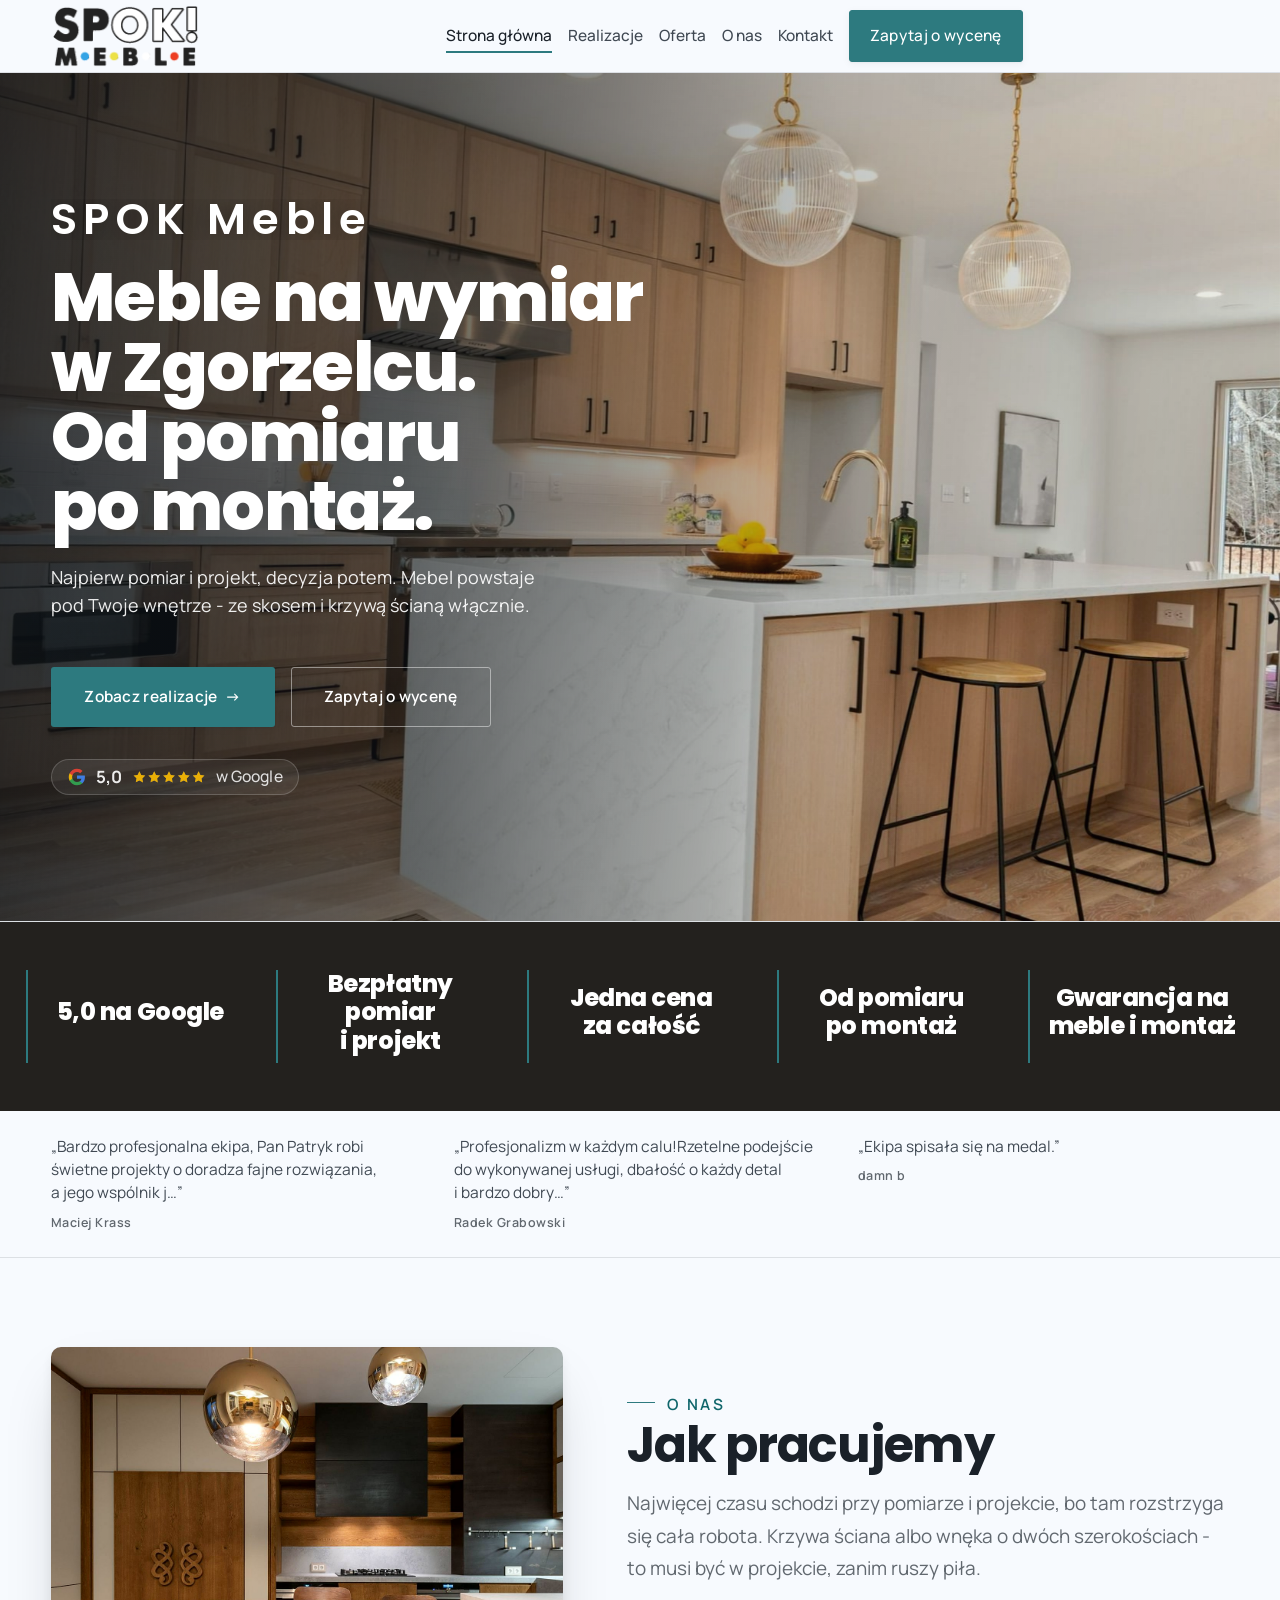
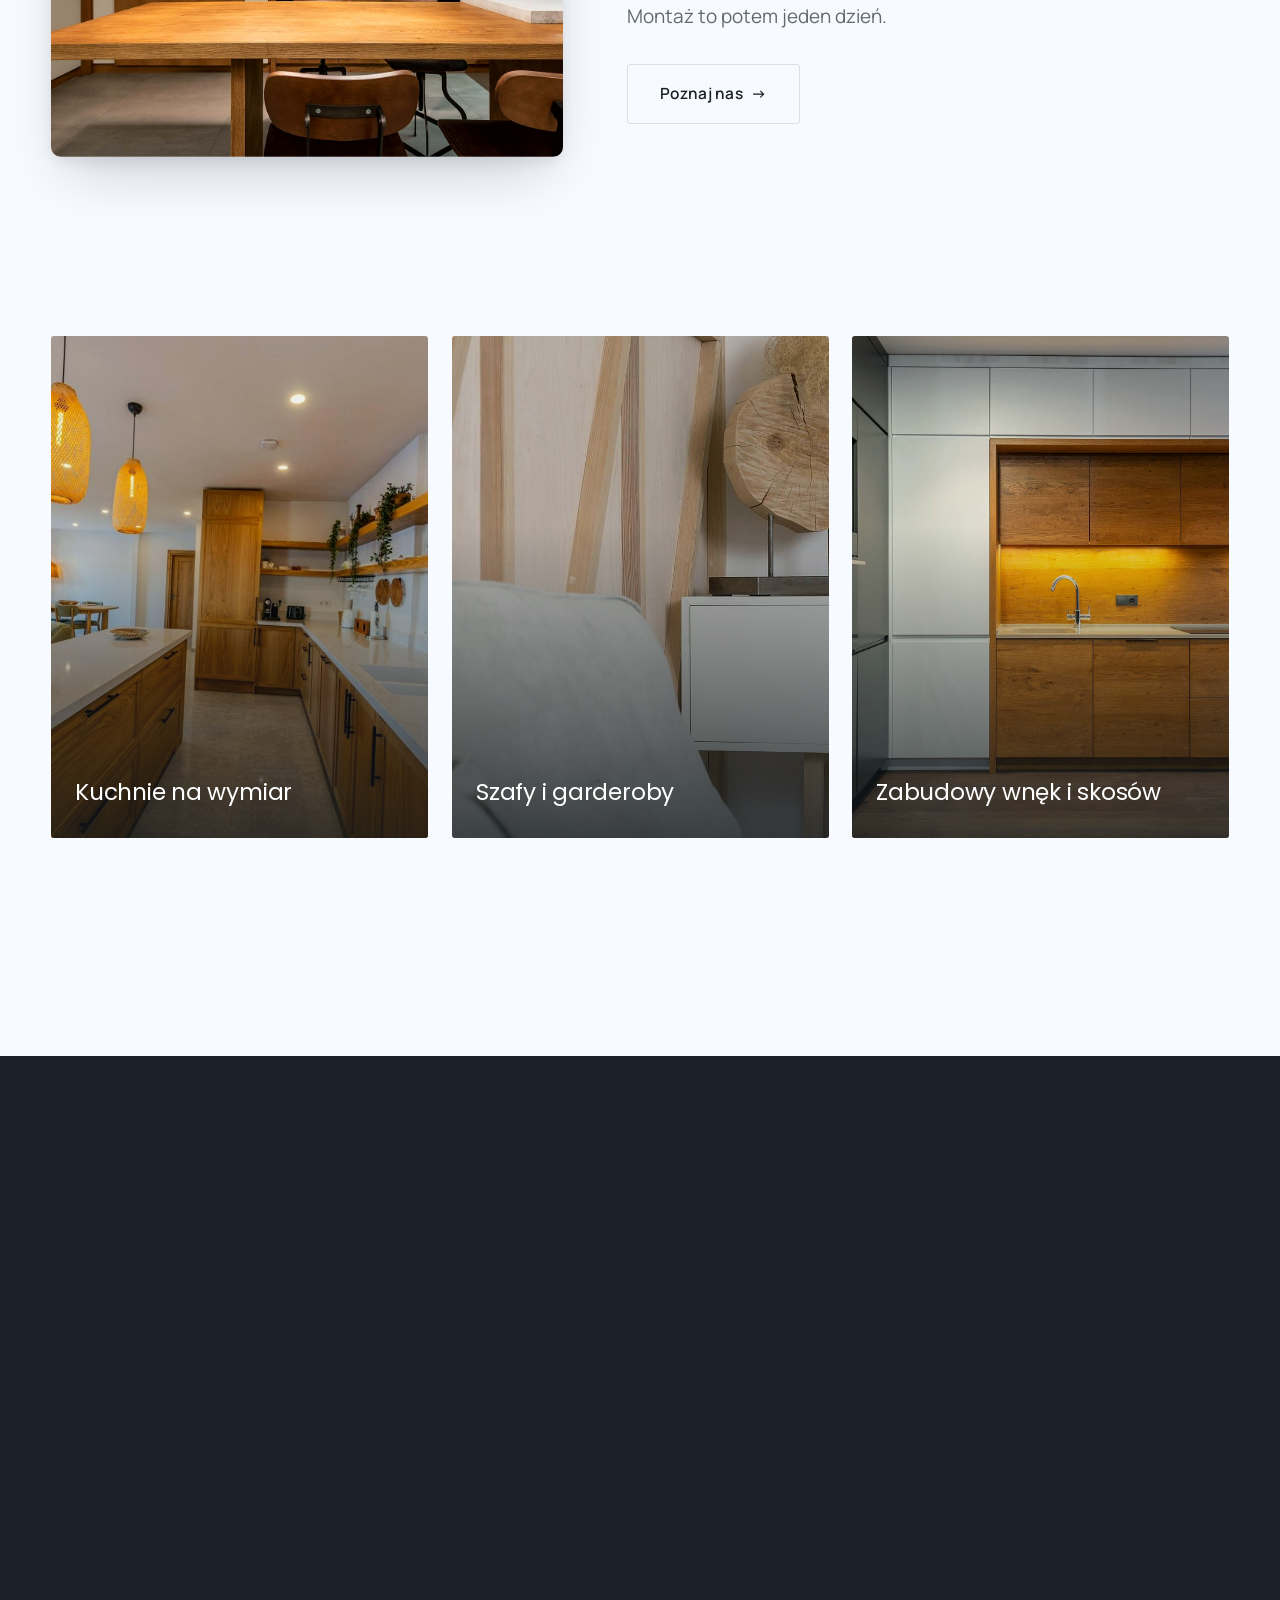
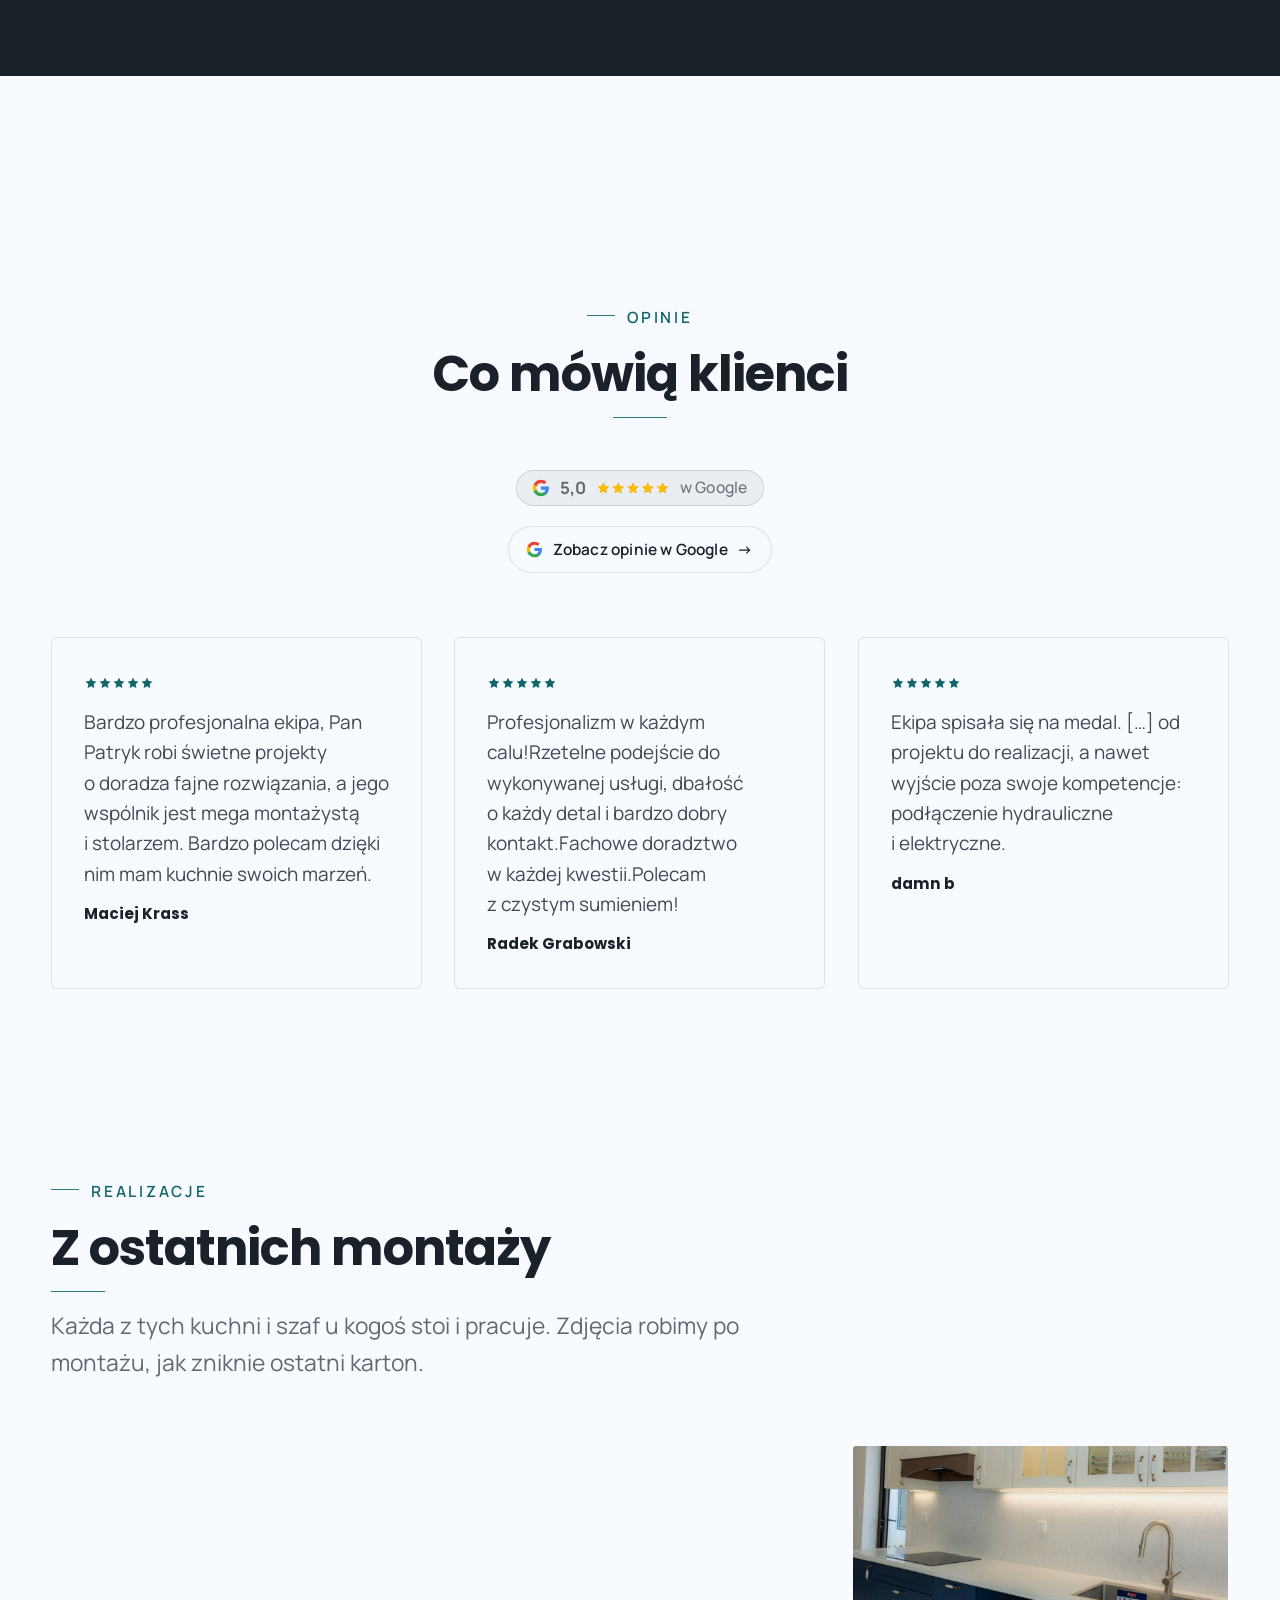
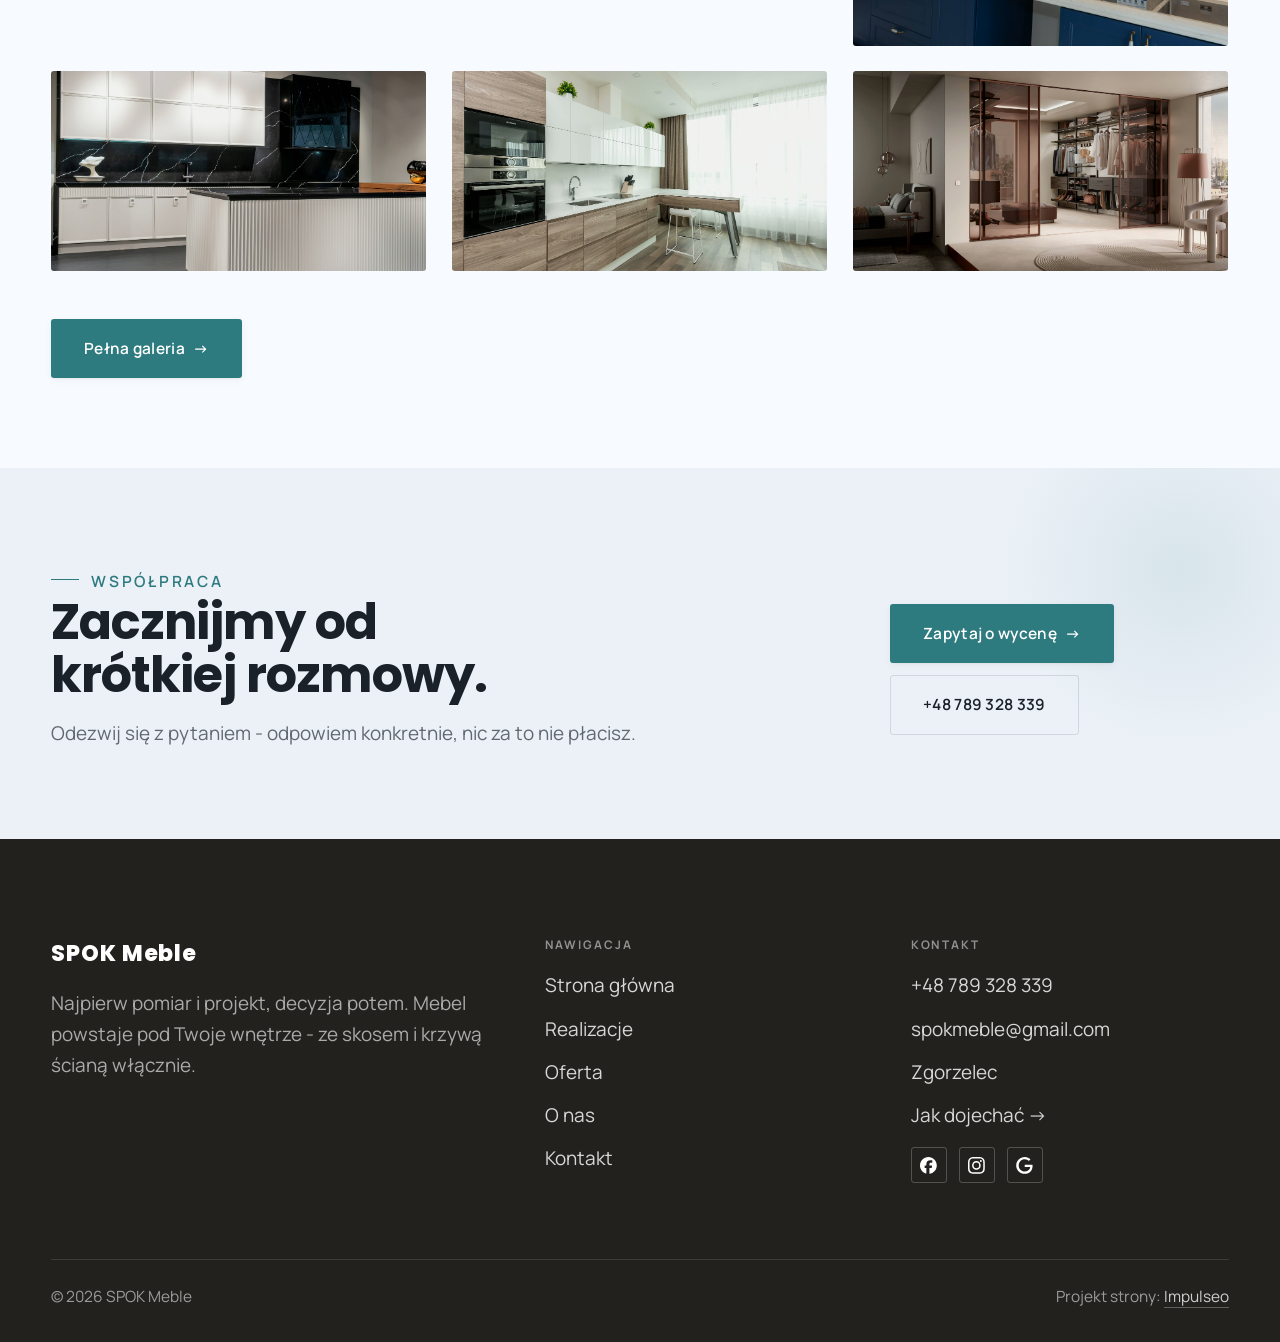
<file: index.html>
<!DOCTYPE html>
<html lang="pl">
<head>
<meta charset="UTF-8">
<meta name="viewport" content="width=device-width, initial-scale=1.0">
<title>SPOK Meble - meble na wymiar, kuchnie i szafy</title>
<meta name="description" content="Meble na wymiar w Zgorzelcu: kuchnie, szafy i zabudowy pod Twoje wnętrze. Bezpłatny pomiar i projekt, jedna cena, montaż z gwarancją. Zadzwoń: 789 328 339.">
<link rel="canonical" href="https://kris20032.github.io/spok-meble/">
<meta name="robots" content="noindex, nofollow">
<meta property="og:type" content="website">
<meta property="og:locale" content="pl_PL">
<meta property="og:site_name" content="SPOK Meble">
<meta property="og:title" content="SPOK Meble - meble na wymiar, kuchnie i szafy">
<meta property="og:description" content="Meble na wymiar w Zgorzelcu: kuchnie, szafy i zabudowy pod Twoje wnętrze. Bezpłatny pomiar i projekt, jedna cena, montaż z gwarancją. Zadzwoń: 789 328 339.">
<meta property="og:url" content="https://kris20032.github.io/spok-meble/">
<meta property="og:image" content="https://kris20032.github.io/spok-meble/img/og.jpg">
<meta property="og:image:width" content="1200">
<meta property="og:image:height" content="630">
<meta name="twitter:card" content="summary_large_image">
<script type="application/ld+json">{"@context": "https://schema.org", "@type": "HomeAndConstructionBusiness", "name": "SPOK Meble", "url": "https://kris20032.github.io/spok-meble/", "telephone": "+48789328339", "image": "https://kris20032.github.io/spok-meble/img/og.jpg", "areaServed": "Zgorzelec", "sameAs": ["https://www.facebook.com/p/SPOK-Meble-100088043043605/", "https://www.instagram.com/spok_meble/", "https://www.google.com/maps?cid=637314525857676813"]}</script>
<link rel="preconnect" href="https://fonts.googleapis.com">
<link rel="preconnect" href="https://fonts.gstatic.com" crossorigin>
<link href="https://fonts.googleapis.com/css2?family=Poppins:wght@500;600;700;800&family=Manrope:wght@400;500;600&display=swap" rel="stylesheet">
<link rel="stylesheet" href="assets/styles.css?v=f36c0eb1">
</head>
<body>

<header class="nav">
  <div class="wrap nav-inner">
    <a class="brand brand-has-logo" href="index.html"><img class="brand-logo" src="img/logo.png" alt="SPOK Meble" width="612" height="264" decoding="async"></a>
    <nav class="nav-links">
      <a href="index.html" class="active" aria-current="page">Strona główna</a>
      <a href="realizacje.html">Realizacje</a>
      <a href="oferta.html">Oferta</a>
      <a href="o-nas.html">O nas</a>
      <a href="kontakt.html">Kontakt</a>
      <a href="kontakt.html" class="btn btn-accent">Zapytaj o wycenę</a>
    </nav>
    <button class="nav-toggle" aria-label="Menu"><span></span><span></span><span></span></button>
  </div>
</header>

<main>
<section class="hero-cine">
  <img src="img/hero.jpg" fetchpriority="high" data-rotate="img/g1.jpg|img/g2.jpg" alt="SPOK Meble - Meble na wymiar w Zgorzelcu. Od pomiaru po montaż. " width="1802" height="1160">
  <div class="wrap">
    <div class="hero-copy">
      <div class="brandmark bm-l"><span class="bm-line"><span>SPOK Meble</span></span></div>
      <h1>Meble na wymiar w Zgorzelcu. Od pomiaru po montaż. </h1>
      <p class="lead">Najpierw pomiar i projekt, decyzja potem. Mebel powstaje pod Twoje wnętrze - ze skosem i krzywą ścianą włącznie.</p>
      <div class="hero-actions">
        <a href="realizacje.html" class="btn btn-accent">Zobacz realizacje <span class="arr">→</span></a>
        <a href="kontakt.html" class="btn btn-ghost btn-on-dark">Zapytaj o wycenę</a>
      </div>
      <div style="margin-top:var(--space-6);color:#fff;font-weight:600;letter-spacing:.02em;opacity:.92"><span class="g-badge"><svg class="gb-ico" viewBox="0 0 24 24" width="18" height="18" aria-hidden="true"><path fill="#4285F4" d="M22.56 12.25c0-.78-.07-1.53-.2-2.25H12v4.26h5.92c-.26 1.37-1.04 2.53-2.21 3.31v2.77h3.57c2.08-1.92 3.28-4.74 3.28-8.09z"/><path fill="#34A853" d="M12 23c2.97 0 5.46-.98 7.28-2.66l-3.57-2.77c-.98.66-2.23 1.06-3.71 1.06-2.86 0-5.29-1.93-6.16-4.53H2.18v2.84C3.99 20.53 7.7 23 12 23z"/><path fill="#FBBC05" d="M5.84 14.09c-.22-.66-.35-1.36-.35-2.09s.13-1.43.35-2.09V7.07H2.18C1.43 8.55 1 10.22 1 12s.43 3.45 1.18 4.93l2.85-2.22.81-.62z"/><path fill="#EA4335" d="M12 5.38c1.62 0 3.06.56 4.21 1.64l3.15-3.15C17.45 2.09 14.97 1 12 1 7.7 1 3.99 3.47 2.18 7.07l3.66 2.84c.87-2.6 3.3-4.53 6.16-4.53z"/></svg><b class="gb-ocena">5,0</b><svg class="gb-stars" viewBox="0 0 90 18" width="74" height="14.8" aria-hidden="true"><g fill="currentColor" opacity=".26"><path transform="translate(0,0)" d="M9 1.6l2.2 4.46 4.92.72-3.56 3.47.84 4.9L9 12.74l-4.4 2.31.84-4.9L1.88 6.68l4.92-.72L9 1.6Z"/><path transform="translate(18,0)" d="M9 1.6l2.2 4.46 4.92.72-3.56 3.47.84 4.9L9 12.74l-4.4 2.31.84-4.9L1.88 6.68l4.92-.72L9 1.6Z"/><path transform="translate(36,0)" d="M9 1.6l2.2 4.46 4.92.72-3.56 3.47.84 4.9L9 12.74l-4.4 2.31.84-4.9L1.88 6.68l4.92-.72L9 1.6Z"/><path transform="translate(54,0)" d="M9 1.6l2.2 4.46 4.92.72-3.56 3.47.84 4.9L9 12.74l-4.4 2.31.84-4.9L1.88 6.68l4.92-.72L9 1.6Z"/><path transform="translate(72,0)" d="M9 1.6l2.2 4.46 4.92.72-3.56 3.47.84 4.9L9 12.74l-4.4 2.31.84-4.9L1.88 6.68l4.92-.72L9 1.6Z"/></g><clipPath id="gs1000"><rect x="0" y="0" width="90.0" height="18"/></clipPath><g fill="#FBBC04" clip-path="url(#gs1000)"><path transform="translate(0,0)" d="M9 1.6l2.2 4.46 4.92.72-3.56 3.47.84 4.9L9 12.74l-4.4 2.31.84-4.9L1.88 6.68l4.92-.72L9 1.6Z"/><path transform="translate(18,0)" d="M9 1.6l2.2 4.46 4.92.72-3.56 3.47.84 4.9L9 12.74l-4.4 2.31.84-4.9L1.88 6.68l4.92-.72L9 1.6Z"/><path transform="translate(36,0)" d="M9 1.6l2.2 4.46 4.92.72-3.56 3.47.84 4.9L9 12.74l-4.4 2.31.84-4.9L1.88 6.68l4.92-.72L9 1.6Z"/><path transform="translate(54,0)" d="M9 1.6l2.2 4.46 4.92.72-3.56 3.47.84 4.9L9 12.74l-4.4 2.31.84-4.9L1.88 6.68l4.92-.72L9 1.6Z"/><path transform="translate(72,0)" d="M9 1.6l2.2 4.46 4.92.72-3.56 3.47.84 4.9L9 12.74l-4.4 2.31.84-4.9L1.88 6.68l4.92-.72L9 1.6Z"/></g></svg><span class="gb-txt">w Google</span></span></div>
    </div>
  </div>
</section>
<section class="strip n-5" style="padding-block:0">
  <div class="wrap">
    <div class="item reveal"><div class="k">5,0 na Google</div><div class="v"></div></div>
    <div class="item reveal"><div class="k">Bezpłatny pomiar i projekt</div><div class="v"></div></div>
    <div class="item reveal"><div class="k">Jedna cena za całość</div><div class="v"></div></div>
    <div class="item reveal"><div class="k">Od pomiaru po montaż</div><div class="v"></div></div>
    <div class="item reveal"><div class="k">Gwarancja na meble i montaż</div><div class="v"></div></div>
  </div>
</section>
<section class="opinie-mini" aria-label="Opinie klientów">
  <div class="wrap">
    <div class="om-row">
      <div class="om-item reveal"><blockquote>„Bardzo profesjonalna ekipa, Pan Patryk robi świetne projekty o doradza fajne rozwiązania, a jego wspólnik j…”</blockquote><span class="om-autor">Maciej Krass</span></div>
      <div class="om-item reveal"><blockquote>„Profesjonalizm w każdym calu!Rzetelne podejście do wykonywanej usługi, dbałość o każdy detal i bardzo dobry…”</blockquote><span class="om-autor">Radek Grabowski</span></div>
      <div class="om-item reveal"><blockquote>„Ekipa spisała się na medal.”</blockquote><span class="om-autor">damn b</span></div>
    </div>
  </div>
</section>
<section>
  <div class="wrap split">
    <div class="split-art reveal"><img src="img/g3.jpg" alt="SPOK Meble - realizacja" loading="lazy" width="1600" height="1068" decoding="async"></div>
    <div class="split-copy reveal">
      <span class="eyebrow">O nas</span>
      <h2>Jak pracujemy</h2>
      <p class="muted">Najwięcej czasu schodzi przy pomiarze i projekcie, bo tam rozstrzyga się cała robota. Krzywa ściana albo wnęka o dwóch szerokościach - to musi być w projekcie, zanim ruszy piła.</p>
      <p class="muted">Montaż to potem jeden dzień.</p>
      <a href="o-nas.html" class="btn btn-ghost">Poznaj nas <span class="arr">→</span></a>
    </div>
  </div>
</section>
<section class="gateways-band">
  <div class="wrap">
    <div class="gateways">
      <a href="oferta.html" class="gateway reveal"><img src="img/g4.jpg" alt="Kuchnie na wymiar" loading="lazy" width="1534" height="988" decoding="async"><span class="g-ttl">Kuchnie na wymiar</span></a>
      <a href="oferta.html" class="gateway reveal"><img src="img/g5.jpg" alt="Szafy i garderoby" loading="lazy" width="1600" height="1066" decoding="async"><span class="g-ttl">Szafy i garderoby</span></a>
      <a href="oferta.html" class="gateway reveal"><img src="img/g6.jpg" alt="Zabudowy wnęk i skosów" loading="lazy" width="2400" height="1602" decoding="async"><span class="g-ttl">Zabudowy wnęk i skosów</span></a>
    </div>
  </div>
</section>
<section class="stopklatka" aria-hidden="true">
  <div class="stk-bg" style="background-image:url(img/g8.jpg)"></div>
</section>
<section class="opinie">
  <div class="wrap">
    <div class="head center reveal">
      <span class="eyebrow">Opinie</span>
      <h2>Co mówią klienci</h2>
    </div>
    <p class="op-meta reveal"><span class="g-badge"><svg class="gb-ico" viewBox="0 0 24 24" width="18" height="18" aria-hidden="true"><path fill="#4285F4" d="M22.56 12.25c0-.78-.07-1.53-.2-2.25H12v4.26h5.92c-.26 1.37-1.04 2.53-2.21 3.31v2.77h3.57c2.08-1.92 3.28-4.74 3.28-8.09z"/><path fill="#34A853" d="M12 23c2.97 0 5.46-.98 7.28-2.66l-3.57-2.77c-.98.66-2.23 1.06-3.71 1.06-2.86 0-5.29-1.93-6.16-4.53H2.18v2.84C3.99 20.53 7.7 23 12 23z"/><path fill="#FBBC05" d="M5.84 14.09c-.22-.66-.35-1.36-.35-2.09s.13-1.43.35-2.09V7.07H2.18C1.43 8.55 1 10.22 1 12s.43 3.45 1.18 4.93l2.85-2.22.81-.62z"/><path fill="#EA4335" d="M12 5.38c1.62 0 3.06.56 4.21 1.64l3.15-3.15C17.45 2.09 14.97 1 12 1 7.7 1 3.99 3.47 2.18 7.07l3.66 2.84c.87-2.6 3.3-4.53 6.16-4.53z"/></svg><b class="gb-ocena">5,0</b><svg class="gb-stars" viewBox="0 0 90 18" width="74" height="14.8" aria-hidden="true"><g fill="currentColor" opacity=".26"><path transform="translate(0,0)" d="M9 1.6l2.2 4.46 4.92.72-3.56 3.47.84 4.9L9 12.74l-4.4 2.31.84-4.9L1.88 6.68l4.92-.72L9 1.6Z"/><path transform="translate(18,0)" d="M9 1.6l2.2 4.46 4.92.72-3.56 3.47.84 4.9L9 12.74l-4.4 2.31.84-4.9L1.88 6.68l4.92-.72L9 1.6Z"/><path transform="translate(36,0)" d="M9 1.6l2.2 4.46 4.92.72-3.56 3.47.84 4.9L9 12.74l-4.4 2.31.84-4.9L1.88 6.68l4.92-.72L9 1.6Z"/><path transform="translate(54,0)" d="M9 1.6l2.2 4.46 4.92.72-3.56 3.47.84 4.9L9 12.74l-4.4 2.31.84-4.9L1.88 6.68l4.92-.72L9 1.6Z"/><path transform="translate(72,0)" d="M9 1.6l2.2 4.46 4.92.72-3.56 3.47.84 4.9L9 12.74l-4.4 2.31.84-4.9L1.88 6.68l4.92-.72L9 1.6Z"/></g><clipPath id="gs1000"><rect x="0" y="0" width="90.0" height="18"/></clipPath><g fill="#FBBC04" clip-path="url(#gs1000)"><path transform="translate(0,0)" d="M9 1.6l2.2 4.46 4.92.72-3.56 3.47.84 4.9L9 12.74l-4.4 2.31.84-4.9L1.88 6.68l4.92-.72L9 1.6Z"/><path transform="translate(18,0)" d="M9 1.6l2.2 4.46 4.92.72-3.56 3.47.84 4.9L9 12.74l-4.4 2.31.84-4.9L1.88 6.68l4.92-.72L9 1.6Z"/><path transform="translate(36,0)" d="M9 1.6l2.2 4.46 4.92.72-3.56 3.47.84 4.9L9 12.74l-4.4 2.31.84-4.9L1.88 6.68l4.92-.72L9 1.6Z"/><path transform="translate(54,0)" d="M9 1.6l2.2 4.46 4.92.72-3.56 3.47.84 4.9L9 12.74l-4.4 2.31.84-4.9L1.88 6.68l4.92-.72L9 1.6Z"/><path transform="translate(72,0)" d="M9 1.6l2.2 4.46 4.92.72-3.56 3.47.84 4.9L9 12.74l-4.4 2.31.84-4.9L1.88 6.68l4.92-.72L9 1.6Z"/></g></svg><span class="gb-txt">w Google</span></span></p>
    <p class="op-meta reveal"><a class="op-google" href="https://www.google.com/maps?cid=637314525857676813" target="_blank" rel="noopener"><svg class="op-g-ico" viewBox="0 0 24 24" width="17" height="17" aria-hidden="true"><path fill="#4285F4" d="M22.56 12.25c0-.78-.07-1.53-.2-2.25H12v4.26h5.92c-.26 1.37-1.04 2.53-2.21 3.31v2.77h3.57c2.08-1.92 3.28-4.74 3.28-8.09z"/><path fill="#34A853" d="M12 23c2.97 0 5.46-.98 7.28-2.66l-3.57-2.77c-.98.66-2.23 1.06-3.71 1.06-2.86 0-5.29-1.93-6.16-4.53H2.18v2.84C3.99 20.53 7.7 23 12 23z"/><path fill="#FBBC05" d="M5.84 14.09c-.22-.66-.35-1.36-.35-2.09s.13-1.43.35-2.09V7.07H2.18C1.43 8.55 1 10.22 1 12s.43 3.45 1.18 4.93l2.85-2.22.81-.62z"/><path fill="#EA4335" d="M12 5.38c1.62 0 3.06.56 4.21 1.64l3.15-3.15C17.45 2.09 14.97 1 12 1 7.7 1 3.99 3.47 2.18 7.07l3.66 2.84c.87-2.6 3.3-4.53 6.16-4.53z"/></svg><span>Zobacz opinie w Google</span><span class="arr">→</span></a></p>
    <div class="opinie-grid">
      <figure class="op-card reveal"><span class="op-star"><svg class="ico-star" width="14" height="14" viewBox="0 0 24 24" style="vertical-align:-2px" aria-hidden="true"><path d="M12 2.8l2.85 5.8 6.4.93-4.63 4.5 1.1 6.37L12 17.4l-5.72 3 1.1-6.37-4.63-4.5 6.4-.93L12 2.8Z" fill="currentColor"/></svg><svg class="ico-star" width="14" height="14" viewBox="0 0 24 24" style="vertical-align:-2px" aria-hidden="true"><path d="M12 2.8l2.85 5.8 6.4.93-4.63 4.5 1.1 6.37L12 17.4l-5.72 3 1.1-6.37-4.63-4.5 6.4-.93L12 2.8Z" fill="currentColor"/></svg><svg class="ico-star" width="14" height="14" viewBox="0 0 24 24" style="vertical-align:-2px" aria-hidden="true"><path d="M12 2.8l2.85 5.8 6.4.93-4.63 4.5 1.1 6.37L12 17.4l-5.72 3 1.1-6.37-4.63-4.5 6.4-.93L12 2.8Z" fill="currentColor"/></svg><svg class="ico-star" width="14" height="14" viewBox="0 0 24 24" style="vertical-align:-2px" aria-hidden="true"><path d="M12 2.8l2.85 5.8 6.4.93-4.63 4.5 1.1 6.37L12 17.4l-5.72 3 1.1-6.37-4.63-4.5 6.4-.93L12 2.8Z" fill="currentColor"/></svg><svg class="ico-star" width="14" height="14" viewBox="0 0 24 24" style="vertical-align:-2px" aria-hidden="true"><path d="M12 2.8l2.85 5.8 6.4.93-4.63 4.5 1.1 6.37L12 17.4l-5.72 3 1.1-6.37-4.63-4.5 6.4-.93L12 2.8Z" fill="currentColor"/></svg></span><blockquote>Bardzo profesjonalna ekipa, Pan Patryk robi świetne projekty o doradza fajne rozwiązania, a jego wspólnik jest mega montażystą i stolarzem. Bardzo polecam dzięki nim mam kuchnie swoich marzeń.</blockquote><span class="op-autor">Maciej Krass</span></figure>
      <figure class="op-card reveal"><span class="op-star"><svg class="ico-star" width="14" height="14" viewBox="0 0 24 24" style="vertical-align:-2px" aria-hidden="true"><path d="M12 2.8l2.85 5.8 6.4.93-4.63 4.5 1.1 6.37L12 17.4l-5.72 3 1.1-6.37-4.63-4.5 6.4-.93L12 2.8Z" fill="currentColor"/></svg><svg class="ico-star" width="14" height="14" viewBox="0 0 24 24" style="vertical-align:-2px" aria-hidden="true"><path d="M12 2.8l2.85 5.8 6.4.93-4.63 4.5 1.1 6.37L12 17.4l-5.72 3 1.1-6.37-4.63-4.5 6.4-.93L12 2.8Z" fill="currentColor"/></svg><svg class="ico-star" width="14" height="14" viewBox="0 0 24 24" style="vertical-align:-2px" aria-hidden="true"><path d="M12 2.8l2.85 5.8 6.4.93-4.63 4.5 1.1 6.37L12 17.4l-5.72 3 1.1-6.37-4.63-4.5 6.4-.93L12 2.8Z" fill="currentColor"/></svg><svg class="ico-star" width="14" height="14" viewBox="0 0 24 24" style="vertical-align:-2px" aria-hidden="true"><path d="M12 2.8l2.85 5.8 6.4.93-4.63 4.5 1.1 6.37L12 17.4l-5.72 3 1.1-6.37-4.63-4.5 6.4-.93L12 2.8Z" fill="currentColor"/></svg><svg class="ico-star" width="14" height="14" viewBox="0 0 24 24" style="vertical-align:-2px" aria-hidden="true"><path d="M12 2.8l2.85 5.8 6.4.93-4.63 4.5 1.1 6.37L12 17.4l-5.72 3 1.1-6.37-4.63-4.5 6.4-.93L12 2.8Z" fill="currentColor"/></svg></span><blockquote>Profesjonalizm w każdym calu!Rzetelne podejście do wykonywanej usługi, dbałość o każdy detal i bardzo dobry kontakt.Fachowe doradztwo w każdej kwestii.Polecam z czystym sumieniem!</blockquote><span class="op-autor">Radek Grabowski</span></figure>
      <figure class="op-card reveal"><span class="op-star"><svg class="ico-star" width="14" height="14" viewBox="0 0 24 24" style="vertical-align:-2px" aria-hidden="true"><path d="M12 2.8l2.85 5.8 6.4.93-4.63 4.5 1.1 6.37L12 17.4l-5.72 3 1.1-6.37-4.63-4.5 6.4-.93L12 2.8Z" fill="currentColor"/></svg><svg class="ico-star" width="14" height="14" viewBox="0 0 24 24" style="vertical-align:-2px" aria-hidden="true"><path d="M12 2.8l2.85 5.8 6.4.93-4.63 4.5 1.1 6.37L12 17.4l-5.72 3 1.1-6.37-4.63-4.5 6.4-.93L12 2.8Z" fill="currentColor"/></svg><svg class="ico-star" width="14" height="14" viewBox="0 0 24 24" style="vertical-align:-2px" aria-hidden="true"><path d="M12 2.8l2.85 5.8 6.4.93-4.63 4.5 1.1 6.37L12 17.4l-5.72 3 1.1-6.37-4.63-4.5 6.4-.93L12 2.8Z" fill="currentColor"/></svg><svg class="ico-star" width="14" height="14" viewBox="0 0 24 24" style="vertical-align:-2px" aria-hidden="true"><path d="M12 2.8l2.85 5.8 6.4.93-4.63 4.5 1.1 6.37L12 17.4l-5.72 3 1.1-6.37-4.63-4.5 6.4-.93L12 2.8Z" fill="currentColor"/></svg><svg class="ico-star" width="14" height="14" viewBox="0 0 24 24" style="vertical-align:-2px" aria-hidden="true"><path d="M12 2.8l2.85 5.8 6.4.93-4.63 4.5 1.1 6.37L12 17.4l-5.72 3 1.1-6.37-4.63-4.5 6.4-.93L12 2.8Z" fill="currentColor"/></svg></span><blockquote>Ekipa spisała się na medal. […] od projektu do realizacji, a nawet wyjście poza swoje kompetencje: podłączenie hydrauliczne i elektryczne.</blockquote><span class="op-autor">damn b</span></figure>
    </div>
  </div>
</section>
<section>
  <div class="wrap">
    <div class="head reveal">
      <span class="eyebrow">Realizacje</span>
      <h2>Z ostatnich montaży</h2>
      <p>Każda z tych kuchni i szaf u kogoś stoi i pracuje. Zdjęcia robimy po montażu, jak zniknie ostatni karton.</p>
    </div>
    <div class="gallery">
      <div class="tile t-two3 reveal"><img src="img/g7.jpg" alt="SPOK Meble" loading="lazy" width="2274" height="1442" decoding="async"></div>
      <div class="tile t-third reveal"><img src="img/g9.jpg" alt="SPOK Meble" loading="lazy" width="2280" height="1452" decoding="async"></div>
      <div class="tile t-third reveal"><img src="img/g10.jpg" alt="SPOK Meble" loading="lazy" width="2350" height="1554" decoding="async"></div>
      <div class="tile t-third reveal"><img src="img/g11.jpg" alt="SPOK Meble" loading="lazy" width="2400" height="1810" decoding="async"></div>
      <div class="tile t-third reveal"><img src="img/g12.jpg" alt="SPOK Meble" loading="lazy" width="2400" height="1697" decoding="async"></div>
    </div>
    <div style="margin-top:var(--space-7)" class="reveal"><a href="realizacje.html" class="btn btn-accent">Pełna galeria <span class="arr">→</span></a></div>
  </div>
</section>
<section class="cta">
  <div class="wrap">
    <div class="reveal">
      <span class="eyebrow">Współpraca</span>
      <h2>Zacznijmy od krótkiej rozmowy.</h2>
      <p>Odezwij się z pytaniem - odpowiem konkretnie, nic za to nie płacisz.</p>
    </div>
    <div class="cta-actions reveal">
      <a href="kontakt.html" class="btn btn-light">Zapytaj o wycenę <span class="arr">→</span></a>
      <a href="tel:+48789328339" class="btn btn-ghost btn-ghost-cta">+48 789 328 339</a>
    </div>
  </div>
</section>
</main>

<footer>
  <div class="wrap">
    <div class="foot-grid">
      <div class="foot-brand">
        <div class="name">SPOK Meble</div>
        <p>Najpierw pomiar i projekt, decyzja potem. Mebel powstaje pod Twoje wnętrze - ze skosem i krzywą ścianą włącznie.</p>
      </div>
      <div class="foot-col">
        <h4>Nawigacja</h4>
        <a href="index.html">Strona główna</a>
        <a href="realizacje.html">Realizacje</a>
        <a href="oferta.html">Oferta</a>
        <a href="o-nas.html">O nas</a>
        <a href="kontakt.html">Kontakt</a>
      </div>
      <div class="foot-col">
        <h4>Kontakt</h4>
        <a href="tel:+48789328339">+48 789 328 339</a>
        <a href="mailto:spokmeble@gmail.com">spokmeble@gmail.com</a>
        <p>Zgorzelec</p>
        <a href="https://www.google.com/maps?cid=637314525857676813" target="_blank" rel="noopener">Jak dojechać →</a>
      <div class="foot-soc">
        <a class="soc" href="https://www.facebook.com/p/SPOK-Meble-100088043043605/" target="_blank" rel="noopener" aria-label="Facebook - SPOK Meble"><svg viewBox="0 0 24 24" aria-hidden="true" focusable="false"><path d="M9.101 23.691v-7.98H6.627v-3.667h2.474v-1.58c0-4.085 1.848-5.978 5.858-5.978.401 0 .955.042 1.468.103a8.68 8.68 0 0 1 1.141.195v3.325a8.623 8.623 0 0 0-.653-.036 26.805 26.805 0 0 0-.733-.009c-.707 0-1.259.096-1.675.309a1.686 1.686 0 0 0-.679.622c-.258.42-.374.995-.374 1.752v1.297h3.919l-.386 2.103-.287 1.564h-3.246v8.245C19.396 23.238 24 18.179 24 12.044c0-6.627-5.373-12-12-12s-12 5.373-12 12c0 5.628 3.874 10.35 9.101 11.647Z" fill="currentColor"/></svg></a>
        <a class="soc" href="https://www.instagram.com/spok_meble/" target="_blank" rel="noopener" aria-label="Instagram - SPOK Meble"><svg viewBox="0 0 24 24" aria-hidden="true" focusable="false"><path d="M7.0301.084c-1.2768.0602-2.1487.264-2.911.5634-.7888.3075-1.4575.72-2.1228 1.3877-.6652.6677-1.075 1.3368-1.3802 2.127-.2954.7638-.4956 1.6365-.552 2.914-.0564 1.2775-.0689 1.6882-.0626 4.947.0062 3.2586.0206 3.6671.0825 4.9473.061 1.2765.264 2.1482.5635 2.9107.308.7889.72 1.4573 1.388 2.1228.6679.6655 1.3365 1.0743 2.1285 1.38.7632.295 1.6361.4961 2.9134.552 1.2773.056 1.6884.069 4.9462.0627 3.2578-.0062 3.668-.0207 4.9478-.0814 1.28-.0607 2.147-.2652 2.9098-.5633.7889-.3086 1.4578-.72 2.1228-1.3881.665-.6682 1.0745-1.3378 1.3795-2.1284.2957-.7632.4966-1.636.552-2.9124.056-1.2809.0692-1.6898.063-4.948-.0063-3.2583-.021-3.6668-.0817-4.9465-.0607-1.2797-.264-2.1487-.5633-2.9117-.3084-.7889-.72-1.4568-1.3876-2.1228C21.2982 1.33 20.628.9208 19.8378.6165 19.074.321 18.2017.1197 16.9244.0645 15.6471.0093 15.236-.005 11.977.0014 8.718.0076 8.31.0215 7.0301.0839m.1402 21.6932c-1.17-.0509-1.8053-.2453-2.2287-.408-.5606-.216-.96-.4771-1.3819-.895-.422-.4178-.6811-.8186-.9-1.378-.1644-.4234-.3624-1.058-.4171-2.228-.0595-1.2645-.072-1.6442-.079-4.848-.007-3.2037.0053-3.583.0607-4.848.05-1.169.2456-1.805.408-2.2282.216-.5613.4762-.96.895-1.3816.4188-.4217.8184-.6814 1.3783-.9003.423-.1651 1.0575-.3614 2.227-.4171 1.2655-.06 1.6447-.072 4.848-.079 3.2033-.007 3.5835.005 4.8495.0608 1.169.0508 1.8053.2445 2.228.408.5608.216.96.4754 1.3816.895.4217.4194.6816.8176.9005 1.3787.1653.4217.3617 1.056.4169 2.2263.0602 1.2655.0739 1.645.0796 4.848.0058 3.203-.0055 3.5834-.061 4.848-.051 1.17-.245 1.8055-.408 2.2294-.216.5604-.4763.96-.8954 1.3814-.419.4215-.8181.6811-1.3783.9-.4224.1649-1.0577.3617-2.2262.4174-1.2656.0595-1.6448.072-4.8493.079-3.2045.007-3.5825-.006-4.848-.0608M16.953 5.5864A1.44 1.44 0 1 0 18.39 4.144a1.44 1.44 0 0 0-1.437 1.4424M5.8385 12.012c.0067 3.4032 2.7706 6.1557 6.173 6.1493 3.4026-.0065 6.157-2.7701 6.1506-6.1733-.0065-3.4032-2.771-6.1565-6.174-6.1498-3.403.0067-6.156 2.771-6.1496 6.1738M8 12.0077a4 4 0 1 1 4.008 3.9921A3.9996 3.9996 0 0 1 8 12.0077" fill="currentColor"/></svg></a>
        <a class="soc" href="https://www.google.com/maps?cid=637314525857676813" target="_blank" rel="noopener" aria-label="Google - SPOK Meble"><svg viewBox="0 0 24 24" aria-hidden="true" focusable="false"><path d="M12.48 10.92v3.28h7.84c-.24 1.84-.853 3.187-1.787 4.133-1.147 1.147-2.933 2.4-6.053 2.4-4.827 0-8.6-3.893-8.6-8.72s3.773-8.72 8.6-8.72c2.6 0 4.507 1.027 5.907 2.347l2.307-2.307C18.747 1.44 16.133 0 12.48 0 5.867 0 .307 5.387.307 12s5.56 12 12.173 12c3.573 0 6.267-1.173 8.373-3.36 2.16-2.16 2.84-5.213 2.84-7.667 0-.76-.053-1.467-.173-2.053H12.48z" fill="currentColor"/></svg></a>
      </div>
      </div>
    </div>
    <div class="foot-bot">
      <span>© 2026 SPOK Meble</span>
      <span>Projekt strony: <a class="foot-credit" href="https://impulseo.pl" target="_blank" rel="noopener">Impulseo</a></span>
    </div>
  </div>
</footer>
<div class="sticky-reserve"><a class="sr-book" href="kontakt.html">Zapytaj o wycenę</a><a class="sr-call" href="tel:+48789328339" aria-label="Zadzwoń"><svg class="ico-tel" width="16" height="16" viewBox="0 0 24 24" fill="none" aria-hidden="true"><path d="M6.6 10.8a15.5 15.5 0 0 0 6.6 6.6l2.2-2.2a1 1 0 0 1 1-.24 11.4 11.4 0 0 0 3.6.58 1 1 0 0 1 1 1V20a1 1 0 0 1-1 1A17 17 0 0 1 3 4a1 1 0 0 1 1-1h3.5a1 1 0 0 1 1 1c0 1.25.2 2.46.58 3.6a1 1 0 0 1-.25 1l-2.23 2.2Z" fill="currentColor"/></svg></a></div>
<div class="demo-wazne" data-do="2026-08-27" data-cykl="3" hidden><svg class="dw-ico" width="13" height="13" viewBox="0 0 24 24" fill="none" aria-hidden="true"><circle cx="12" cy="12" r="8.6" stroke="currentColor" stroke-width="1.8"/><path d="M12 7.2V12l3.3 2" stroke="currentColor" stroke-width="1.8" stroke-linecap="round"/></svg><span class="dw-txt"></span></div>

<script src="assets/main.js"></script>
</body>
</html>
</file>
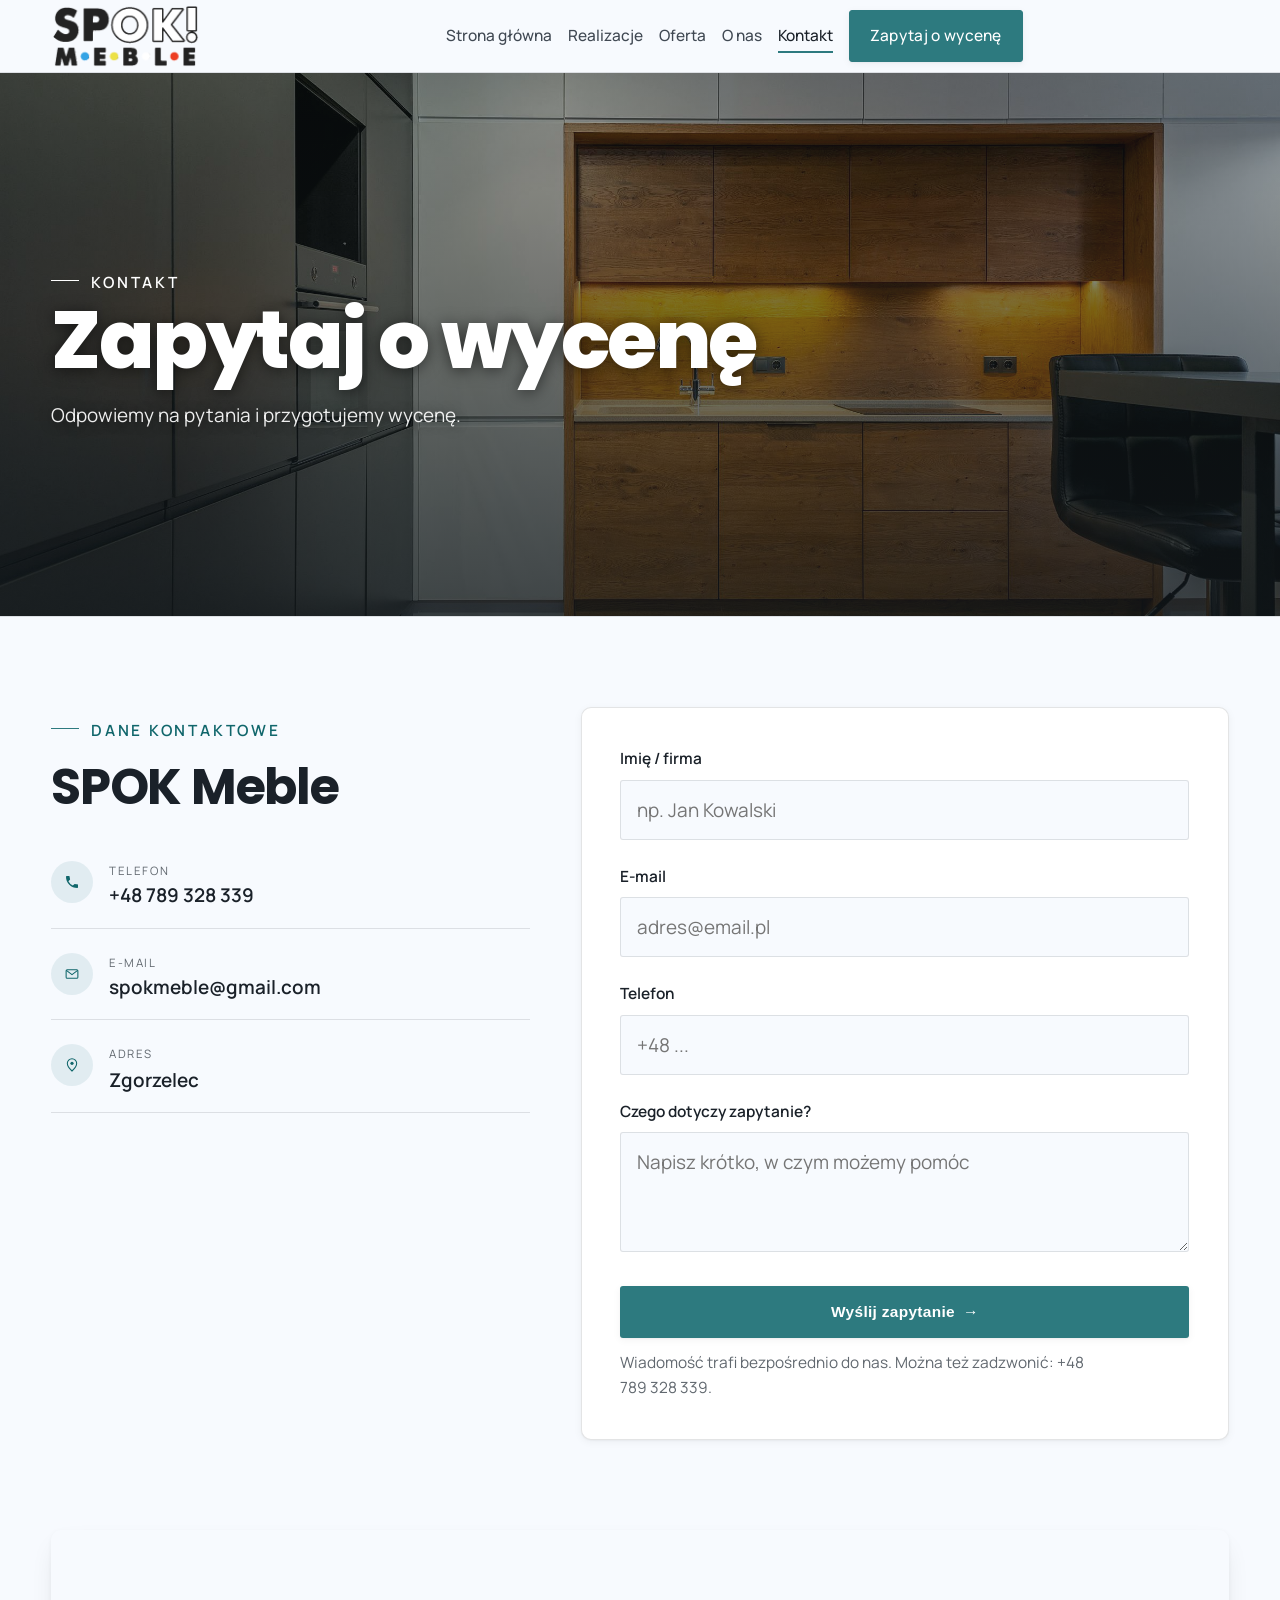
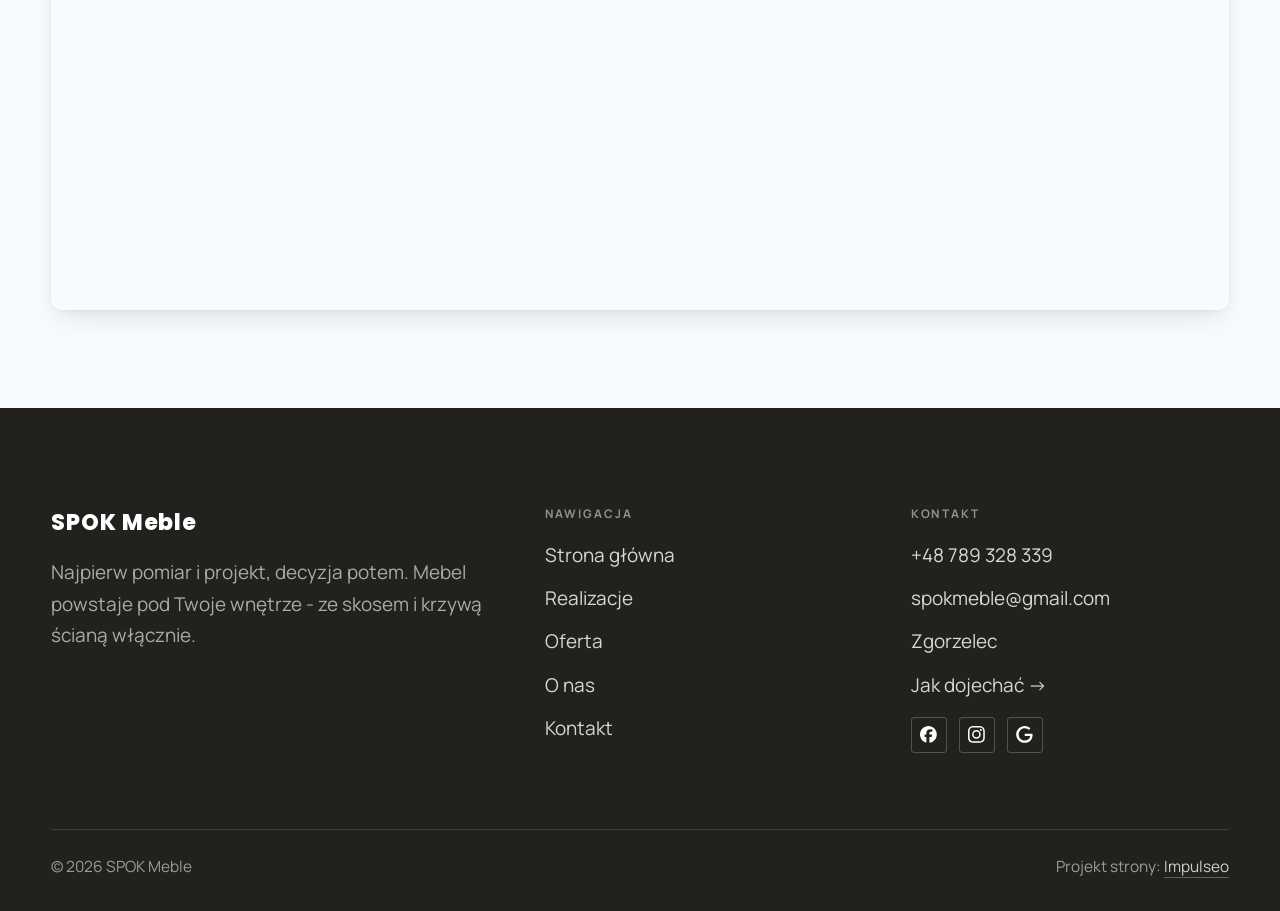
<file: kontakt.html>
<!DOCTYPE html>
<html lang="pl">
<head>
<meta charset="UTF-8">
<meta name="viewport" content="width=device-width, initial-scale=1.0">
<title>Kontakt - SPOK Meble</title>
<meta name="description" content="Kontakt SPOK Meble - Zgorzelec">
<link rel="canonical" href="https://kris20032.github.io/spok-meble/kontakt.html">
<meta name="robots" content="noindex, nofollow">
<meta property="og:type" content="website">
<meta property="og:locale" content="pl_PL">
<meta property="og:site_name" content="SPOK Meble">
<meta property="og:title" content="Kontakt - SPOK Meble">
<meta property="og:description" content="Kontakt SPOK Meble - Zgorzelec">
<meta property="og:url" content="https://kris20032.github.io/spok-meble/kontakt.html">
<meta property="og:image" content="https://kris20032.github.io/spok-meble/img/og.jpg">
<meta property="og:image:width" content="1200">
<meta property="og:image:height" content="630">
<meta name="twitter:card" content="summary_large_image">
<link rel="preconnect" href="https://fonts.googleapis.com">
<link rel="preconnect" href="https://fonts.gstatic.com" crossorigin>
<link href="https://fonts.googleapis.com/css2?family=Poppins:wght@500;600;700;800&family=Manrope:wght@400;500;600&display=swap" rel="stylesheet">
<link rel="stylesheet" href="assets/styles.css?v=f36c0eb1">
</head>
<body>

<header class="nav">
  <div class="wrap nav-inner">
    <a class="brand brand-has-logo" href="index.html"><img class="brand-logo" src="img/logo.png" alt="SPOK Meble" width="612" height="264" decoding="async"></a>
    <nav class="nav-links">
      <a href="index.html">Strona główna</a>
      <a href="realizacje.html">Realizacje</a>
      <a href="oferta.html">Oferta</a>
      <a href="o-nas.html">O nas</a>
      <a href="kontakt.html" class="active" aria-current="page">Kontakt</a>
      <a href="kontakt.html" class="btn btn-accent">Zapytaj o wycenę</a>
    </nav>
    <button class="nav-toggle" aria-label="Menu"><span></span><span></span><span></span></button>
  </div>
</header>

<main>
<section class="pagehead">
  <img src="img/g6.jpg" alt="SPOK Meble - Zapytaj o wycenę" width="2400" height="1602" decoding="async">
  <div class="wrap">
    <span class="eyebrow">Kontakt</span>
    <h1>Zapytaj o wycenę</h1>
    <p>Odpowiemy na pytania i przygotujemy wycenę.</p>
  </div>
</section>
<section>
  <div class="wrap contact-grid">
    <div class="reveal">
      <span class="eyebrow">Dane kontaktowe</span>
      <h2 style="margin:var(--space-4) 0 var(--space-6)">SPOK Meble</h2>
      <div class="info-list">
        <div class="info-row"><div class="ic"><svg class="ico-tel" width="16" height="16" viewBox="0 0 24 24" fill="none" aria-hidden="true"><path d="M6.6 10.8a15.5 15.5 0 0 0 6.6 6.6l2.2-2.2a1 1 0 0 1 1-.24 11.4 11.4 0 0 0 3.6.58 1 1 0 0 1 1 1V20a1 1 0 0 1-1 1A17 17 0 0 1 3 4a1 1 0 0 1 1-1h3.5a1 1 0 0 1 1 1c0 1.25.2 2.46.58 3.6a1 1 0 0 1-.25 1l-2.23 2.2Z" fill="currentColor"/></svg></div><div><div class="lbl">Telefon</div><a class="val" href="tel:+48789328339">+48 789 328 339</a></div></div>
        <div class="info-row"><div class="ic"><svg class="ico-mail" width="16" height="16" viewBox="0 0 24 24" fill="none" aria-hidden="true"><rect x="3.2" y="5.5" width="17.6" height="13" rx="1.6" stroke="currentColor" stroke-width="1.6"/><path d="M4 7l8 6 8-6" stroke="currentColor" stroke-width="1.6" stroke-linecap="round" stroke-linejoin="round"/></svg></div><div><div class="lbl">E-mail</div><a class="val" href="mailto:spokmeble@gmail.com">spokmeble@gmail.com</a></div></div>
        <div class="info-row"><div class="ic"><svg class="ico-pin" width="16" height="16" viewBox="0 0 24 24" fill="none" aria-hidden="true"><path d="M12 21s7-6.1 7-11.5A7 7 0 0 0 5 9.5C5 14.9 12 21 12 21Z" stroke="currentColor" stroke-width="1.6" fill="none"/><circle cx="12" cy="9.5" r="2.4" fill="currentColor"/></svg></div><div><div class="lbl">Adres</div><div class="val">Zgorzelec</div></div></div>
      </div>
    </div>
    <div class="reveal">
      <form class="form" action="https://formsubmit.co/spokmeble@gmail.com" method="POST">
        <input type="hidden" name="_subject" value="Zapytanie ze strony SPOK Meble">
        <input type="hidden" name="_captcha" value="false">
        <input type="hidden" name="_template" value="table">
        <div class="fld"><label for="name">Imię / firma</label><input id="name" name="name" type="text" placeholder="np. Jan Kowalski" required></div>
        <div class="fld"><label for="email">E-mail</label><input id="email" name="email" type="email" placeholder="adres@email.pl" required></div>
        <div class="fld"><label for="phone">Telefon</label><input id="phone" name="phone" type="tel" placeholder="+48 ..."></div>
        <div class="fld"><label for="msg">Czego dotyczy zapytanie?</label><textarea id="msg" name="message" placeholder="Napisz krótko, w czym możemy pomóc" required></textarea></div>
        <button type="submit" class="btn btn-accent" style="width:100%;justify-content:center">Wyślij zapytanie <span class="arr">→</span></button>
        <p class="note">Wiadomość trafi bezpośrednio do nas. Można też zadzwonić: +48 789 328 339.</p>
      </form>
    </div>
  </div>
</section>
<section style="padding-top:0">
  <div class="wrap reveal">
    <iframe class="map" title="SPOK Meble - Zgorzelec" src="https://maps.google.com/maps?q=SPOK%20Meble%20Zgorzelec&z=15&output=embed" loading="lazy" referrerpolicy="no-referrer-when-downgrade"></iframe>
  </div>
</section>
</main>

<footer>
  <div class="wrap">
    <div class="foot-grid">
      <div class="foot-brand">
        <div class="name">SPOK Meble</div>
        <p>Najpierw pomiar i projekt, decyzja potem. Mebel powstaje pod Twoje wnętrze - ze skosem i krzywą ścianą włącznie.</p>
      </div>
      <div class="foot-col">
        <h4>Nawigacja</h4>
        <a href="index.html">Strona główna</a>
        <a href="realizacje.html">Realizacje</a>
        <a href="oferta.html">Oferta</a>
        <a href="o-nas.html">O nas</a>
        <a href="kontakt.html">Kontakt</a>
      </div>
      <div class="foot-col">
        <h4>Kontakt</h4>
        <a href="tel:+48789328339">+48 789 328 339</a>
        <a href="mailto:spokmeble@gmail.com">spokmeble@gmail.com</a>
        <p>Zgorzelec</p>
        <a href="https://www.google.com/maps?cid=637314525857676813" target="_blank" rel="noopener">Jak dojechać →</a>
      <div class="foot-soc">
        <a class="soc" href="https://www.facebook.com/p/SPOK-Meble-100088043043605/" target="_blank" rel="noopener" aria-label="Facebook - SPOK Meble"><svg viewBox="0 0 24 24" aria-hidden="true" focusable="false"><path d="M9.101 23.691v-7.98H6.627v-3.667h2.474v-1.58c0-4.085 1.848-5.978 5.858-5.978.401 0 .955.042 1.468.103a8.68 8.68 0 0 1 1.141.195v3.325a8.623 8.623 0 0 0-.653-.036 26.805 26.805 0 0 0-.733-.009c-.707 0-1.259.096-1.675.309a1.686 1.686 0 0 0-.679.622c-.258.42-.374.995-.374 1.752v1.297h3.919l-.386 2.103-.287 1.564h-3.246v8.245C19.396 23.238 24 18.179 24 12.044c0-6.627-5.373-12-12-12s-12 5.373-12 12c0 5.628 3.874 10.35 9.101 11.647Z" fill="currentColor"/></svg></a>
        <a class="soc" href="https://www.instagram.com/spok_meble/" target="_blank" rel="noopener" aria-label="Instagram - SPOK Meble"><svg viewBox="0 0 24 24" aria-hidden="true" focusable="false"><path d="M7.0301.084c-1.2768.0602-2.1487.264-2.911.5634-.7888.3075-1.4575.72-2.1228 1.3877-.6652.6677-1.075 1.3368-1.3802 2.127-.2954.7638-.4956 1.6365-.552 2.914-.0564 1.2775-.0689 1.6882-.0626 4.947.0062 3.2586.0206 3.6671.0825 4.9473.061 1.2765.264 2.1482.5635 2.9107.308.7889.72 1.4573 1.388 2.1228.6679.6655 1.3365 1.0743 2.1285 1.38.7632.295 1.6361.4961 2.9134.552 1.2773.056 1.6884.069 4.9462.0627 3.2578-.0062 3.668-.0207 4.9478-.0814 1.28-.0607 2.147-.2652 2.9098-.5633.7889-.3086 1.4578-.72 2.1228-1.3881.665-.6682 1.0745-1.3378 1.3795-2.1284.2957-.7632.4966-1.636.552-2.9124.056-1.2809.0692-1.6898.063-4.948-.0063-3.2583-.021-3.6668-.0817-4.9465-.0607-1.2797-.264-2.1487-.5633-2.9117-.3084-.7889-.72-1.4568-1.3876-2.1228C21.2982 1.33 20.628.9208 19.8378.6165 19.074.321 18.2017.1197 16.9244.0645 15.6471.0093 15.236-.005 11.977.0014 8.718.0076 8.31.0215 7.0301.0839m.1402 21.6932c-1.17-.0509-1.8053-.2453-2.2287-.408-.5606-.216-.96-.4771-1.3819-.895-.422-.4178-.6811-.8186-.9-1.378-.1644-.4234-.3624-1.058-.4171-2.228-.0595-1.2645-.072-1.6442-.079-4.848-.007-3.2037.0053-3.583.0607-4.848.05-1.169.2456-1.805.408-2.2282.216-.5613.4762-.96.895-1.3816.4188-.4217.8184-.6814 1.3783-.9003.423-.1651 1.0575-.3614 2.227-.4171 1.2655-.06 1.6447-.072 4.848-.079 3.2033-.007 3.5835.005 4.8495.0608 1.169.0508 1.8053.2445 2.228.408.5608.216.96.4754 1.3816.895.4217.4194.6816.8176.9005 1.3787.1653.4217.3617 1.056.4169 2.2263.0602 1.2655.0739 1.645.0796 4.848.0058 3.203-.0055 3.5834-.061 4.848-.051 1.17-.245 1.8055-.408 2.2294-.216.5604-.4763.96-.8954 1.3814-.419.4215-.8181.6811-1.3783.9-.4224.1649-1.0577.3617-2.2262.4174-1.2656.0595-1.6448.072-4.8493.079-3.2045.007-3.5825-.006-4.848-.0608M16.953 5.5864A1.44 1.44 0 1 0 18.39 4.144a1.44 1.44 0 0 0-1.437 1.4424M5.8385 12.012c.0067 3.4032 2.7706 6.1557 6.173 6.1493 3.4026-.0065 6.157-2.7701 6.1506-6.1733-.0065-3.4032-2.771-6.1565-6.174-6.1498-3.403.0067-6.156 2.771-6.1496 6.1738M8 12.0077a4 4 0 1 1 4.008 3.9921A3.9996 3.9996 0 0 1 8 12.0077" fill="currentColor"/></svg></a>
        <a class="soc" href="https://www.google.com/maps?cid=637314525857676813" target="_blank" rel="noopener" aria-label="Google - SPOK Meble"><svg viewBox="0 0 24 24" aria-hidden="true" focusable="false"><path d="M12.48 10.92v3.28h7.84c-.24 1.84-.853 3.187-1.787 4.133-1.147 1.147-2.933 2.4-6.053 2.4-4.827 0-8.6-3.893-8.6-8.72s3.773-8.72 8.6-8.72c2.6 0 4.507 1.027 5.907 2.347l2.307-2.307C18.747 1.44 16.133 0 12.48 0 5.867 0 .307 5.387.307 12s5.56 12 12.173 12c3.573 0 6.267-1.173 8.373-3.36 2.16-2.16 2.84-5.213 2.84-7.667 0-.76-.053-1.467-.173-2.053H12.48z" fill="currentColor"/></svg></a>
      </div>
      </div>
    </div>
    <div class="foot-bot">
      <span>© 2026 SPOK Meble</span>
      <span>Projekt strony: <a class="foot-credit" href="https://impulseo.pl" target="_blank" rel="noopener">Impulseo</a></span>
    </div>
  </div>
</footer>
<div class="sticky-reserve"><a class="sr-book" href="kontakt.html">Zapytaj o wycenę</a><a class="sr-call" href="tel:+48789328339" aria-label="Zadzwoń"><svg class="ico-tel" width="16" height="16" viewBox="0 0 24 24" fill="none" aria-hidden="true"><path d="M6.6 10.8a15.5 15.5 0 0 0 6.6 6.6l2.2-2.2a1 1 0 0 1 1-.24 11.4 11.4 0 0 0 3.6.58 1 1 0 0 1 1 1V20a1 1 0 0 1-1 1A17 17 0 0 1 3 4a1 1 0 0 1 1-1h3.5a1 1 0 0 1 1 1c0 1.25.2 2.46.58 3.6a1 1 0 0 1-.25 1l-2.23 2.2Z" fill="currentColor"/></svg></a></div>
<div class="demo-wazne" data-do="2026-08-27" data-cykl="3" hidden><svg class="dw-ico" width="13" height="13" viewBox="0 0 24 24" fill="none" aria-hidden="true"><circle cx="12" cy="12" r="8.6" stroke="currentColor" stroke-width="1.8"/><path d="M12 7.2V12l3.3 2" stroke="currentColor" stroke-width="1.8" stroke-linecap="round"/></svg><span class="dw-txt"></span></div>

<script src="assets/main.js"></script>
</body>
</html>
</file>
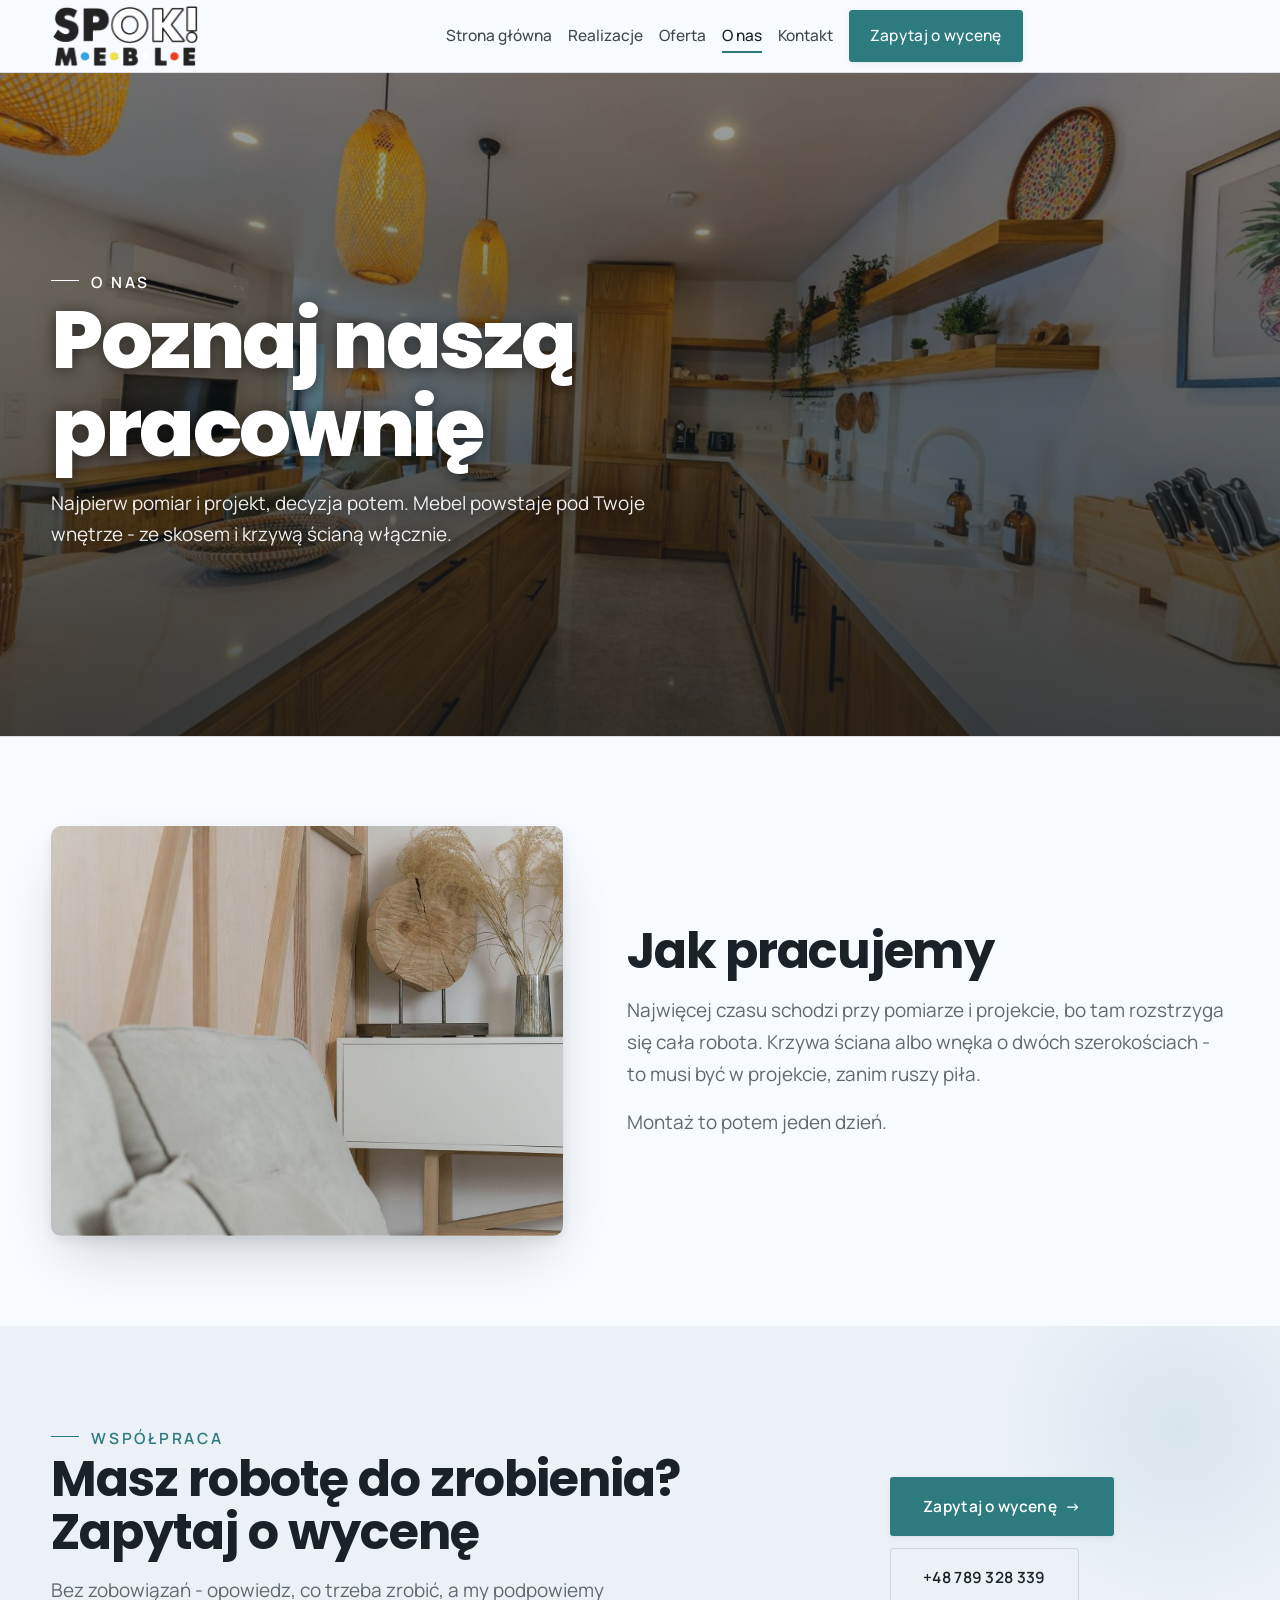
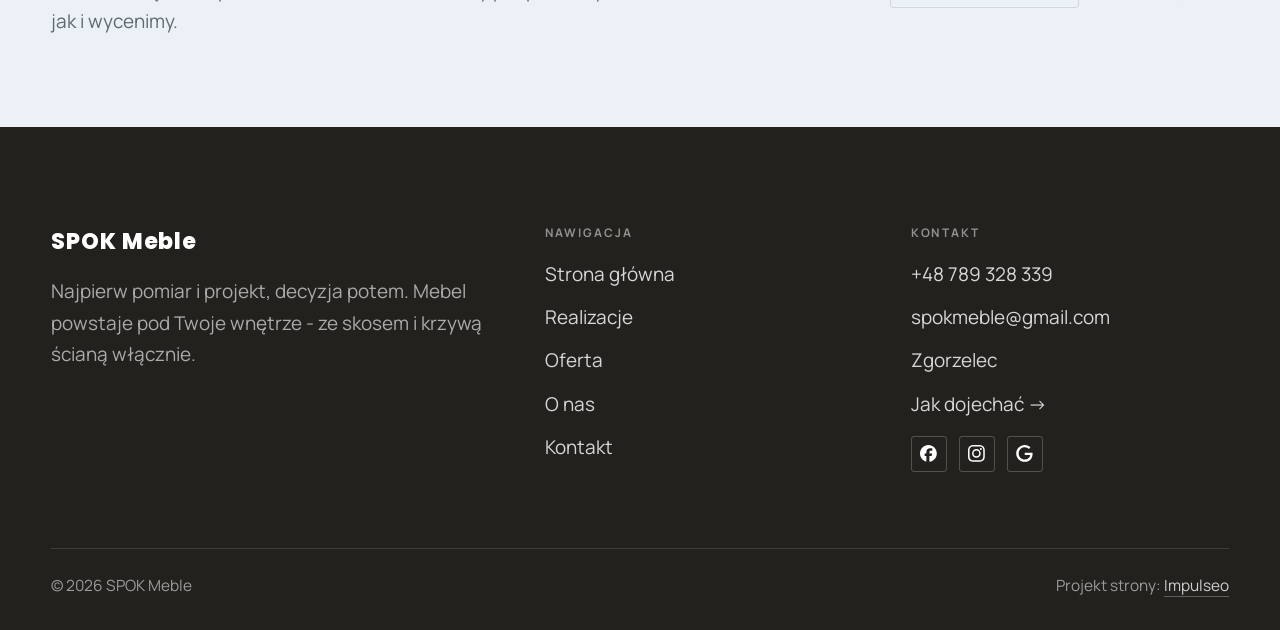
<file: o-nas.html>
<!DOCTYPE html>
<html lang="pl">
<head>
<meta charset="UTF-8">
<meta name="viewport" content="width=device-width, initial-scale=1.0">
<title>O nas - SPOK Meble</title>
<meta name="description" content="Meble na wymiar w Zgorzelcu: kuchnie, szafy i zabudowy pod Twoje wnętrze. Bezpłatny pomiar i projekt, jedna cena, montaż z gwarancją. Zadzwoń: 789 328 339.">
<link rel="canonical" href="https://kris20032.github.io/spok-meble/o-nas.html">
<meta name="robots" content="noindex, nofollow">
<meta property="og:type" content="website">
<meta property="og:locale" content="pl_PL">
<meta property="og:site_name" content="SPOK Meble">
<meta property="og:title" content="O nas - SPOK Meble">
<meta property="og:description" content="Meble na wymiar w Zgorzelcu: kuchnie, szafy i zabudowy pod Twoje wnętrze. Bezpłatny pomiar i projekt, jedna cena, montaż z gwarancją. Zadzwoń: 789 328 339.">
<meta property="og:url" content="https://kris20032.github.io/spok-meble/o-nas.html">
<meta property="og:image" content="https://kris20032.github.io/spok-meble/img/og.jpg">
<meta property="og:image:width" content="1200">
<meta property="og:image:height" content="630">
<meta name="twitter:card" content="summary_large_image">
<link rel="preconnect" href="https://fonts.googleapis.com">
<link rel="preconnect" href="https://fonts.gstatic.com" crossorigin>
<link href="https://fonts.googleapis.com/css2?family=Poppins:wght@500;600;700;800&family=Manrope:wght@400;500;600&display=swap" rel="stylesheet">
<link rel="stylesheet" href="assets/styles.css?v=f36c0eb1">
</head>
<body>

<header class="nav">
  <div class="wrap nav-inner">
    <a class="brand brand-has-logo" href="index.html"><img class="brand-logo" src="img/logo.png" alt="SPOK Meble" width="612" height="264" decoding="async"></a>
    <nav class="nav-links">
      <a href="index.html">Strona główna</a>
      <a href="realizacje.html">Realizacje</a>
      <a href="oferta.html">Oferta</a>
      <a href="o-nas.html" class="active" aria-current="page">O nas</a>
      <a href="kontakt.html">Kontakt</a>
      <a href="kontakt.html" class="btn btn-accent">Zapytaj o wycenę</a>
    </nav>
    <button class="nav-toggle" aria-label="Menu"><span></span><span></span><span></span></button>
  </div>
</header>

<main>
<section class="pagehead">
  <img src="img/g4.jpg" alt="SPOK Meble - Poznaj naszą pracownię" width="1534" height="988" decoding="async">
  <div class="wrap">
    <span class="eyebrow">O nas</span>
    <h1>Poznaj naszą pracownię</h1>
    <p>Najpierw pomiar i projekt, decyzja potem. Mebel powstaje pod Twoje wnętrze - ze skosem i krzywą ścianą włącznie.</p>
  </div>
</section>
<section>
  <div class="wrap split">
    <div class="split-art reveal"><img src="img/g5.jpg" alt="SPOK Meble" loading="lazy" width="1600" height="1066" decoding="async"></div>
    <div class="split-copy reveal">
      <h2>Jak pracujemy</h2>
      <p class="muted">Najwięcej czasu schodzi przy pomiarze i projekcie, bo tam rozstrzyga się cała robota. Krzywa ściana albo wnęka o dwóch szerokościach - to musi być w projekcie, zanim ruszy piła.</p>
      <p class="muted">Montaż to potem jeden dzień.</p>
    </div>
  </div>
</section>


<section class="cta">
  <div class="wrap">
    <div class="reveal">
      <span class="eyebrow">Współpraca</span>
      <h2>Masz robotę do zrobienia? Zapytaj o wycenę</h2>
      <p>Bez zobowiązań - opowiedz, co trzeba zrobić, a my podpowiemy jak i wycenimy.</p>
    </div>
    <div class="cta-actions reveal">
      <a href="kontakt.html" class="btn btn-light">Zapytaj o wycenę <span class="arr">→</span></a>
      <a href="tel:+48789328339" class="btn btn-ghost btn-ghost-cta">+48 789 328 339</a>
    </div>
  </div>
</section>
</main>

<footer>
  <div class="wrap">
    <div class="foot-grid">
      <div class="foot-brand">
        <div class="name">SPOK Meble</div>
        <p>Najpierw pomiar i projekt, decyzja potem. Mebel powstaje pod Twoje wnętrze - ze skosem i krzywą ścianą włącznie.</p>
      </div>
      <div class="foot-col">
        <h4>Nawigacja</h4>
        <a href="index.html">Strona główna</a>
        <a href="realizacje.html">Realizacje</a>
        <a href="oferta.html">Oferta</a>
        <a href="o-nas.html">O nas</a>
        <a href="kontakt.html">Kontakt</a>
      </div>
      <div class="foot-col">
        <h4>Kontakt</h4>
        <a href="tel:+48789328339">+48 789 328 339</a>
        <a href="mailto:spokmeble@gmail.com">spokmeble@gmail.com</a>
        <p>Zgorzelec</p>
        <a href="https://www.google.com/maps?cid=637314525857676813" target="_blank" rel="noopener">Jak dojechać →</a>
      <div class="foot-soc">
        <a class="soc" href="https://www.facebook.com/p/SPOK-Meble-100088043043605/" target="_blank" rel="noopener" aria-label="Facebook - SPOK Meble"><svg viewBox="0 0 24 24" aria-hidden="true" focusable="false"><path d="M9.101 23.691v-7.98H6.627v-3.667h2.474v-1.58c0-4.085 1.848-5.978 5.858-5.978.401 0 .955.042 1.468.103a8.68 8.68 0 0 1 1.141.195v3.325a8.623 8.623 0 0 0-.653-.036 26.805 26.805 0 0 0-.733-.009c-.707 0-1.259.096-1.675.309a1.686 1.686 0 0 0-.679.622c-.258.42-.374.995-.374 1.752v1.297h3.919l-.386 2.103-.287 1.564h-3.246v8.245C19.396 23.238 24 18.179 24 12.044c0-6.627-5.373-12-12-12s-12 5.373-12 12c0 5.628 3.874 10.35 9.101 11.647Z" fill="currentColor"/></svg></a>
        <a class="soc" href="https://www.instagram.com/spok_meble/" target="_blank" rel="noopener" aria-label="Instagram - SPOK Meble"><svg viewBox="0 0 24 24" aria-hidden="true" focusable="false"><path d="M7.0301.084c-1.2768.0602-2.1487.264-2.911.5634-.7888.3075-1.4575.72-2.1228 1.3877-.6652.6677-1.075 1.3368-1.3802 2.127-.2954.7638-.4956 1.6365-.552 2.914-.0564 1.2775-.0689 1.6882-.0626 4.947.0062 3.2586.0206 3.6671.0825 4.9473.061 1.2765.264 2.1482.5635 2.9107.308.7889.72 1.4573 1.388 2.1228.6679.6655 1.3365 1.0743 2.1285 1.38.7632.295 1.6361.4961 2.9134.552 1.2773.056 1.6884.069 4.9462.0627 3.2578-.0062 3.668-.0207 4.9478-.0814 1.28-.0607 2.147-.2652 2.9098-.5633.7889-.3086 1.4578-.72 2.1228-1.3881.665-.6682 1.0745-1.3378 1.3795-2.1284.2957-.7632.4966-1.636.552-2.9124.056-1.2809.0692-1.6898.063-4.948-.0063-3.2583-.021-3.6668-.0817-4.9465-.0607-1.2797-.264-2.1487-.5633-2.9117-.3084-.7889-.72-1.4568-1.3876-2.1228C21.2982 1.33 20.628.9208 19.8378.6165 19.074.321 18.2017.1197 16.9244.0645 15.6471.0093 15.236-.005 11.977.0014 8.718.0076 8.31.0215 7.0301.0839m.1402 21.6932c-1.17-.0509-1.8053-.2453-2.2287-.408-.5606-.216-.96-.4771-1.3819-.895-.422-.4178-.6811-.8186-.9-1.378-.1644-.4234-.3624-1.058-.4171-2.228-.0595-1.2645-.072-1.6442-.079-4.848-.007-3.2037.0053-3.583.0607-4.848.05-1.169.2456-1.805.408-2.2282.216-.5613.4762-.96.895-1.3816.4188-.4217.8184-.6814 1.3783-.9003.423-.1651 1.0575-.3614 2.227-.4171 1.2655-.06 1.6447-.072 4.848-.079 3.2033-.007 3.5835.005 4.8495.0608 1.169.0508 1.8053.2445 2.228.408.5608.216.96.4754 1.3816.895.4217.4194.6816.8176.9005 1.3787.1653.4217.3617 1.056.4169 2.2263.0602 1.2655.0739 1.645.0796 4.848.0058 3.203-.0055 3.5834-.061 4.848-.051 1.17-.245 1.8055-.408 2.2294-.216.5604-.4763.96-.8954 1.3814-.419.4215-.8181.6811-1.3783.9-.4224.1649-1.0577.3617-2.2262.4174-1.2656.0595-1.6448.072-4.8493.079-3.2045.007-3.5825-.006-4.848-.0608M16.953 5.5864A1.44 1.44 0 1 0 18.39 4.144a1.44 1.44 0 0 0-1.437 1.4424M5.8385 12.012c.0067 3.4032 2.7706 6.1557 6.173 6.1493 3.4026-.0065 6.157-2.7701 6.1506-6.1733-.0065-3.4032-2.771-6.1565-6.174-6.1498-3.403.0067-6.156 2.771-6.1496 6.1738M8 12.0077a4 4 0 1 1 4.008 3.9921A3.9996 3.9996 0 0 1 8 12.0077" fill="currentColor"/></svg></a>
        <a class="soc" href="https://www.google.com/maps?cid=637314525857676813" target="_blank" rel="noopener" aria-label="Google - SPOK Meble"><svg viewBox="0 0 24 24" aria-hidden="true" focusable="false"><path d="M12.48 10.92v3.28h7.84c-.24 1.84-.853 3.187-1.787 4.133-1.147 1.147-2.933 2.4-6.053 2.4-4.827 0-8.6-3.893-8.6-8.72s3.773-8.72 8.6-8.72c2.6 0 4.507 1.027 5.907 2.347l2.307-2.307C18.747 1.44 16.133 0 12.48 0 5.867 0 .307 5.387.307 12s5.56 12 12.173 12c3.573 0 6.267-1.173 8.373-3.36 2.16-2.16 2.84-5.213 2.84-7.667 0-.76-.053-1.467-.173-2.053H12.48z" fill="currentColor"/></svg></a>
      </div>
      </div>
    </div>
    <div class="foot-bot">
      <span>© 2026 SPOK Meble</span>
      <span>Projekt strony: <a class="foot-credit" href="https://impulseo.pl" target="_blank" rel="noopener">Impulseo</a></span>
    </div>
  </div>
</footer>
<div class="sticky-reserve"><a class="sr-book" href="kontakt.html">Zapytaj o wycenę</a><a class="sr-call" href="tel:+48789328339" aria-label="Zadzwoń"><svg class="ico-tel" width="16" height="16" viewBox="0 0 24 24" fill="none" aria-hidden="true"><path d="M6.6 10.8a15.5 15.5 0 0 0 6.6 6.6l2.2-2.2a1 1 0 0 1 1-.24 11.4 11.4 0 0 0 3.6.58 1 1 0 0 1 1 1V20a1 1 0 0 1-1 1A17 17 0 0 1 3 4a1 1 0 0 1 1-1h3.5a1 1 0 0 1 1 1c0 1.25.2 2.46.58 3.6a1 1 0 0 1-.25 1l-2.23 2.2Z" fill="currentColor"/></svg></a></div>
<div class="demo-wazne" data-do="2026-08-27" data-cykl="3" hidden><svg class="dw-ico" width="13" height="13" viewBox="0 0 24 24" fill="none" aria-hidden="true"><circle cx="12" cy="12" r="8.6" stroke="currentColor" stroke-width="1.8"/><path d="M12 7.2V12l3.3 2" stroke="currentColor" stroke-width="1.8" stroke-linecap="round"/></svg><span class="dw-txt"></span></div>

<script src="assets/main.js"></script>
</body>
</html>
</file>
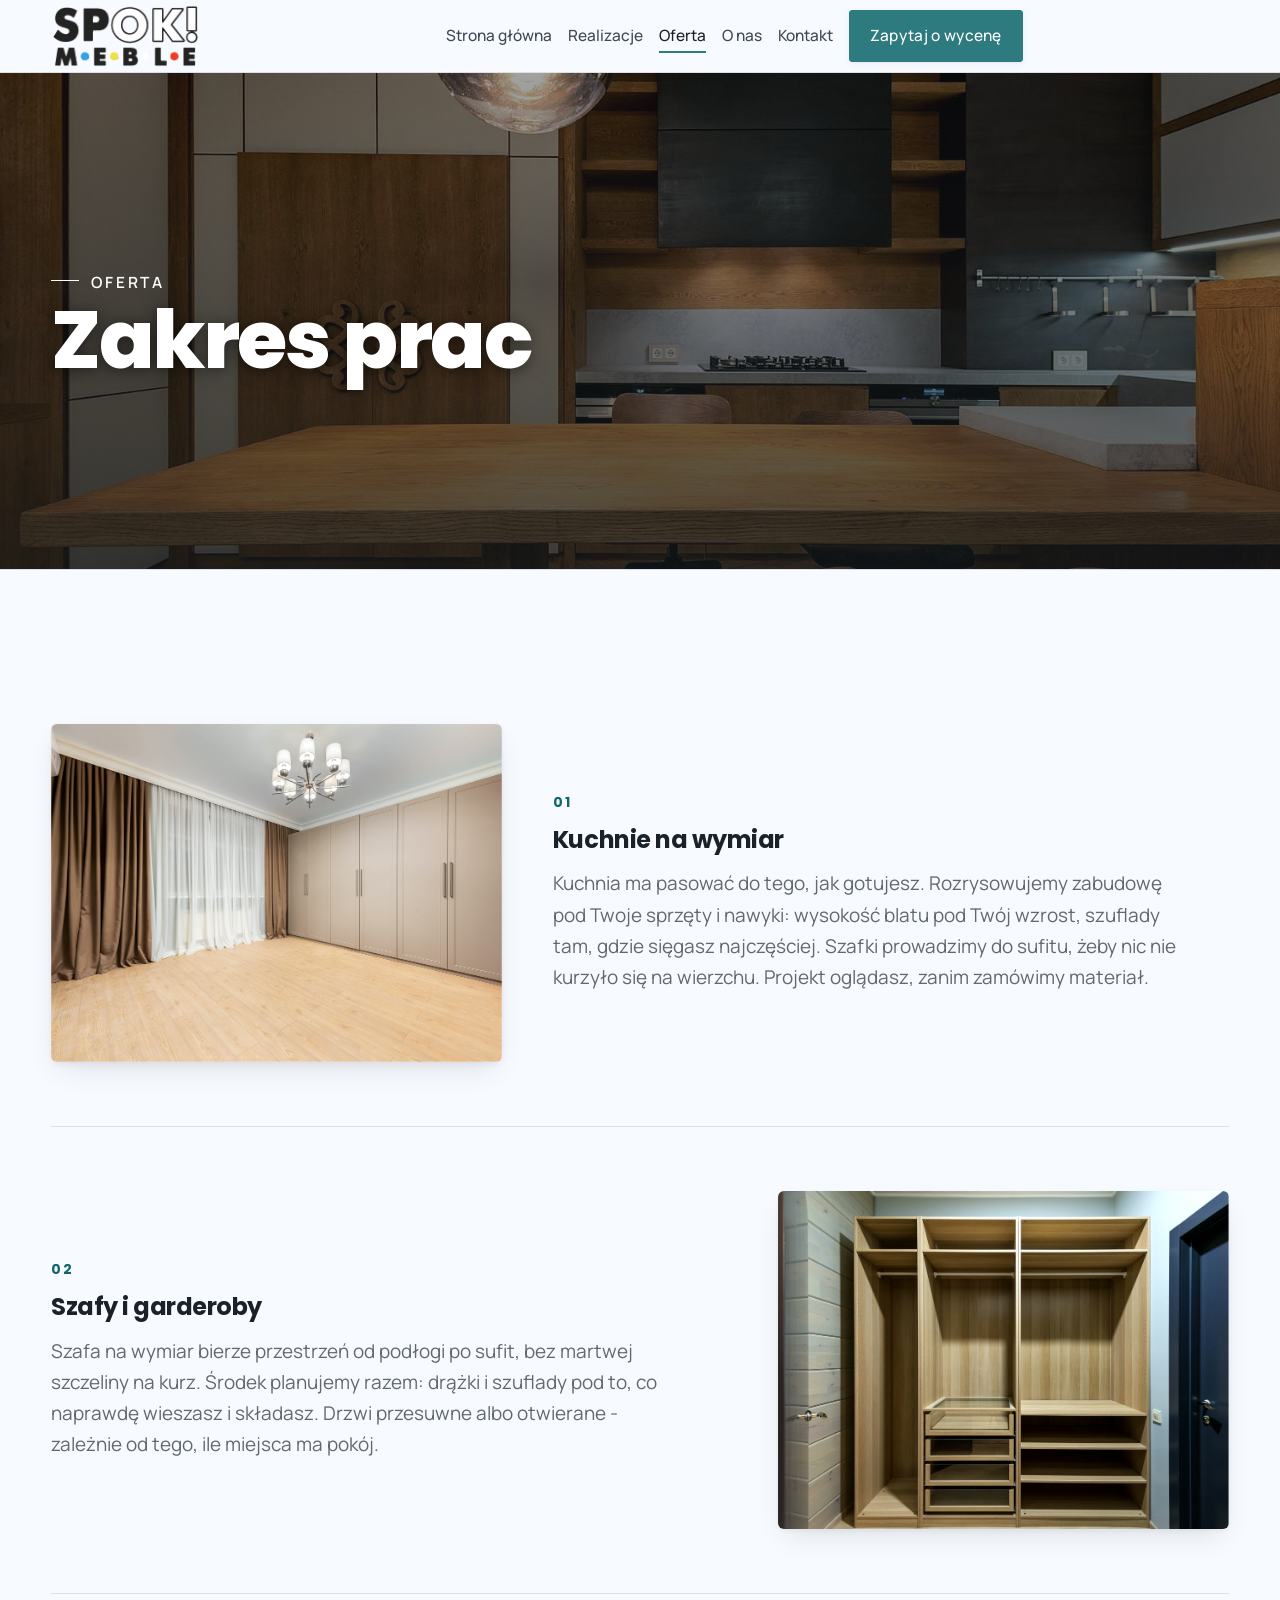
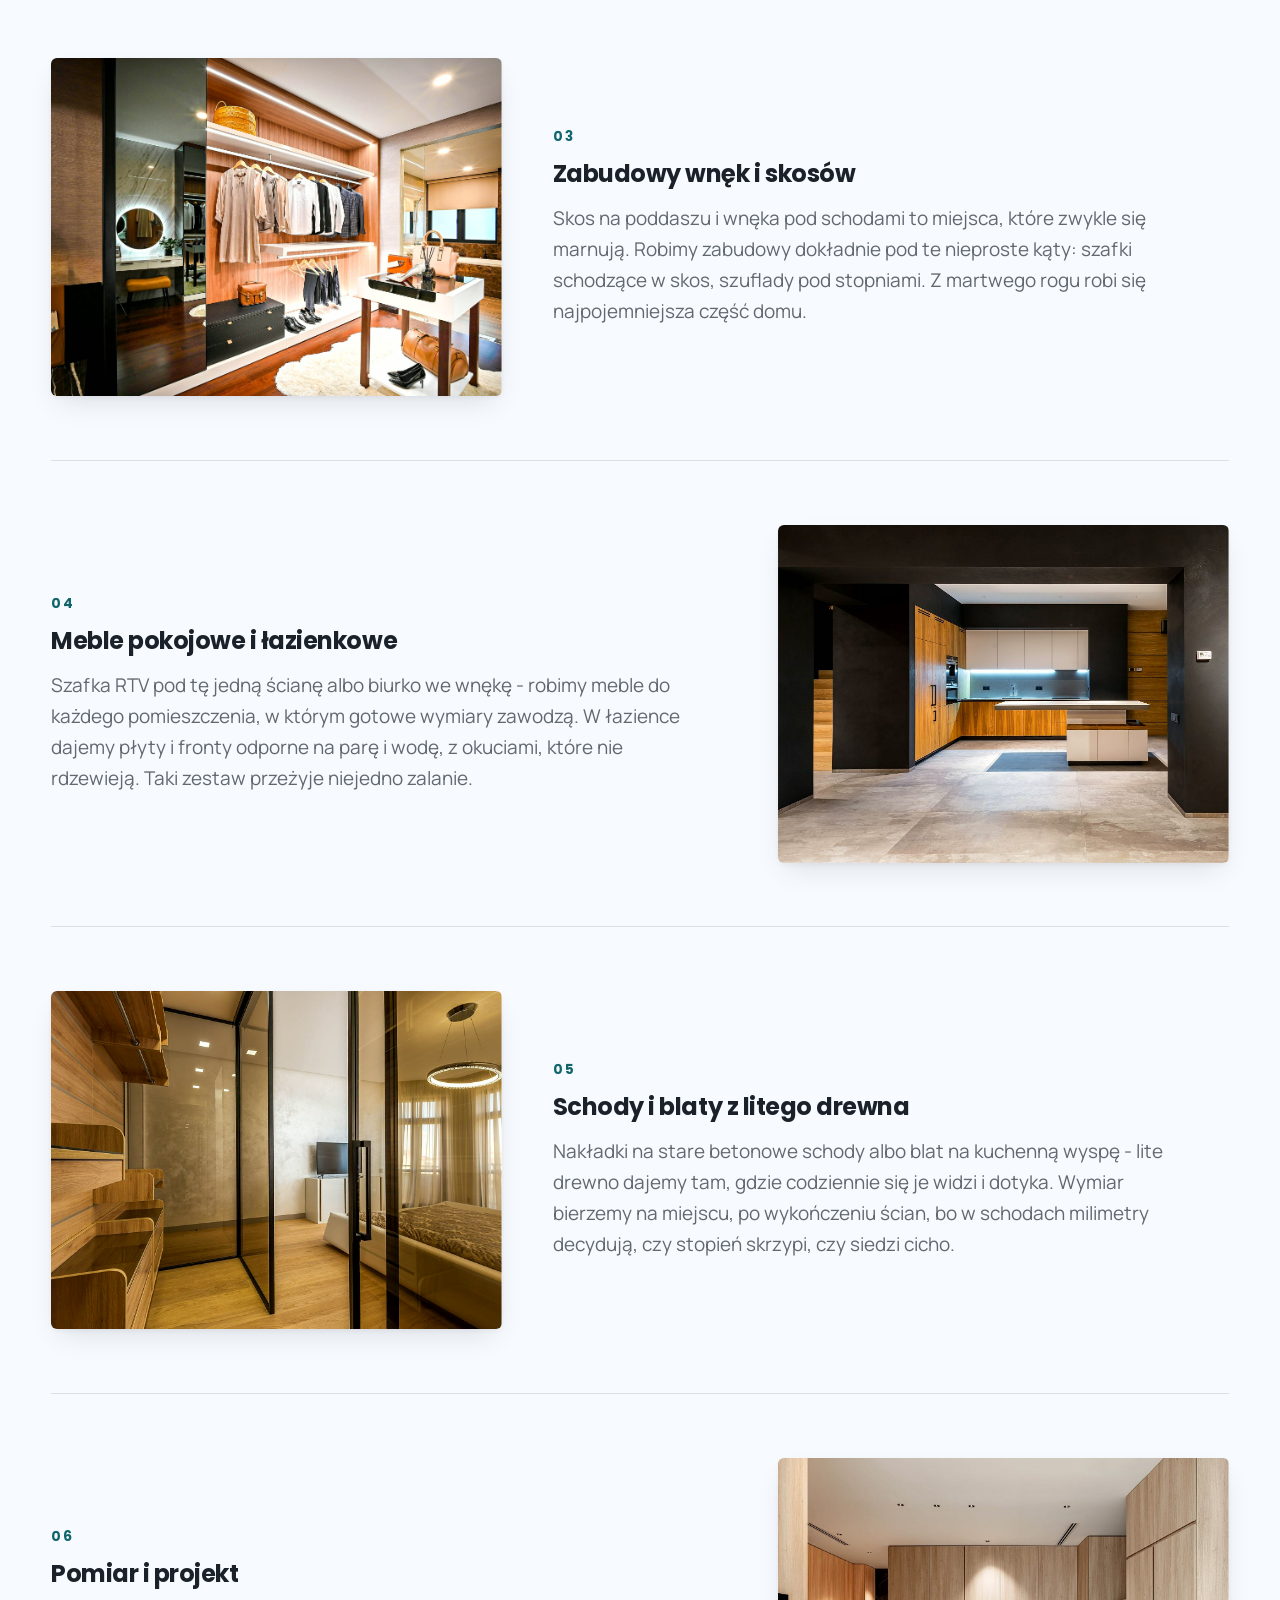
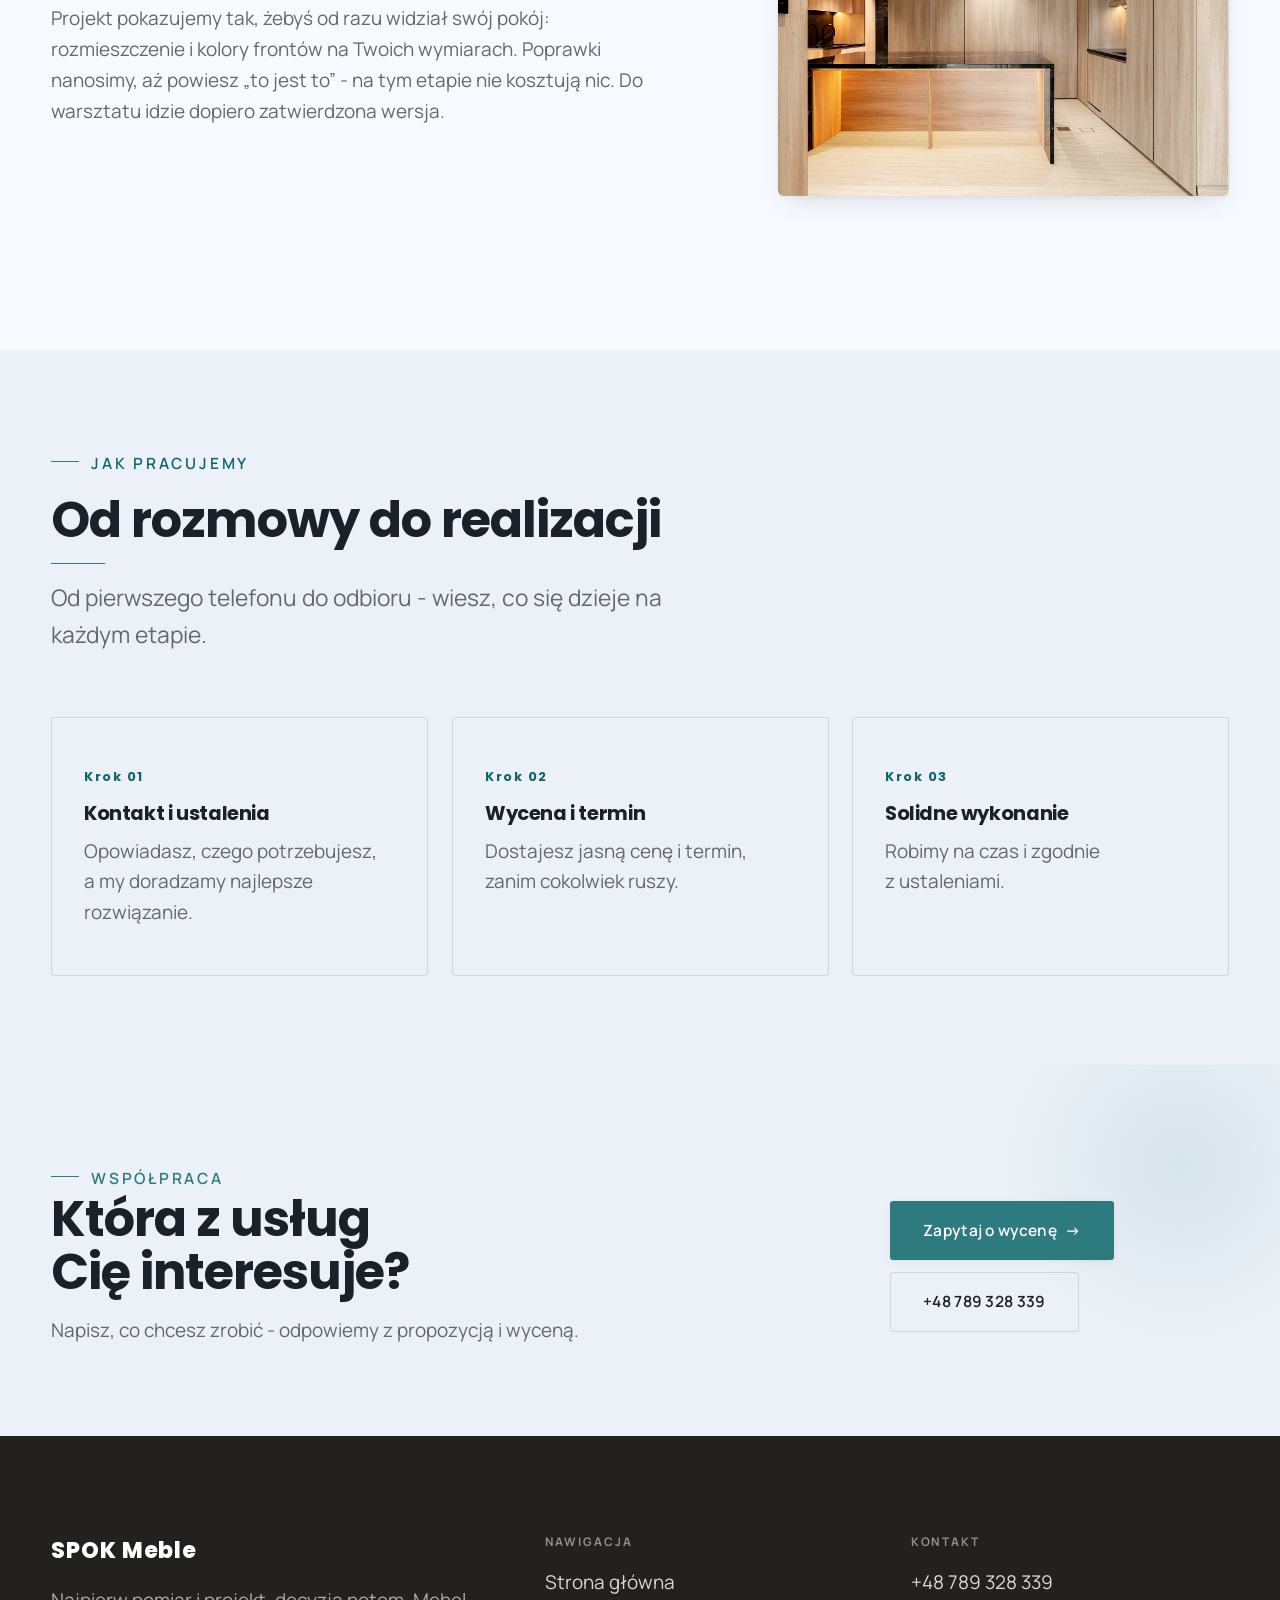
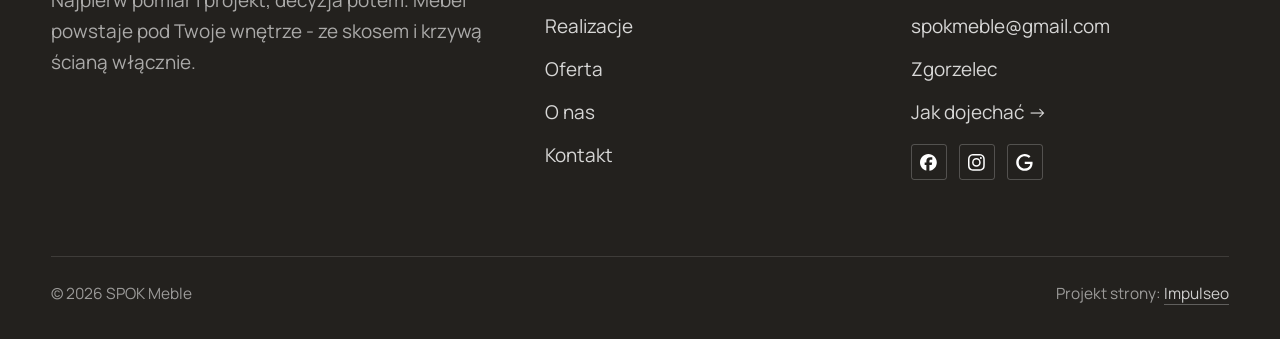
<file: oferta.html>
<!DOCTYPE html>
<html lang="pl">
<head>
<meta charset="UTF-8">
<meta name="viewport" content="width=device-width, initial-scale=1.0">
<title>Oferta - SPOK Meble</title>
<meta name="description" content="Meble na wymiar w Zgorzelcu: kuchnie, szafy i zabudowy pod Twoje wnętrze. Bezpłatny pomiar i projekt, jedna cena, montaż z gwarancją. Zadzwoń: 789 328 339.">
<link rel="canonical" href="https://kris20032.github.io/spok-meble/oferta.html">
<meta name="robots" content="noindex, nofollow">
<meta property="og:type" content="website">
<meta property="og:locale" content="pl_PL">
<meta property="og:site_name" content="SPOK Meble">
<meta property="og:title" content="Oferta - SPOK Meble">
<meta property="og:description" content="Meble na wymiar w Zgorzelcu: kuchnie, szafy i zabudowy pod Twoje wnętrze. Bezpłatny pomiar i projekt, jedna cena, montaż z gwarancją. Zadzwoń: 789 328 339.">
<meta property="og:url" content="https://kris20032.github.io/spok-meble/oferta.html">
<meta property="og:image" content="https://kris20032.github.io/spok-meble/img/og.jpg">
<meta property="og:image:width" content="1200">
<meta property="og:image:height" content="630">
<meta name="twitter:card" content="summary_large_image">
<link rel="preconnect" href="https://fonts.googleapis.com">
<link rel="preconnect" href="https://fonts.gstatic.com" crossorigin>
<link href="https://fonts.googleapis.com/css2?family=Poppins:wght@500;600;700;800&family=Manrope:wght@400;500;600&display=swap" rel="stylesheet">
<link rel="stylesheet" href="assets/styles.css?v=f36c0eb1">
</head>
<body>

<header class="nav">
  <div class="wrap nav-inner">
    <a class="brand brand-has-logo" href="index.html"><img class="brand-logo" src="img/logo.png" alt="SPOK Meble" width="612" height="264" decoding="async"></a>
    <nav class="nav-links">
      <a href="index.html">Strona główna</a>
      <a href="realizacje.html">Realizacje</a>
      <a href="oferta.html" class="active" aria-current="page">Oferta</a>
      <a href="o-nas.html">O nas</a>
      <a href="kontakt.html">Kontakt</a>
      <a href="kontakt.html" class="btn btn-accent">Zapytaj o wycenę</a>
    </nav>
    <button class="nav-toggle" aria-label="Menu"><span></span><span></span><span></span></button>
  </div>
</header>

<main>
<section class="pagehead">
  <img src="img/g3.jpg" alt="SPOK Meble - Zakres prac" width="1600" height="1068" decoding="async">
  <div class="wrap">
    <span class="eyebrow">Oferta</span>
    <h1>Zakres prac</h1>
  </div>
</section>
<section>
  <div class="wrap">
    <div class="svc-row reveal">
      <div class="svc-row-art"><img src="img/g14.jpg" alt="Kuchnie na wymiar" loading="lazy" width="2400" height="1585" decoding="async"></div>
      <div>
        <span class="num">01</span>
        <h3>Kuchnie na wymiar</h3>
        <p class="muted">Kuchnia ma pasować do tego, jak gotujesz. Rozrysowujemy zabudowę pod Twoje sprzęty i nawyki: wysokość blatu pod Twój wzrost, szuflady tam, gdzie sięgasz najczęściej. Szafki prowadzimy do sufitu, żeby nic nie kurzyło się na wierzchu. Projekt oglądasz, zanim zamówimy materiał.</p>
      </div>
    </div>
    <div class="svc-row rev reveal">
      <div class="svc-row-art"><img src="img/g15.jpg" alt="Szafy i garderoby" loading="lazy" width="2400" height="1602" decoding="async"></div>
      <div>
        <span class="num">02</span>
        <h3>Szafy i garderoby</h3>
        <p class="muted">Szafa na wymiar bierze przestrzeń od podłogi po sufit, bez martwej szczeliny na kurz. Środek planujemy razem: drążki i szuflady pod to, co naprawdę wieszasz i składasz. Drzwi przesuwne albo otwierane - zależnie od tego, ile miejsca ma pokój.</p>
      </div>
    </div>
    <div class="svc-row reveal">
      <div class="svc-row-art"><img src="img/g16.jpg" alt="Zabudowy wnęk i skosów" loading="lazy" width="2400" height="1597" decoding="async"></div>
      <div>
        <span class="num">03</span>
        <h3>Zabudowy wnęk i skosów</h3>
        <p class="muted">Skos na poddaszu i wnęka pod schodami to miejsca, które zwykle się marnują. Robimy zabudowy dokładnie pod te nieproste kąty: szafki schodzące w skos, szuflady pod stopniami. Z martwego rogu robi się najpojemniejsza część domu.</p>
      </div>
    </div>
    <div class="svc-row rev reveal">
      <div class="svc-row-art"><img src="img/about.jpg" alt="Meble pokojowe i łazienkowe" loading="lazy" width="1600" height="1285" decoding="async"></div>
      <div>
        <span class="num">04</span>
        <h3>Meble pokojowe i łazienkowe</h3>
        <p class="muted">Szafka RTV pod tę jedną ścianę albo biurko we wnękę - robimy meble do każdego pomieszczenia, w którym gotowe wymiary zawodzą. W łazience dajemy płyty i fronty odporne na parę i wodę, z okuciami, które nie rdzewieją. Taki zestaw przeżyje niejedno zalanie.</p>
      </div>
    </div>
    <div class="svc-row reveal">
      <div class="svc-row-art"><img src="img/g1.jpg" alt="Schody i blaty z litego drewna" loading="lazy" width="1600" height="1068" decoding="async"></div>
      <div>
        <span class="num">05</span>
        <h3>Schody i blaty z litego drewna</h3>
        <p class="muted">Nakładki na stare betonowe schody albo blat na kuchenną wyspę - lite drewno dajemy tam, gdzie codziennie się je widzi i dotyka. Wymiar bierzemy na miejscu, po wykończeniu ścian, bo w schodach milimetry decydują, czy stopień skrzypi, czy siedzi cicho.</p>
      </div>
    </div>
    <div class="svc-row rev reveal">
      <div class="svc-row-art"><img src="img/g2.jpg" alt="Pomiar i projekt" loading="lazy" width="1600" height="1066" decoding="async"></div>
      <div>
        <span class="num">06</span>
        <h3>Pomiar i projekt</h3>
        <p class="muted">Projekt pokazujemy tak, żebyś od razu widział swój pokój: rozmieszczenie i kolory frontów na Twoich wymiarach. Poprawki nanosimy, aż powiesz „to jest to” - na tym etapie nie kosztują nic. Do warsztatu idzie dopiero zatwierdzona wersja.</p>
      </div>
    </div>
  </div>
</section>
<section class="trust">
  <div class="wrap">
    <div class="head reveal">
      <span class="eyebrow">Jak pracujemy</span>
      <h2>Od rozmowy do realizacji</h2>
      <p>Od pierwszego telefonu do odbioru - wiesz, co się dzieje na każdym etapie.</p>
    </div>
    <div class="svc-grid">
      <div class="svc reveal"><div class="ic">Krok 01</div><h3>Kontakt i ustalenia</h3><p>Opowiadasz, czego potrzebujesz, a my doradzamy najlepsze rozwiązanie.</p></div>
      <div class="svc reveal"><div class="ic">Krok 02</div><h3>Wycena i termin</h3><p>Dostajesz jasną cenę i termin, zanim cokolwiek ruszy.</p></div>
      <div class="svc reveal"><div class="ic">Krok 03</div><h3>Solidne wykonanie</h3><p>Robimy na czas i zgodnie z ustaleniami.</p></div>
    </div>
  </div>
</section>
<section class="cta">
  <div class="wrap">
    <div class="reveal">
      <span class="eyebrow">Współpraca</span>
      <h2>Która z usług Cię interesuje?</h2>
      <p>Napisz, co chcesz zrobić - odpowiemy z propozycją i wyceną.</p>
    </div>
    <div class="cta-actions reveal">
      <a href="kontakt.html" class="btn btn-light">Zapytaj o wycenę <span class="arr">→</span></a>
      <a href="tel:+48789328339" class="btn btn-ghost btn-ghost-cta">+48 789 328 339</a>
    </div>
  </div>
</section>
</main>

<footer>
  <div class="wrap">
    <div class="foot-grid">
      <div class="foot-brand">
        <div class="name">SPOK Meble</div>
        <p>Najpierw pomiar i projekt, decyzja potem. Mebel powstaje pod Twoje wnętrze - ze skosem i krzywą ścianą włącznie.</p>
      </div>
      <div class="foot-col">
        <h4>Nawigacja</h4>
        <a href="index.html">Strona główna</a>
        <a href="realizacje.html">Realizacje</a>
        <a href="oferta.html">Oferta</a>
        <a href="o-nas.html">O nas</a>
        <a href="kontakt.html">Kontakt</a>
      </div>
      <div class="foot-col">
        <h4>Kontakt</h4>
        <a href="tel:+48789328339">+48 789 328 339</a>
        <a href="mailto:spokmeble@gmail.com">spokmeble@gmail.com</a>
        <p>Zgorzelec</p>
        <a href="https://www.google.com/maps?cid=637314525857676813" target="_blank" rel="noopener">Jak dojechać →</a>
      <div class="foot-soc">
        <a class="soc" href="https://www.facebook.com/p/SPOK-Meble-100088043043605/" target="_blank" rel="noopener" aria-label="Facebook - SPOK Meble"><svg viewBox="0 0 24 24" aria-hidden="true" focusable="false"><path d="M9.101 23.691v-7.98H6.627v-3.667h2.474v-1.58c0-4.085 1.848-5.978 5.858-5.978.401 0 .955.042 1.468.103a8.68 8.68 0 0 1 1.141.195v3.325a8.623 8.623 0 0 0-.653-.036 26.805 26.805 0 0 0-.733-.009c-.707 0-1.259.096-1.675.309a1.686 1.686 0 0 0-.679.622c-.258.42-.374.995-.374 1.752v1.297h3.919l-.386 2.103-.287 1.564h-3.246v8.245C19.396 23.238 24 18.179 24 12.044c0-6.627-5.373-12-12-12s-12 5.373-12 12c0 5.628 3.874 10.35 9.101 11.647Z" fill="currentColor"/></svg></a>
        <a class="soc" href="https://www.instagram.com/spok_meble/" target="_blank" rel="noopener" aria-label="Instagram - SPOK Meble"><svg viewBox="0 0 24 24" aria-hidden="true" focusable="false"><path d="M7.0301.084c-1.2768.0602-2.1487.264-2.911.5634-.7888.3075-1.4575.72-2.1228 1.3877-.6652.6677-1.075 1.3368-1.3802 2.127-.2954.7638-.4956 1.6365-.552 2.914-.0564 1.2775-.0689 1.6882-.0626 4.947.0062 3.2586.0206 3.6671.0825 4.9473.061 1.2765.264 2.1482.5635 2.9107.308.7889.72 1.4573 1.388 2.1228.6679.6655 1.3365 1.0743 2.1285 1.38.7632.295 1.6361.4961 2.9134.552 1.2773.056 1.6884.069 4.9462.0627 3.2578-.0062 3.668-.0207 4.9478-.0814 1.28-.0607 2.147-.2652 2.9098-.5633.7889-.3086 1.4578-.72 2.1228-1.3881.665-.6682 1.0745-1.3378 1.3795-2.1284.2957-.7632.4966-1.636.552-2.9124.056-1.2809.0692-1.6898.063-4.948-.0063-3.2583-.021-3.6668-.0817-4.9465-.0607-1.2797-.264-2.1487-.5633-2.9117-.3084-.7889-.72-1.4568-1.3876-2.1228C21.2982 1.33 20.628.9208 19.8378.6165 19.074.321 18.2017.1197 16.9244.0645 15.6471.0093 15.236-.005 11.977.0014 8.718.0076 8.31.0215 7.0301.0839m.1402 21.6932c-1.17-.0509-1.8053-.2453-2.2287-.408-.5606-.216-.96-.4771-1.3819-.895-.422-.4178-.6811-.8186-.9-1.378-.1644-.4234-.3624-1.058-.4171-2.228-.0595-1.2645-.072-1.6442-.079-4.848-.007-3.2037.0053-3.583.0607-4.848.05-1.169.2456-1.805.408-2.2282.216-.5613.4762-.96.895-1.3816.4188-.4217.8184-.6814 1.3783-.9003.423-.1651 1.0575-.3614 2.227-.4171 1.2655-.06 1.6447-.072 4.848-.079 3.2033-.007 3.5835.005 4.8495.0608 1.169.0508 1.8053.2445 2.228.408.5608.216.96.4754 1.3816.895.4217.4194.6816.8176.9005 1.3787.1653.4217.3617 1.056.4169 2.2263.0602 1.2655.0739 1.645.0796 4.848.0058 3.203-.0055 3.5834-.061 4.848-.051 1.17-.245 1.8055-.408 2.2294-.216.5604-.4763.96-.8954 1.3814-.419.4215-.8181.6811-1.3783.9-.4224.1649-1.0577.3617-2.2262.4174-1.2656.0595-1.6448.072-4.8493.079-3.2045.007-3.5825-.006-4.848-.0608M16.953 5.5864A1.44 1.44 0 1 0 18.39 4.144a1.44 1.44 0 0 0-1.437 1.4424M5.8385 12.012c.0067 3.4032 2.7706 6.1557 6.173 6.1493 3.4026-.0065 6.157-2.7701 6.1506-6.1733-.0065-3.4032-2.771-6.1565-6.174-6.1498-3.403.0067-6.156 2.771-6.1496 6.1738M8 12.0077a4 4 0 1 1 4.008 3.9921A3.9996 3.9996 0 0 1 8 12.0077" fill="currentColor"/></svg></a>
        <a class="soc" href="https://www.google.com/maps?cid=637314525857676813" target="_blank" rel="noopener" aria-label="Google - SPOK Meble"><svg viewBox="0 0 24 24" aria-hidden="true" focusable="false"><path d="M12.48 10.92v3.28h7.84c-.24 1.84-.853 3.187-1.787 4.133-1.147 1.147-2.933 2.4-6.053 2.4-4.827 0-8.6-3.893-8.6-8.72s3.773-8.72 8.6-8.72c2.6 0 4.507 1.027 5.907 2.347l2.307-2.307C18.747 1.44 16.133 0 12.48 0 5.867 0 .307 5.387.307 12s5.56 12 12.173 12c3.573 0 6.267-1.173 8.373-3.36 2.16-2.16 2.84-5.213 2.84-7.667 0-.76-.053-1.467-.173-2.053H12.48z" fill="currentColor"/></svg></a>
      </div>
      </div>
    </div>
    <div class="foot-bot">
      <span>© 2026 SPOK Meble</span>
      <span>Projekt strony: <a class="foot-credit" href="https://impulseo.pl" target="_blank" rel="noopener">Impulseo</a></span>
    </div>
  </div>
</footer>
<div class="sticky-reserve"><a class="sr-book" href="kontakt.html">Zapytaj o wycenę</a><a class="sr-call" href="tel:+48789328339" aria-label="Zadzwoń"><svg class="ico-tel" width="16" height="16" viewBox="0 0 24 24" fill="none" aria-hidden="true"><path d="M6.6 10.8a15.5 15.5 0 0 0 6.6 6.6l2.2-2.2a1 1 0 0 1 1-.24 11.4 11.4 0 0 0 3.6.58 1 1 0 0 1 1 1V20a1 1 0 0 1-1 1A17 17 0 0 1 3 4a1 1 0 0 1 1-1h3.5a1 1 0 0 1 1 1c0 1.25.2 2.46.58 3.6a1 1 0 0 1-.25 1l-2.23 2.2Z" fill="currentColor"/></svg></a></div>
<div class="demo-wazne" data-do="2026-08-27" data-cykl="3" hidden><svg class="dw-ico" width="13" height="13" viewBox="0 0 24 24" fill="none" aria-hidden="true"><circle cx="12" cy="12" r="8.6" stroke="currentColor" stroke-width="1.8"/><path d="M12 7.2V12l3.3 2" stroke="currentColor" stroke-width="1.8" stroke-linecap="round"/></svg><span class="dw-txt"></span></div>

<script src="assets/main.js"></script>
</body>
</html>
</file>
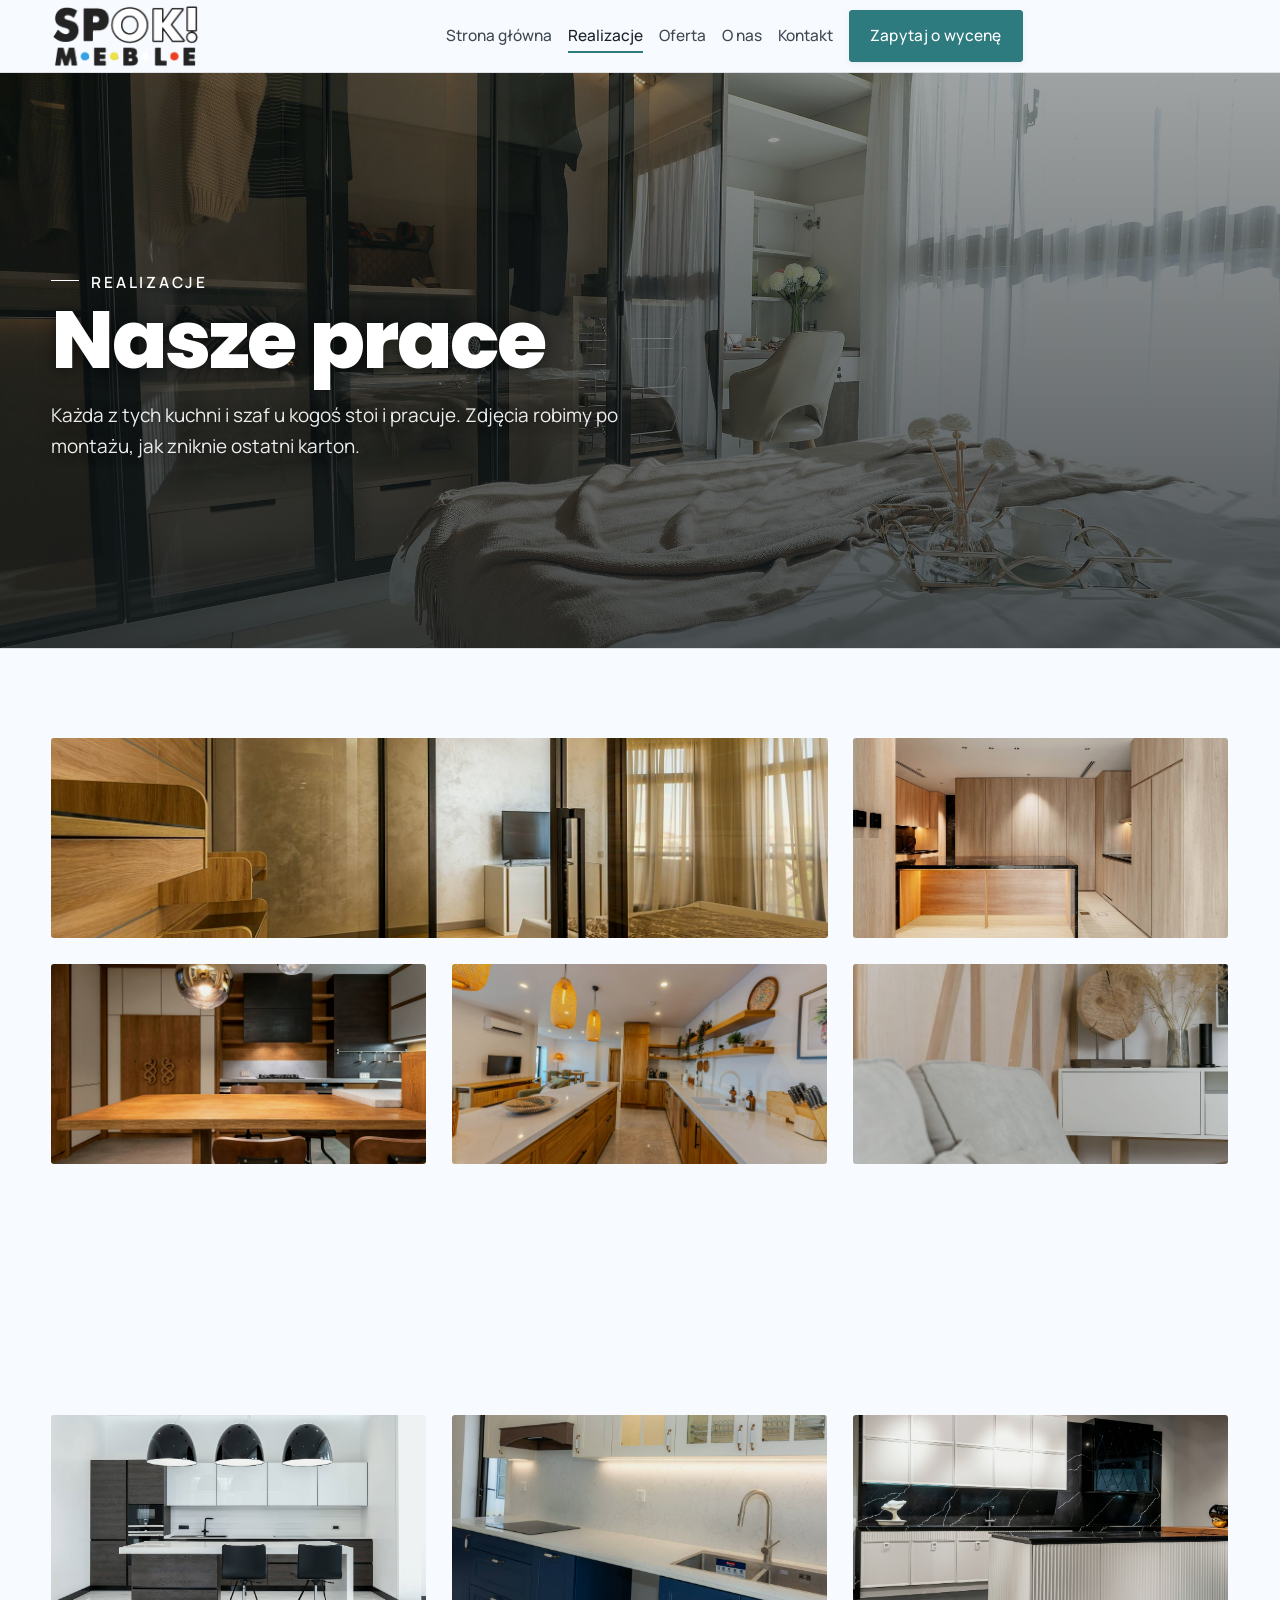
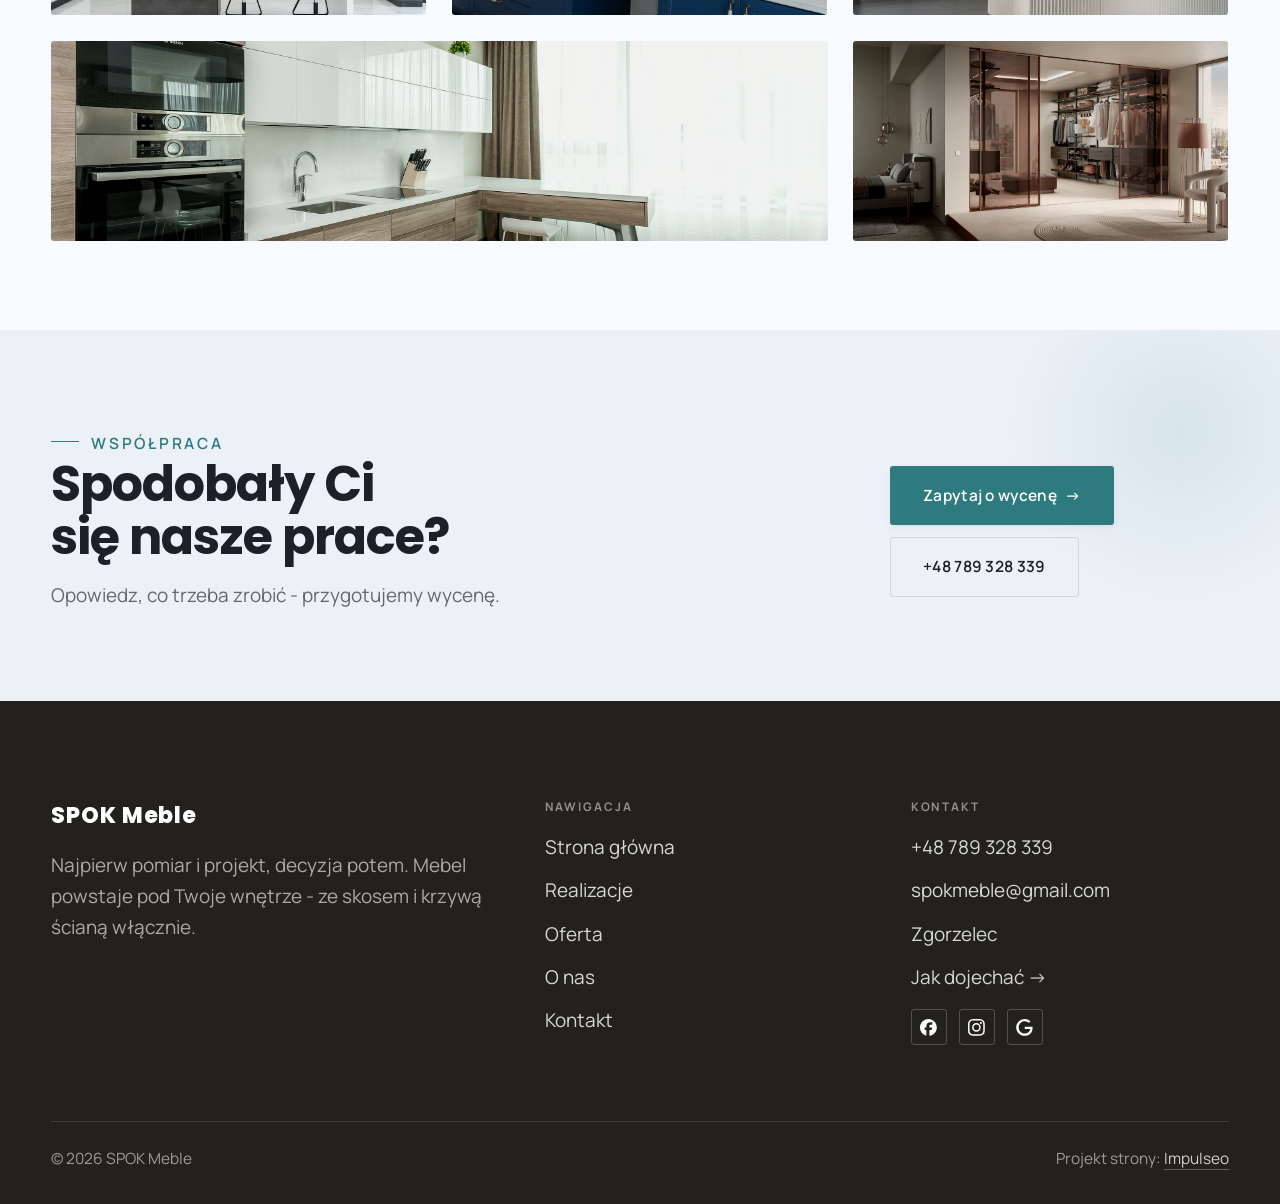
<file: realizacje.html>
<!DOCTYPE html>
<html lang="pl">
<head>
<meta charset="UTF-8">
<meta name="viewport" content="width=device-width, initial-scale=1.0">
<title>Realizacje - SPOK Meble</title>
<meta name="description" content="Realizacje SPOK Meble: Kuchnia na wymiar, Szafa wnękowa, Garderoba, Zabudowa pod skosem, Blat z litego drewna">
<link rel="canonical" href="https://kris20032.github.io/spok-meble/realizacje.html">
<meta name="robots" content="noindex, nofollow">
<meta property="og:type" content="website">
<meta property="og:locale" content="pl_PL">
<meta property="og:site_name" content="SPOK Meble">
<meta property="og:title" content="Realizacje - SPOK Meble">
<meta property="og:description" content="Realizacje SPOK Meble: Kuchnia na wymiar, Szafa wnękowa, Garderoba, Zabudowa pod skosem, Blat z litego drewna">
<meta property="og:url" content="https://kris20032.github.io/spok-meble/realizacje.html">
<meta property="og:image" content="https://kris20032.github.io/spok-meble/img/og.jpg">
<meta property="og:image:width" content="1200">
<meta property="og:image:height" content="630">
<meta name="twitter:card" content="summary_large_image">
<link rel="preconnect" href="https://fonts.googleapis.com">
<link rel="preconnect" href="https://fonts.gstatic.com" crossorigin>
<link href="https://fonts.googleapis.com/css2?family=Poppins:wght@500;600;700;800&family=Manrope:wght@400;500;600&display=swap" rel="stylesheet">
<link rel="stylesheet" href="assets/styles.css?v=f36c0eb1">
</head>
<body>

<header class="nav">
  <div class="wrap nav-inner">
    <a class="brand brand-has-logo" href="index.html"><img class="brand-logo" src="img/logo.png" alt="SPOK Meble" width="612" height="264" decoding="async"></a>
    <nav class="nav-links">
      <a href="index.html">Strona główna</a>
      <a href="realizacje.html" class="active" aria-current="page">Realizacje</a>
      <a href="oferta.html">Oferta</a>
      <a href="o-nas.html">O nas</a>
      <a href="kontakt.html">Kontakt</a>
      <a href="kontakt.html" class="btn btn-accent">Zapytaj o wycenę</a>
    </nav>
    <button class="nav-toggle" aria-label="Menu"><span></span><span></span><span></span></button>
  </div>
</header>

<main>
<section class="pagehead">
  <img src="img/g13.jpg" alt="SPOK Meble - Nasze prace" width="2400" height="1600" decoding="async">
  <div class="wrap">
    <span class="eyebrow">Realizacje</span>
    <h1>Nasze prace</h1>
    <p>Każda z tych kuchni i szaf u kogoś stoi i pracuje. Zdjęcia robimy po montażu, jak zniknie ostatni karton.</p>
  </div>
</section>
<section>
  <div class="wrap">
    <div class="gallery">
      <div class="tile t-two3 reveal"><img src="img/g1.jpg" alt="SPOK Meble" loading="lazy" width="1600" height="1068" decoding="async"></div>
      <div class="tile t-third reveal"><img src="img/g2.jpg" alt="SPOK Meble" loading="lazy" width="1600" height="1066" decoding="async"></div>
      <div class="tile t-third reveal"><img src="img/g3.jpg" alt="SPOK Meble" loading="lazy" width="1600" height="1068" decoding="async"></div>
      <div class="tile t-third reveal"><img src="img/g4.jpg" alt="SPOK Meble" loading="lazy" width="1534" height="988" decoding="async"></div>
      <div class="tile t-third reveal"><img src="img/g5.jpg" alt="SPOK Meble" loading="lazy" width="1600" height="1066" decoding="async"></div>
      <div class="tile t-third reveal"><img src="img/g6.jpg" alt="SPOK Meble" loading="lazy" width="2400" height="1602" decoding="async"></div>
      <div class="tile t-two3 reveal"><img src="img/g7.jpg" alt="SPOK Meble" loading="lazy" width="2274" height="1442" decoding="async"></div>
      <div class="tile t-third reveal"><img src="img/g8.jpg" alt="SPOK Meble" loading="lazy" width="2400" height="1602" decoding="async"></div>
      <div class="tile t-third reveal"><img src="img/g9.jpg" alt="SPOK Meble" loading="lazy" width="2280" height="1452" decoding="async"></div>
      <div class="tile t-third reveal"><img src="img/g10.jpg" alt="SPOK Meble" loading="lazy" width="2350" height="1554" decoding="async"></div>
      <div class="tile t-two3 reveal"><img src="img/g11.jpg" alt="SPOK Meble" loading="lazy" width="2400" height="1810" decoding="async"></div>
      <div class="tile t-third reveal"><img src="img/g12.jpg" alt="SPOK Meble" loading="lazy" width="2400" height="1697" decoding="async"></div>
    </div>
  </div>
</section>
<section class="cta">
  <div class="wrap">
    <div class="reveal">
      <span class="eyebrow">Współpraca</span>
      <h2>Spodobały Ci się nasze prace?</h2>
      <p>Opowiedz, co trzeba zrobić - przygotujemy wycenę.</p>
    </div>
    <div class="cta-actions reveal">
      <a href="kontakt.html" class="btn btn-light">Zapytaj o wycenę <span class="arr">→</span></a>
      <a href="tel:+48789328339" class="btn btn-ghost btn-ghost-cta">+48 789 328 339</a>
    </div>
  </div>
</section>
</main>

<footer>
  <div class="wrap">
    <div class="foot-grid">
      <div class="foot-brand">
        <div class="name">SPOK Meble</div>
        <p>Najpierw pomiar i projekt, decyzja potem. Mebel powstaje pod Twoje wnętrze - ze skosem i krzywą ścianą włącznie.</p>
      </div>
      <div class="foot-col">
        <h4>Nawigacja</h4>
        <a href="index.html">Strona główna</a>
        <a href="realizacje.html">Realizacje</a>
        <a href="oferta.html">Oferta</a>
        <a href="o-nas.html">O nas</a>
        <a href="kontakt.html">Kontakt</a>
      </div>
      <div class="foot-col">
        <h4>Kontakt</h4>
        <a href="tel:+48789328339">+48 789 328 339</a>
        <a href="mailto:spokmeble@gmail.com">spokmeble@gmail.com</a>
        <p>Zgorzelec</p>
        <a href="https://www.google.com/maps?cid=637314525857676813" target="_blank" rel="noopener">Jak dojechać →</a>
      <div class="foot-soc">
        <a class="soc" href="https://www.facebook.com/p/SPOK-Meble-100088043043605/" target="_blank" rel="noopener" aria-label="Facebook - SPOK Meble"><svg viewBox="0 0 24 24" aria-hidden="true" focusable="false"><path d="M9.101 23.691v-7.98H6.627v-3.667h2.474v-1.58c0-4.085 1.848-5.978 5.858-5.978.401 0 .955.042 1.468.103a8.68 8.68 0 0 1 1.141.195v3.325a8.623 8.623 0 0 0-.653-.036 26.805 26.805 0 0 0-.733-.009c-.707 0-1.259.096-1.675.309a1.686 1.686 0 0 0-.679.622c-.258.42-.374.995-.374 1.752v1.297h3.919l-.386 2.103-.287 1.564h-3.246v8.245C19.396 23.238 24 18.179 24 12.044c0-6.627-5.373-12-12-12s-12 5.373-12 12c0 5.628 3.874 10.35 9.101 11.647Z" fill="currentColor"/></svg></a>
        <a class="soc" href="https://www.instagram.com/spok_meble/" target="_blank" rel="noopener" aria-label="Instagram - SPOK Meble"><svg viewBox="0 0 24 24" aria-hidden="true" focusable="false"><path d="M7.0301.084c-1.2768.0602-2.1487.264-2.911.5634-.7888.3075-1.4575.72-2.1228 1.3877-.6652.6677-1.075 1.3368-1.3802 2.127-.2954.7638-.4956 1.6365-.552 2.914-.0564 1.2775-.0689 1.6882-.0626 4.947.0062 3.2586.0206 3.6671.0825 4.9473.061 1.2765.264 2.1482.5635 2.9107.308.7889.72 1.4573 1.388 2.1228.6679.6655 1.3365 1.0743 2.1285 1.38.7632.295 1.6361.4961 2.9134.552 1.2773.056 1.6884.069 4.9462.0627 3.2578-.0062 3.668-.0207 4.9478-.0814 1.28-.0607 2.147-.2652 2.9098-.5633.7889-.3086 1.4578-.72 2.1228-1.3881.665-.6682 1.0745-1.3378 1.3795-2.1284.2957-.7632.4966-1.636.552-2.9124.056-1.2809.0692-1.6898.063-4.948-.0063-3.2583-.021-3.6668-.0817-4.9465-.0607-1.2797-.264-2.1487-.5633-2.9117-.3084-.7889-.72-1.4568-1.3876-2.1228C21.2982 1.33 20.628.9208 19.8378.6165 19.074.321 18.2017.1197 16.9244.0645 15.6471.0093 15.236-.005 11.977.0014 8.718.0076 8.31.0215 7.0301.0839m.1402 21.6932c-1.17-.0509-1.8053-.2453-2.2287-.408-.5606-.216-.96-.4771-1.3819-.895-.422-.4178-.6811-.8186-.9-1.378-.1644-.4234-.3624-1.058-.4171-2.228-.0595-1.2645-.072-1.6442-.079-4.848-.007-3.2037.0053-3.583.0607-4.848.05-1.169.2456-1.805.408-2.2282.216-.5613.4762-.96.895-1.3816.4188-.4217.8184-.6814 1.3783-.9003.423-.1651 1.0575-.3614 2.227-.4171 1.2655-.06 1.6447-.072 4.848-.079 3.2033-.007 3.5835.005 4.8495.0608 1.169.0508 1.8053.2445 2.228.408.5608.216.96.4754 1.3816.895.4217.4194.6816.8176.9005 1.3787.1653.4217.3617 1.056.4169 2.2263.0602 1.2655.0739 1.645.0796 4.848.0058 3.203-.0055 3.5834-.061 4.848-.051 1.17-.245 1.8055-.408 2.2294-.216.5604-.4763.96-.8954 1.3814-.419.4215-.8181.6811-1.3783.9-.4224.1649-1.0577.3617-2.2262.4174-1.2656.0595-1.6448.072-4.8493.079-3.2045.007-3.5825-.006-4.848-.0608M16.953 5.5864A1.44 1.44 0 1 0 18.39 4.144a1.44 1.44 0 0 0-1.437 1.4424M5.8385 12.012c.0067 3.4032 2.7706 6.1557 6.173 6.1493 3.4026-.0065 6.157-2.7701 6.1506-6.1733-.0065-3.4032-2.771-6.1565-6.174-6.1498-3.403.0067-6.156 2.771-6.1496 6.1738M8 12.0077a4 4 0 1 1 4.008 3.9921A3.9996 3.9996 0 0 1 8 12.0077" fill="currentColor"/></svg></a>
        <a class="soc" href="https://www.google.com/maps?cid=637314525857676813" target="_blank" rel="noopener" aria-label="Google - SPOK Meble"><svg viewBox="0 0 24 24" aria-hidden="true" focusable="false"><path d="M12.48 10.92v3.28h7.84c-.24 1.84-.853 3.187-1.787 4.133-1.147 1.147-2.933 2.4-6.053 2.4-4.827 0-8.6-3.893-8.6-8.72s3.773-8.72 8.6-8.72c2.6 0 4.507 1.027 5.907 2.347l2.307-2.307C18.747 1.44 16.133 0 12.48 0 5.867 0 .307 5.387.307 12s5.56 12 12.173 12c3.573 0 6.267-1.173 8.373-3.36 2.16-2.16 2.84-5.213 2.84-7.667 0-.76-.053-1.467-.173-2.053H12.48z" fill="currentColor"/></svg></a>
      </div>
      </div>
    </div>
    <div class="foot-bot">
      <span>© 2026 SPOK Meble</span>
      <span>Projekt strony: <a class="foot-credit" href="https://impulseo.pl" target="_blank" rel="noopener">Impulseo</a></span>
    </div>
  </div>
</footer>
<div class="sticky-reserve"><a class="sr-book" href="kontakt.html">Zapytaj o wycenę</a><a class="sr-call" href="tel:+48789328339" aria-label="Zadzwoń"><svg class="ico-tel" width="16" height="16" viewBox="0 0 24 24" fill="none" aria-hidden="true"><path d="M6.6 10.8a15.5 15.5 0 0 0 6.6 6.6l2.2-2.2a1 1 0 0 1 1-.24 11.4 11.4 0 0 0 3.6.58 1 1 0 0 1 1 1V20a1 1 0 0 1-1 1A17 17 0 0 1 3 4a1 1 0 0 1 1-1h3.5a1 1 0 0 1 1 1c0 1.25.2 2.46.58 3.6a1 1 0 0 1-.25 1l-2.23 2.2Z" fill="currentColor"/></svg></a></div>
<div class="demo-wazne" data-do="2026-08-27" data-cykl="3" hidden><svg class="dw-ico" width="13" height="13" viewBox="0 0 24 24" fill="none" aria-hidden="true"><circle cx="12" cy="12" r="8.6" stroke="currentColor" stroke-width="1.8"/><path d="M12 7.2V12l3.3 2" stroke="currentColor" stroke-width="1.8" stroke-linecap="round"/></svg><span class="dw-txt"></span></div>

<script src="assets/main.js"></script>
</body>
</html>
</file>
<file: assets/styles.css>
/* ============================================================
   STOLBASZ — premium, architektoniczny B2B fit-out
   Jasna paleta, zero brązu. System wg premium-web-craft.
   Projekt strony: Impulseo (impulseo.pl)
   ============================================================ */

:root{
  /* PALETA — jasna, architektoniczna, chłodna */
  --paper:#F3F1EC;          /* główne tło */
  --paper-2:#E6E3DB;        /* sekcje alternatywne (chłodny jasny szary) */
  --paper-3:#E6E3DB;        /* delikatne wypełnienia */
  --ink:#23211E;            /* tekst główny — chłodny grafit */
  --ink-soft:#43403A;       /* nagłówki drugorzędne */
  --muted:#87837A;          /* tekst poboczny */
  --line:rgba(35,33,30,.12);/* hairline */
  --accent:#8A6B3C;         /* stonowany petrol-slate — jedyny akcent */
  --accent-d:#6E5430;
  --accent-soft:rgba(138,107,60,.10);
  --dark:#23211E;           /* sekcje ciemne (stopka/CTA) */

  /* HOVER ZDJĘĆ — JEDEN standard dla całego silnika (decyzja K. 04.08.2026, artefakt z wariantami).
     AKTUALNE (K.+Szymon 09.08.2026, wybór z artefaktu 6 wariantów): zoom 1.05 przy 1.4s -
     przy tak długim czasie mocniejszy kadr NIE skacze, tylko „oddycha". Poprzedni standard
     (1.02 / .55s z 04.08) odbierany jako dynamiczny i szybki.
     Spoczynek lekko przygaszony, ale TYLKO tam, gdzie jest mysz (@media hover:hover) —
     na telefonie zdjęcia zostają w pełnej jasności. */
  --img-zoom:1.05;                   /* K.+Szymon 09.08: wariant F z artefaktu porównawczego */
  --img-rest:brightness(.95) saturate(.99);
  --img-hot:brightness(1.06) saturate(1.05);
  --img-dur:1.4s;                    /* K.+Szymon 09.08 (wariant F): powoli = elegancko */
  --img-ease:cubic-bezier(.16,.84,.44,1);  /* miękki ogon, efekt „oddychania" */

  /* ODSTĘPY — skala 4/8 */
  --space-1:4px; --space-2:8px; --space-3:12px; --space-4:16px; --space-5:24px;
  --space-6:32px; --space-7:48px; --space-8:64px; --space-9:96px; --space-10:128px;

  /* TYPOGRAFIA — fluid clamp() (skala podbita 16.07.2026: większe, czytelniejsze litery — uwaga Adama) */
  --text-sm:clamp(.9rem,.87rem + .12vw,1rem);
  --text-base:clamp(1.08rem,1.04rem + .18vw,1.2rem);
  --text-lg:clamp(1.24rem,1.15rem + .34vw,1.44rem);
  --text-h3:clamp(1.34rem,1.22rem + .55vw,1.66rem);
  --text-h2:clamp(2.1rem,1.66rem + 2.1vw,3.1rem);
  --text-h1:clamp(2.9rem,2.1rem + 4vw,5.1rem);

  /* PROMIENIE — architektoniczne, raczej ostre */
  --r-sm:3px; --r-md:6px; --r-lg:10px;

  /* RUCH */
  --ease:cubic-bezier(.25,.46,.45,.94); --dur:.24s;

  /* CIENIE — miękkie, warstwowe */
  --sh-sm:0 1px 2px rgba(16,24,32,.04), 0 2px 8px rgba(16,24,32,.05);
  --sh-md:0 2px 6px rgba(16,24,32,.05), 0 12px 28px -8px rgba(16,24,32,.12);
  --sh-lg:0 6px 14px rgba(16,24,32,.07), 0 26px 56px -18px rgba(16,24,32,.22);

  --hairline:1px solid var(--line);

  --font-display:'Poppins',sans-serif;
  --font-body:'Manrope',sans-serif;
}

*{box-sizing:border-box;margin:0;padding:0}
html{scroll-behavior:smooth}
body{
  font-family:var(--font-body);
  font-size:var(--text-base);
  line-height:1.65;
  color:var(--ink);
  background:var(--paper);
  -webkit-font-smoothing:antialiased;
  text-rendering:optimizeLegibility;
}
img{max-width:100%;height:auto;display:block}  /* height:auto = width/height z atrybutów trzyma proporcje (TOP#12) */
a{color:inherit;text-decoration:none}

.wrap{width:min(92%,1180px);margin-inline:auto}
section{padding-block:clamp(52px,6.5vw,96px)}

h1,h2,h3{font-family:var(--font-display);font-weight:700;line-height:1.08;letter-spacing:-.02em;color:var(--ink)}
h1{font-size:var(--text-h1);font-weight:800;letter-spacing:-.03em}
h2{font-size:var(--text-h2);letter-spacing:-.025em}
h3{font-size:var(--text-h3)}
/* MIARA — długość wiersza. WCAG 2.2 SC 1.4.8: max 80 znaków; Butterick: 45–90.
   68ch daje realnie 72–78 znaków polskiego tekstu, czyli z zapasem pod granicą.
   Wcześniej limit miał TYLKO <p> — <li>, <blockquote> i <dd> nie miały żadnego,
   i to jedyny powód, dla którego 23 bloki na dwóch oddanych stronach jadą po
   83–106 znaków w wierszu (pomiar 07.08.2026, bramka `miara`).
   ⚠️ Listy i definicje ograniczamy TYLKO bez klasy: `ul`/`ol` z klasą to u nas
   układ (siatki kafli, menu), a nie tekst ciągły — tam miarę wyznacza układ. */
/* 60ch, nie 68ch (K. 10.08): po zmianie fontów na węższe kroje (DM Sans i spółka)
   w 68ch mieściło się ~90 znaków - bramka pikselowa słusznie zgłaszała przekroczenie
   granicy 80. Pomiar na żywej przeglądarce: 60ch = 90 znaków, 53ch = ~78 znaków, czyli normę WCAG 1.4.8. */
:root{ --miara:53ch }
p{max-width:min(100%,var(--miara))}
blockquote,
ul:not([class])>li, ol:not([class])>li,
dl:not([class])>dd{max-width:min(100%,var(--miara))}

/* ⚠️ Świadomie BEZ wyjątku `.tile p,.card p,.svc p{max-width:none}`, choć nasuwa się sam:
   te akapity BYŁY już ograniczone (stare `p{max-width:65ch}`), więc „wyjątek" nie odblokowałby
   niczego nowego — tylko ROZLUŹNIŁ stan sprzed zmiany na wszystkich demach naraz.
   `figcaption` żadna z reguł wyżej nie dotyczy, więc też nie potrzebuje zwolnienia. */

/* ŁAMANIE. `balance` wyrównuje długości wierszy w nagłówku, `pretty` pilnuje ostatniego
   wiersza akapitu, żeby nie został w nim jeden wyraz. Obsługiwane od Chrome 117 /
   Safari 17.5; starsze przeglądarki po prostu ignorują tę własność.
   `text-wrap:pretty` nie występowało dotąd ANI RAZ w silniku ani w repo klientów. */
h1,h2,h3,.lead,.lede{text-wrap:balance}
p,li,blockquote,dd{text-wrap:pretty}

.eyebrow{
  font-family:var(--font-body);
  font-size:var(--text-sm);
  font-weight:600;
  letter-spacing:.18em;
  text-transform:uppercase;
  color:var(--accent);
  display:inline-flex;align-items:center;gap:var(--space-3);
}
/* flex:none + margin-top = kreska trzyma się PIERWSZEJ linii. Wcześniej align-items:center
   centrowało ją względem całego bloku i przy zawinięciu (długi kicker typu
   „…WNĘTRZ · LESZNO · OD 2019") druga linia lądowała z brzydkim wcięciem. */
.eyebrow{align-items:flex-start}
.eyebrow>*,.eyebrow{text-wrap:balance}   /* dlugi kicker lamal sie na sierote typu samo „2019" w drugiej linii */
.eyebrow::before{content:"";width:28px;height:1px;background:var(--accent);display:inline-block;flex:none;margin-top:.62em}

.muted{color:var(--muted)}
.lead{font-size:var(--text-lg);line-height:1.55;color:var(--ink-soft);max-width:50ch}

/* ---------- BUTTONS ---------- */
.btn{
  display:inline-flex;align-items:center;gap:var(--space-2);
  font-weight:600;font-size:var(--text-sm);letter-spacing:.02em;
  padding:var(--space-4) var(--space-6);
  border-radius:var(--r-sm);
  transition:transform var(--dur) var(--ease),box-shadow var(--dur) var(--ease),background var(--dur) var(--ease);
  cursor:pointer;border:1px solid transparent;
}
.btn-accent{background:var(--accent);color:#fff;box-shadow:var(--sh-sm)}
.btn-accent:hover{background:var(--accent-d);transform:translateY(-2px);box-shadow:var(--sh-md)}
.btn-accent:active{transform:translateY(0);box-shadow:var(--sh-sm)}
.btn-ghost{background:transparent;color:var(--ink);border-color:var(--line)}
.btn-ghost:hover{border-color:var(--accent);color:var(--accent);transform:translateY(-2px)}
.btn-light{background:#fff;color:var(--ink);box-shadow:var(--sh-sm)}
.btn-light:hover{transform:translateY(-2px);box-shadow:var(--sh-md)}
.btn .arr{transition:transform var(--dur) var(--ease)}
.btn:hover .arr{transform:translateX(4px)}

/* ---------- NAV ---------- */
.nav{
  position:sticky;top:0;z-index:50;
  background:color-mix(in srgb,var(--paper) 88%,transparent);
  backdrop-filter:saturate(140%) blur(10px);
  border-bottom:var(--hairline);
}
.nav-inner{display:flex;align-items:center;justify-content:space-between;gap:var(--space-5);height:72px}
/* ANTY-NACHODZENIE (K. 05.08.2026): długa nazwa firmy + przycisk z pełnym numerem nie mieściły się w pasku
   i flex ściskał linki PONIŻEJ ich treści - "Kontakt" wchodził na ramkę "Zadzwoń +48 ...". Teraz ustępuje
   nazwa marki (skrót wielokropkiem), a menu i przycisk nigdy się nie kurczą ani nie zachodzą na siebie. */
.brand{display:flex;flex-direction:column;line-height:1;min-width:0;flex:0 1 auto}
.brand .name{font-family:var(--font-display);font-weight:800;font-size:1.35rem;letter-spacing:.04em;white-space:nowrap;overflow:hidden;text-overflow:ellipsis}
.brand .sub{font-size:.62rem;letter-spacing:.34em;text-transform:uppercase;color:var(--muted);margin-top:5px;white-space:nowrap;overflow:hidden;text-overflow:ellipsis}
.nav-links{display:flex;align-items:center;gap:var(--space-6);flex:0 0 auto}
.nav-links a{font-size:var(--text-sm);font-weight:500;color:var(--ink-soft);position:relative;padding-block:4px;white-space:nowrap;transition:color var(--dur) var(--ease)}
.nav-links a::after{content:"";position:absolute;left:0;bottom:0;width:0;height:1.5px;background:var(--accent);transition:width var(--dur) var(--ease)}
.nav-links a:hover,.nav-links a.active{color:var(--ink)}
.nav-links a:hover::after,.nav-links a.active::after{width:100%}
.nav-links .btn{padding:var(--space-2) var(--space-5)}
/* przyciski w nav: właściwy kolor (przebij .nav-links a) + bez podkreślenia */
.nav-links a.btn-accent{color:#fff}
.nav-links a.btn-ghost,.nav-links a.btn-light{color:var(--ink)}
/* CTA w pasku: NIE podkreślenie spod linków menu, ale ten sam przelatujący błysk,
   co na wszystkich innych przyciskach (zgłoszenie K. 13.08.2026 - „na hero jest efekt
   światła przechodzącego przez przycisk, na navbarze go nie ma, a mają być identyczne").
   Reguła `.nav-links a::after` jest silniejsza od `.btn::after`, więc trzeba jej
   geometrię wyzerować i wpisać połysk z nazwy - samo `display:none` gasiło efekt. */
.nav-links a.btn::after{
  display:block;content:"";position:absolute;inset:0;z-index:-1;pointer-events:none;
  inset:0;width:auto;height:auto;border-radius:inherit;   /* kasuje geometrię podkreślenia (width:0;height:1.5px) */
  background:linear-gradient(100deg,transparent 32%,rgba(255,255,255,.20) 50%,transparent 68%);
  translate:-120% 0}
@media (prefers-reduced-motion:no-preference){
  .nav-links a.btn:hover::after{translate:120% 0;transition:translate .75s var(--mt-ease,cubic-bezier(.16,.84,.44,1))}
}
.nav-toggle{display:none;background:none;border:none;cursor:pointer;flex-direction:column;gap:5px;padding:8px}
.nav-toggle span{width:24px;height:2px;background:var(--ink);transition:var(--dur)}
/* Ciasny zakres MIĘDZY menu mobilnym a pełnym pulpitem: zbijamy odstępy i nazwę marki,
   żeby wszystko zmieściło się naturalnie, zanim w ogóle dojdzie do skracania wielokropkiem. */
@media(max-width:1280px) and (min-width:921px){
  .nav-links{gap:var(--space-4)}
  .nav-links .btn{padding:var(--space-2) var(--space-4)}
  .brand .name{font-size:1.15rem}
}

/* ---------- HERO (split) ---------- */
.hero{position:relative;overflow:hidden;border-bottom:var(--hairline)}
.hero-grid{display:grid;grid-template-columns:1.05fr .95fr;gap:clamp(24px,4vw,60px);align-items:center;
  padding-block:clamp(36px,4.5vw,64px)}
.hero-copy .eyebrow{margin-bottom:var(--space-5)}
.hero-copy h1{margin-bottom:var(--space-5)}
.hero-copy .lead{margin-bottom:var(--space-7)}
.hero-actions{display:flex;flex-wrap:wrap;gap:var(--space-4)}
.hero-art{position:relative;aspect-ratio:4/3;border-radius:var(--r-lg);overflow:hidden;box-shadow:var(--sh-lg)}
.hero-art img{width:100%;height:100%;object-fit:cover}
.hero-art::after{content:"";position:absolute;inset:0;background:linear-gradient(180deg,transparent 55%,rgba(18,24,28,.28))}
.hero-badge{position:absolute;left:var(--space-5);bottom:var(--space-5);z-index:2;
  background:rgba(252,252,251,.94);backdrop-filter:blur(4px);
  border-radius:var(--r-md);padding:var(--space-4) var(--space-5);box-shadow:var(--sh-md);max-width:78%}
.hero-badge strong{display:block;font-family:var(--font-display);font-size:1rem;letter-spacing:-.01em}
.hero-badge span{font-size:var(--text-sm);color:var(--muted)}

/* ---------- HERO duży / kinowy (strona główna) ---------- */
.hero-cine{position:relative;min-height:clamp(560px,82vh,840px);min-height:clamp(560px,82svh,840px);display:flex;align-items:center;overflow:hidden;border-bottom:var(--hairline)}
.hero-cine>img{position:absolute;inset:0;width:100%;height:100%;object-fit:cover;z-index:0}
.hero-cine::after{content:"";position:absolute;inset:0;z-index:1;
  background:linear-gradient(95deg,rgba(13,18,23,.86) 0%,rgba(13,18,23,.64) 32%,rgba(13,18,23,.24) 62%,rgba(13,18,23,.04) 100%)}
.hero-cine .wrap{position:relative;z-index:2;padding-block:var(--space-8)}
.hero-cine .hero-copy{max-width:660px}
.hero-cine .eyebrow{color:#fff;margin-bottom:var(--space-5)}
.hero-cine .eyebrow::before{background:#fff}
.hero-cine h1{color:#fff;margin-bottom:var(--space-5);font-size:clamp(2.9rem,2rem + 4.4vw,5.2rem);text-wrap:balance}
.hero-cine .lead{color:rgba(255,255,255,.92);max-width:48ch;margin-bottom:var(--space-7)}
.hero-cine .hero-actions{display:flex;flex-wrap:wrap;gap:var(--space-4)}
/* NISKIE OKNO (laptop z dokiem i paskami przeglądarki ma ~700-780 px wysokości widoku):
   H1 do 5.2rem + długi lead nie mieściły się i przyciski wypadały POD krawędź ekranu -
   klient widział stronę bez ani jednego CTA. Skalujemy w dół, zamiast przycinać treść. */
@media(min-width:821px) and (max-height:820px){
  .hero-cine{min-height:clamp(520px,94svh,780px)}
  .hero-cine .wrap{padding-block:var(--space-6)}
  .hero-cine h1{font-size:clamp(2.2rem,1.5rem + 2.6vw,3.6rem);margin-bottom:var(--space-4)}
  .hero-cine .eyebrow{margin-bottom:var(--space-4)}
  .hero-cine .lead{margin-bottom:var(--space-5);max-width:44ch}
}
@media(max-width:680px){
  .hero-cine{min-height:clamp(520px,76vh,640px);min-height:clamp(520px,76svh,640px);align-items:flex-end}
  .hero-cine::after{background:linear-gradient(0deg,rgba(13,18,23,.9) 6%,rgba(13,18,23,.45) 55%,rgba(13,18,23,.25) 100%)}
  .hero-cine .wrap{padding-bottom:var(--space-9)}
  /* TELEFON (~90% oglądających): lead potrafił zająć 8 linii i zepchnąć CTA poza pierwszy ekran.
     Zwężamy interlinię i skalę - treści nie ucinamy, bo to ona sprzedaje. */
  .hero-cine .lead{font-size:.98rem;line-height:1.5;margin-bottom:var(--space-5)}
  .hero-cine .eyebrow{font-size:.72rem;letter-spacing:.13em;margin-bottom:var(--space-4)}
  .hero-cine .eyebrow::before{width:20px}
  .hero-cine h1{margin-bottom:var(--space-4)}
}

/* full-bleed hero variant (podstrony) */
.pagehead{position:relative;min-height:46vh;min-height:46svh;display:flex;align-items:flex-end;overflow:hidden;border-bottom:var(--hairline)}
.pagehead img{position:absolute;inset:0;width:100%;height:100%;object-fit:cover}
/* 10.08.2026 (decyzja K.): mocniejsze przyciemnienie + cień pod tekstem. Bramka mierzyła na
   nagłówkach podstron 3,38-3,43:1 przy wymaganych 4,5 — jasne zdjęcie (hala, śnieg, niebo)
   podchodziło pod biały tekst. Zdjęcia klientów są różne, więc kontrast musi dawać WARSTWA,
   a nie szczęśliwy dobór kadru. */
.pagehead::after{content:"";position:absolute;inset:0;background:linear-gradient(180deg,rgba(18,24,28,.40),rgba(18,24,28,.76))}
.pagehead .wrap{position:relative;z-index:2;padding-block:var(--space-9);color:#fff}
.pagehead h1{color:#fff;max-width:18ch;text-shadow:0 2px 16px rgba(0,0,0,.55)}
.pagehead .eyebrow{color:#fff}
.pagehead .eyebrow::before{background:#fff}
.pagehead p{color:rgba(255,255,255,.92);margin-top:var(--space-4);max-width:54ch;text-shadow:0 1px 12px rgba(0,0,0,.5)}

/* ---------- STRIP (pasek skrótów / liczby) ---------- */
.strip{background:var(--dark);color:#fff}
/* PASEK HASEŁ — standard 04.08.2026 (decyzja K.): 5 haseł w JEDNYM rzędzie, tekst WYŚRODKOWANY,
   węższe marginesy boczne niż reszta strony (pasek ma iść szerzej), równe wysokości kolumn. */
.strip .wrap{width:min(96%,1440px);display:grid;grid-template-columns:repeat(5,1fr);
  gap:var(--space-5);padding-block:var(--space-7);align-items:stretch}
.strip .item .k{font-family:var(--font-display);font-size:clamp(1.05rem,.82rem + .85vw,1.55rem);
  font-weight:800;letter-spacing:-.02em;color:#fff;line-height:1.18;text-wrap:balance}
.strip .item .v{font-size:var(--text-sm);color:rgba(255,255,255,.66);margin-top:var(--space-2);line-height:1.4}
.strip .item{border-left:2px solid var(--accent);padding-inline:var(--space-4);
  text-align:center;display:flex;flex-direction:column;justify-content:center}
/* liczba kolumn = liczba haseł, żeby ostatnie nie zostawało samo w drugim rzędzie.
   Klasę n-N nadaje multipage.py; domyślnie (bez klasy) pasek jest 5-kolumnowy. */
.strip.n-2 .wrap{grid-template-columns:repeat(2,1fr)}
.strip.n-3 .wrap{grid-template-columns:repeat(3,1fr)}
.strip.n-4 .wrap{grid-template-columns:repeat(4,1fr);gap:var(--space-6)}
.strip.n-4 .item .k{font-size:clamp(1.3rem,1rem + 1.1vw,2rem)}
.strip.n-6 .wrap{grid-template-columns:repeat(6,1fr);gap:var(--space-4)}
.strip.n-6 .item .k{font-size:clamp(.98rem,.8rem + .7vw,1.35rem)}
/* równe łamanie: zamiast "długa linia + jedno słowo" obie linie zbliżonej długości */
.strip .item .k{text-wrap:balance}

/* ---------- SECTION HEAD ---------- */
.head{max-width:48rem;margin-bottom:var(--space-8)}
.head.center{margin-inline:auto;text-align:center}
.head .eyebrow{margin-bottom:var(--space-4)}
.head h2{margin-bottom:var(--space-4)}
.head p{color:var(--muted);font-size:var(--text-lg);line-height:1.55}
.head.center p{margin-inline:auto}

/* ---------- INTRO SPLIT ---------- */
.split{display:grid;grid-template-columns:.92fr 1.08fr;gap:clamp(28px,5vw,80px);align-items:center}
.split.rev{grid-template-columns:1.08fr .92fr}
.split.rev .split-art{order:-1}
.split-art{position:relative;aspect-ratio:5/4;border-radius:var(--r-lg);overflow:hidden;box-shadow:var(--sh-lg)}
.split-art img{width:100%;height:100%;object-fit:cover}
.split-copy h2{margin-bottom:var(--space-5)}
.split-copy p+p{margin-top:var(--space-4)}
.split-copy .btn{margin-top:var(--space-6)}

/* ---------- SERVICES (zakres) ---------- */
.svc-grid{display:grid;grid-template-columns:repeat(auto-fit,minmax(280px,1fr));gap:var(--space-5)}
.svc{background:#fff;border:var(--hairline);border-radius:var(--r-md);padding:var(--space-7) var(--space-6);
  transition:transform var(--dur) var(--ease),box-shadow var(--dur) var(--ease),border-color var(--dur) var(--ease);
  position:relative;overflow:hidden}
.svc::before{content:"";position:absolute;left:0;top:0;width:3px;height:0;background:var(--accent);transition:height var(--dur) var(--ease)}
.svc:hover{transform:translateY(-4px);box-shadow:var(--sh-md);border-color:transparent}
.svc:hover::before{height:100%}
.svc .ic{font-family:var(--font-display);font-size:.8rem;font-weight:700;letter-spacing:.12em;color:var(--accent);margin-bottom:var(--space-4)}
.svc h3{margin-bottom:var(--space-3);font-size:1.22rem}
.svc p{color:var(--muted);font-size:var(--text-base);line-height:1.6}

/* big detailed service rows */
.svc-row{display:grid;grid-template-columns:.8fr 1.2fr;gap:clamp(20px,4vw,60px);align-items:center;padding-block:var(--space-8)}
.svc-row+.svc-row{border-top:var(--hairline)}
.svc-row.rev{grid-template-columns:1.2fr .8fr}
/* Naprzemienny układ wierszy oferty: co drugi wiersz ma zdjęcie po PRAWEJ.
   Było `order:-1` — martwy kod, bo zdjęcie i tak jest pierwszym dzieckiem w HTML,
   więc wszystkie wiersze wyglądały identycznie (zdjęcie zawsze z lewej), a `rev`
   zmieniało tylko szerokość kolumn. Znalezione 29.07.2026 przy różnicowaniu kierunków
   animacji (pomiar pozycji: art.mid 390/502 przy row.mid 756 — zawsze lewa strona). */
.svc-row.rev .svc-row-art{order:2}
.svc-row-art{aspect-ratio:4/3;border-radius:var(--r-md);overflow:hidden;box-shadow:var(--sh-md)}
.svc-row-art img{width:100%;height:100%;object-fit:cover}
.svc-row h3{font-size:1.5rem;margin-bottom:var(--space-4)}
.svc-row .num{font-family:var(--font-display);font-size:.85rem;font-weight:700;letter-spacing:.14em;color:var(--accent);display:block;margin-bottom:var(--space-3)}
.svc-row ul{list-style:none;margin-top:var(--space-4);display:flex;flex-direction:column;gap:var(--space-2)}
.svc-row li{position:relative;padding-left:var(--space-5);color:var(--muted);font-size:var(--text-base)}
.svc-row li::before{content:"";position:absolute;left:0;top:.62em;width:8px;height:1px;background:var(--accent)}

/* ---------- GALLERY (realizacje) ---------- */
.gallery{display:grid;grid-template-columns:repeat(12,1fr);gap:var(--space-4);grid-auto-rows:200px}
/* GALERIA MASONRY — pionowe zdjęcia (portrety beauty/wellness) bez przycinania: kolumny, height auto */
.gallery-masonry{column-count:3;column-gap:var(--space-4)}
@media(max-width:900px){.gallery-masonry{column-count:2}}
@media(max-width:560px){.gallery-masonry{column-count:1}}
.gallery-masonry .m-tile{break-inside:avoid;margin:0 0 var(--space-4);padding:0;position:relative;overflow:hidden;border-radius:var(--r-md);border:1px solid var(--line)}
.gallery-masonry .m-tile img{width:100%;height:auto;display:block}
.gallery-masonry .m-tile .cap{position:absolute;left:0;right:0;bottom:0;padding:var(--space-4);color:#fff;background:linear-gradient(0deg,rgba(0,0,0,.55),transparent);font-size:var(--text-sm)}
.gallery-masonry .m-tile .cap small{display:block;font-weight:400;opacity:.78;letter-spacing:.04em;text-transform:uppercase;font-size:.66rem;margin-top:3px}
.tile{position:relative;overflow:hidden;border-radius:var(--r-md);box-shadow:var(--sh-sm);
  transition:transform var(--dur) var(--ease),box-shadow var(--dur) var(--ease)}
.tile img{width:100%;height:100%;object-fit:cover;
  transition:transform var(--img-dur) var(--img-ease),filter var(--img-dur) var(--img-ease)}
.tile:hover{box-shadow:var(--sh-md)}
.tile .cap{position:absolute;left:0;right:0;bottom:0;padding:var(--space-5) var(--space-4) var(--space-4);
  /* mocniejszy spad + cien pod tekstem: na JASNYCH zdjeciach klienta (biale fronty, sciany)
     slaby gradient dawal kontrast ~1.5:1 zamiast wymaganych 3.6:1 (bramka wygladu, 10.08.2026) */
  background:linear-gradient(transparent 28%,rgba(18,24,28,.58) 62%,rgba(18,24,28,.93));color:#fff;
  text-shadow:0 1px 3px rgba(0,0,0,.6);
  font-size:var(--text-sm);font-weight:600;letter-spacing:.01em;
  opacity:0;transform:translateY(8px);transition:var(--dur) var(--ease)}
.tile:hover .cap{opacity:1;transform:translateY(0)}
.tile .cap small{display:block;font-weight:400;opacity:.78;letter-spacing:.04em;text-transform:uppercase;font-size:.66rem;margin-top:3px}
/* bento spans */
.t-wide{grid-column:span 6}
.t-tall{grid-column:span 6;grid-row:span 2}
.t-std{grid-column:span 6}
.t-third{grid-column:span 4}
.t-two3{grid-column:span 8}

/* ---------- TRUST / WIARYGODNOŚĆ ---------- */
.trust{background:var(--paper-2)}
.trust-grid{display:grid;grid-template-columns:repeat(auto-fit,minmax(240px,1fr));gap:var(--space-5);margin-top:var(--space-7)}
.trust-card{background:#fff;border-radius:var(--r-md);padding:var(--space-7) var(--space-6);box-shadow:var(--sh-sm);border-top:3px solid var(--accent)}
.trust-card .big{font-family:var(--font-display);font-size:clamp(1.8rem,1.3rem + 1.6vw,2.6rem);font-weight:800;letter-spacing:-.02em;color:var(--ink);line-height:1}
.trust-card h3{font-size:1.12rem;margin:var(--space-3) 0 var(--space-2)}
.trust-card p{color:var(--muted);font-size:var(--text-base);line-height:1.55}

/* ---------- CTA band ---------- */
.cta{background:var(--dark);color:#fff;position:relative;overflow:hidden}
/* telefon w CTA: na ciemnym tle biały (domyślnie), rodziny z JASNYM tłem CTA
   nadpisują to u siebie - wcześniej kolor siedział w stylu inline i wygrywał z rodziną. */
.cta .btn-ghost-cta{color:#fff;border-color:rgba(255,255,255,.3)}
.cta .wrap{display:grid;grid-template-columns:1.4fr .6fr;gap:var(--space-7);align-items:center;position:relative;z-index:2}
.cta h2{color:#fff;max-width:20ch}
.cta p{color:rgba(255,255,255,.74);margin-top:var(--space-4)}
.cta-actions{display:flex;flex-direction:column;gap:var(--space-3);align-items:flex-start}
.cta::before{content:"";position:absolute;right:-80px;top:-80px;width:360px;height:360px;border-radius:50%;
  background:radial-gradient(circle,var(--accent-soft),transparent 70%)}

/* ---------- CONTACT ---------- */
.contact-grid{display:grid;grid-template-columns:.85fr 1.15fr;gap:clamp(28px,4vw,56px);align-items:start}
.info-list{display:flex;flex-direction:column;gap:var(--space-2)}
.info-row{display:flex;gap:var(--space-4);align-items:flex-start;padding-block:var(--space-4);border-bottom:var(--hairline)}
.info-row .ic{flex:none;width:42px;height:42px;display:grid;place-items:center;border-radius:50%;
  background:var(--accent-soft);color:var(--accent);font-size:1.05rem}
.info-row .lbl{font-size:.72rem;letter-spacing:.14em;text-transform:uppercase;color:var(--muted)}
.info-row .val{font-weight:600;font-size:var(--text-base);margin-top:2px}
.info-row a.val:hover{color:var(--accent)}
.map{border:none;border-radius:var(--r-lg);box-shadow:var(--sh-md);width:100%;height:100%;min-height:380px;filter:grayscale(.2) contrast(1.02)}
.form{background:#fff;border:var(--hairline);border-radius:var(--r-lg);padding:clamp(24px,3vw,40px);box-shadow:var(--sh-sm)}
.form .fld{margin-bottom:var(--space-5)}
.form label{display:block;font-size:var(--text-sm);font-weight:600;margin-bottom:var(--space-2)}
.form input,.form textarea{width:100%;font-family:inherit;font-size:var(--text-base);color:var(--ink);
  padding:var(--space-4);border:var(--hairline);border-radius:var(--r-sm);background:var(--paper);transition:border-color var(--dur)}
.form input:focus,.form textarea:focus{outline:none;border-color:var(--accent);background:#fff}
.form textarea{resize:vertical;min-height:120px}
.form .note{font-size:var(--text-sm);color:var(--muted);margin-top:var(--space-3)}

/* ---------- FOOTER ---------- */
footer{background:var(--dark);color:#fff;padding-block:var(--space-9) var(--space-6)}
.foot-grid{display:grid;grid-template-columns:1.4fr 1fr 1fr;gap:var(--space-7);margin-bottom:var(--space-8)}
.foot-brand .name{font-family:var(--font-display);font-weight:800;font-size:1.4rem;letter-spacing:.04em}
.foot-brand p{color:rgba(255,255,255,.62);margin-top:var(--space-4);font-size:var(--text-base);max-width:38ch}
.foot-col h4{font-size:.74rem;letter-spacing:.16em;text-transform:uppercase;color:rgba(255,255,255,.5);margin-bottom:var(--space-4)}
.foot-col a,.foot-col p{display:block;color:rgba(255,255,255,.82);font-size:var(--text-base);margin-bottom:var(--space-3)}
.foot-col a:hover{color:#fff}
.foot-bot{border-top:1px solid rgba(255,255,255,.12);padding-top:var(--space-5);display:flex;justify-content:space-between;flex-wrap:wrap;gap:var(--space-3);
  font-size:var(--text-sm);color:rgba(255,255,255,.55)}
.foot-bot a:hover{color:#fff}
/* Podpis w stopce = klikalny link do impulseo.pl (31.07.2026). Ma być WIDOCZNIE klikalny,
   ale nie krzyczeć - stąd sam kolor jaśniejszy + delikatne podkreślenie na najeździe. */
.foot-bot a.foot-credit{color:rgba(255,255,255,.78);text-decoration:none;border-bottom:1px solid rgba(255,255,255,.28)}
.foot-bot a.foot-credit:hover{color:#fff;border-bottom-color:#fff}

/* ---------- REVEAL ---------- */
.reveal{opacity:0;transform:translateY(22px);transition:opacity .6s var(--ease),transform .6s var(--ease)}
.reveal.in{opacity:1;transform:none}

/* ---------- RESPONSIVE ---------- */
@media(max-width:920px){
  .hero-grid,.split,.split.rev,.svc-row,.svc-row.rev,.cta .wrap,.contact-grid,.foot-grid{grid-template-columns:1fr}
  .split.rev .split-art,.svc-row.rev .svc-row-art{order:0}
  .hero-art{aspect-ratio:16/10;max-height:420px}
  .strip .wrap,.strip.n-2 .wrap,.strip.n-3 .wrap,.strip.n-4 .wrap,.strip.n-6 .wrap{grid-template-columns:repeat(2,1fr);gap:var(--space-6)}
  .strip .item .k,.strip.n-6 .item .k{font-size:clamp(1.3rem,1.1rem + 1vw,2rem)}
  .gallery{grid-auto-rows:180px}
  .t-wide,.t-tall,.t-std,.t-third,.t-two3{grid-column:span 6}
  .t-tall{grid-row:span 1}
  .cta-actions{flex-direction:row;flex-wrap:wrap}
  .foot-grid{gap:var(--space-6)}
}
@media(max-width:680px){
  .nav-links{position:fixed;inset:72px 0 auto 0;background:var(--paper);flex-direction:column;align-items:stretch;
    gap:0;padding:var(--space-4) 6%;border-bottom:var(--hairline);box-shadow:var(--sh-md);
    transform:translateY(-120%);transition:transform var(--dur) var(--ease)}
  .nav-links.open{transform:translateY(0)}
  .nav-links a{padding-block:var(--space-4);border-bottom:var(--hairline)}
  .nav-links .btn{margin-top:var(--space-3);justify-content:center}
  .nav-toggle{display:flex}
  .strip .wrap,.strip.n-2 .wrap,.strip.n-3 .wrap,.strip.n-4 .wrap,.strip.n-6 .wrap{grid-template-columns:1fr}
  .gallery{grid-template-columns:repeat(6,1fr)}
  .foot-grid{grid-template-columns:1fr}
}
@media(prefers-reduced-motion:reduce){
  /* audyt 09.08 TOP#14: samo skrócenie duration przy animacji INFINITE = stroboskop
     (pętla .01ms miga ekranem); iteration-count:1 gasi pętlę naprawdę. Pseudoelementy
     też - tła hero (gastro/studio) animują ::before/img, blanket na * ich nie łapał. */
  *,*::before,*::after{animation-duration:.01ms!important;animation-iteration-count:1!important;animation-delay:0s!important;transition:none!important}
  .reveal{opacity:1!important;transform:none!important}
  html{scroll-behavior:auto}
}

/* ============================================================
   PREMIUM LAYER — destylat deep-researchu branż (anty-AI, spokój).
   Zmienne STOLBASZ (--accent/--ink/--paper/--line/--dark). Ruch ledwo
   zauważalny, krzywa cubic-bezier(.16,.84,.44,1); prefers-reduced-motion
   pokryte blanketem wyżej. Karty hairline zamiast cieni = #1 sygnał „nie-AI".
   ============================================================ */

/* więcej oddechu między sekcjami (liderzy: 110-130px) */
section{padding-block:clamp(64px,8vw,128px)}

/* 1) Aksamitny reveal — dłuższa, miękka krzywa zamiast „skoku" */
.reveal{transition:opacity .9s cubic-bezier(.16,.84,.44,1),transform .9s cubic-bezier(.16,.84,.44,1);will-change:opacity,transform}
/* stagger TYLKO w galerii (tam pozycja = porządek dzieci) */
.gallery .reveal:nth-child(2){transition-delay:.07s}
.gallery .reveal:nth-child(3){transition-delay:.14s}
.gallery .reveal:nth-child(4){transition-delay:.21s}
.gallery .reveal:nth-child(5){transition-delay:.28s}
.gallery .reveal:nth-child(6){transition-delay:.35s}

/* 2) Hero STATYCZNY na .hero-cine — Ken Burns CAŁKIEM WYŁĄCZONY 26.06 (3. zgłoszenie Szymona).
   GENEZA: animowanie scale na <img> hero z teksturami (cegły/framugi) re-samplinguje obraz
   klatka po klatce → na części ekranów drobne drganie/shimmer = „heroshot się trzęsie".
   translateY usunięto wcześniej, scale-only + will-change/GPU NIE wystarczyły do GWARANCJI gładkości.
   Krzysztof zażądał pewności („make sure, że błąd się nie pojawi") > efekt. Zero animacji = 0% drgania.
   Delikatny zoom zostaje TYLKO w pełnoekranowych hero gastro/studio (hg-bg/hs-bg — tło, inny
   mechanizm, chwalone, nigdy nie zgłaszane). NIE wracać do KB na .hero-cine bez realnego testu
   na sprzęcie klienta — to ryzyko regresji „trzęsienia”. */
/* BEZPIECZNY "wow" na hero = jednorazowy FADE-IN (opacity), nie zoom.
   opacity nie dotyka bitmapy → gładkie na KAŻDYM zdjęciu/ekranie/GPU, zero ryzyka migotania.
   Geometryczny ruch (scale/translate) na .hero-cine jest ZAKAZANY (bramka pilnuje). */
@keyframes heroFade{from{opacity:0}to{opacity:1}}
.hero-cine>img{transform:none;animation:heroFade 1.1s ease-out both}

/* 3) Akcentowy hairline pod nagłówkiem sekcji, który „rysuje się" przy wejściu */
.head h2{position:relative;padding-bottom:18px}
.head h2::after{content:"";position:absolute;left:0;bottom:0;height:1px;width:0;background:var(--accent);transition:width 1s cubic-bezier(.16,.84,.44,1) .15s}
.head.center h2::after{left:50%;transform:translateX(-50%)}
.head.reveal.in h2::after,.head.center.reveal.in h2::after{width:54px}

/* 4) Karty HAIRLINE zamiast cieni/zaokrągleń (najmocniejszy anty-AI detal) */
.svc{background:transparent;border:1px solid var(--line);border-radius:var(--r-sm);box-shadow:none}
.svc:hover{box-shadow:none;border-color:var(--accent);transform:translateY(-3px)}
.trust-card{background:transparent;box-shadow:none;border:1px solid var(--line);border-top:2px solid var(--accent);border-radius:var(--r-sm)}
.tile{box-shadow:none;border-radius:var(--r-sm)}
.tile:hover{box-shadow:none}

/* 5) Sticky-nav kondensuje się po przewinięciu (sygnał dopracowania) */
.nav{transition:box-shadow .4s ease,background .4s ease}
.nav.is-stuck{box-shadow:0 1px 0 var(--line),0 14px 30px -24px rgba(0,0,0,.45)}
.nav-inner{transition:height .35s var(--ease)}
.nav.is-stuck .nav-inner{height:60px}

/* 6) MANIFESTO — pełnoekranowy cytat-bohater (zastępuje generyczne „Dlaczego my") */
.manifesto{background:var(--paper-2);text-align:center}
.manifesto .wrap{max-width:60rem}
.manifesto p{font-family:var(--font-display);font-style:normal;font-weight:600;font-size:clamp(1.6rem,1rem + 2.4vw,2.8rem);line-height:1.32;color:var(--ink-soft);margin-inline:auto;max-width:26ch;position:relative;padding-top:var(--space-8)}
.manifesto p::before{content:"";position:absolute;top:0;left:50%;transform:translateX(-50%);width:54px;height:1px;background:var(--accent)}
.manifesto p span{color:var(--accent);font-style:normal}

/* 7) GATEWAYS — 3 duże bramy-zdjęcia (zamiast paska menu usług) */
.gateways{display:grid;grid-template-columns:repeat(3,1fr);gap:var(--space-4)}
.gateway{position:relative;aspect-ratio:3/4;overflow:hidden;border-radius:var(--r-sm);display:block}
.gateway img{width:100%;height:100%;object-fit:cover;
  transition:transform var(--img-dur) var(--img-ease),filter var(--img-dur) var(--img-ease)}
.gateway::after{content:"";position:absolute;inset:0;background:linear-gradient(180deg,transparent 38%,rgba(18,24,28,.74))}
/* ===== HOVER ZDJĘĆ — jedno miejsce dla WSZYSTKICH kafli ze zdjęciem (K. 04.08.2026) ===== */
@media(hover:hover){
  .tile img,.gateway img,.m-tile img{filter:var(--img-rest)}
  .tile:hover img,
  .gateway:hover img,
  .m-tile:hover img{transform:scale(var(--img-zoom));filter:var(--img-hot)}
}
.m-tile img{transition:transform var(--img-dur) var(--img-ease),filter var(--img-dur) var(--img-ease)}
.gateway .g-ttl{position:absolute;left:0;right:0;bottom:0;z-index:2;padding:var(--space-6) var(--space-5);color:#fff;font-family:var(--font-display);font-size:1.45rem;letter-spacing:-.01em;line-height:1.15}
.gateway .g-ttl small{display:block;font-family:var(--font-body);font-size:var(--text-sm);font-weight:400;opacity:.82;letter-spacing:.03em;margin-top:5px}
@media(max-width:760px){.gateways{grid-template-columns:1fr}.gateway{aspect-ratio:16/10}}

/* 8) LOGO klienta w nagłówku (gdy podane --logo) */
/* 52px domyślnie (feedback Bartka 06.07.2026: 40px ginęło, uwaga padła 3x; ~56px sprawdzone na żywym demie anna-borowiec-makeup) */
.brand-logo{height:64px;width:auto;max-width:300px;object-fit:contain;display:block}
.nav.is-stuck .brand-logo{height:52px}
@media(max-width:680px){.brand-logo{height:46px;max-width:210px}}


/* === RWD: nagłówki na wąskich ekranach (dodane 17.07.2026 razem z fixem clamp) ===
   Po przywróceniu działania clamp() dolna granica --text-h1 (2.9rem) rozpychała
   dokument przy długich polskich słowach na telefonach. Tu ją zjeżdżamy. */
@media (max-width:560px){
  :root{
    --text-h1:clamp(1.9rem, 1.15rem + 4.4vw, 2.7rem);
    --text-h2:clamp(1.5rem, 1rem + 3vw, 2.1rem);
  }
  .hero-cine h1{font-size:clamp(1.9rem, 1.15rem + 4.4vw, 2.7rem)}
  h1,h2{overflow-wrap:break-word}
}

/* GODZINY (godziny_grid z briefu) — dzień po lewej, godziny po prawej. Wcześniej BRAK stylu
   powodował sklejenie "Poniedziałek-Piątek8:00-20:00" (dodane 2026-07-21). Neutralne dla dem bez grafiku. */
.godz{display:flex;flex-direction:column;gap:2px;max-width:440px;margin-top:8px}
.godz-row{display:flex;justify-content:space-between;align-items:baseline;gap:24px;padding:10px 0;border-bottom:1px solid var(--line)}
.godz-row:last-child{border-bottom:0}
.godz-row b{font-weight:600;color:var(--ink)}
.godz-row span{color:var(--muted);white-space:nowrap}

/* === FAQ (lekcja 08.08.2026) ===
   Sekcja faq_klinika() trafia NIE tylko do rodziny „klinika" (multipage.py: także układ FACHOWCY),
   a style leżały wyłącznie w families/klinika.css — u hydraulika/dekarza FAQ renderowało się jako
   goła lista <details> z domyślnym trójkącikiem przeglądarki (wpadka: demo Instalatorstwo Gała).
   Dlatego baza. Rodzina może to nadpisać na wierzchu. */
.faq-list{max-width:48rem;margin:var(--space-8) auto 0;display:flex;flex-direction:column;gap:var(--space-3)}
.faq-item{border:1px solid var(--line);border-radius:var(--r-md);background:var(--paper);padding:var(--space-4) var(--space-5)}
.faq-item summary{font-family:var(--font-display);font-weight:600;color:var(--ink);cursor:pointer;list-style:none;display:flex;justify-content:space-between;gap:1rem}
.faq-item summary::-webkit-details-marker{display:none}
.faq-item summary::after{content:"+";color:var(--accent-d);font-weight:700;font-size:1.2rem;line-height:1}
.faq-item[open] summary::after{content:"-"}
.faq-item p{color:var(--ink-soft);font-size:var(--text-base);line-height:1.6;margin:var(--space-3) 0 0}

/* === LICZBA OPINII PRZY SEKCJI OPINII (08.08.2026, wzorzec irismeble.pl, decyzja K.) ===
   Trzy cytaty bez kontekstu czyta się jak „firma ma trzy opinie". Ta linijka mówi wprost,
   ile ich jest naprawdę - dane i tak przychodzą z reconu i szły dotąd wyłącznie do hero.
   Baza, nie rodzina: sekcja opinii renderuje się we WSZYSTKICH układach, a style opinii
   leżą per rodzina - bez tego u części rodzin linijka byłaby gołym tekstem (ta sama pułapka
   co z FAQ wyżej). Rodzina może nadpisać na wierzchu. */
.op-meta{
  text-align:center;margin:calc(var(--space-3) * -1) 0 var(--space-6);
  color:var(--muted);font-size:var(--text-base);letter-spacing:.01em;
}
.op-meta .ico-star{color:var(--accent-d);margin-right:2px}

/* --- licznik ważności DEMA (pomysł K. 09.08) - tylko wersje pokazowe --- */
.demo-wazne{position:fixed;top:calc(var(--nav-h, 64px) + 14px);right:14px;z-index:95;
  display:inline-flex;align-items:center;gap:.45em;
  background:rgba(21,25,28,.82);color:#fff;font-size:.72rem;font-weight:600;letter-spacing:.01em;
  padding:.42em .8em .42em .62em;border-radius:999px;backdrop-filter:saturate(140%) blur(8px);
  border:1px solid rgba(255,255,255,.14);box-shadow:0 10px 24px -14px rgba(0,0,0,.6);
  pointer-events:none;
  /* NIE pokazuje się przy wejściu (K. 09.08) - wjeżdża dopiero po zejściu z hero */
  opacity:0;transform:translateY(-10px);
  transition:opacity .7s var(--ease),transform .7s var(--ease)}
.demo-wazne.is-on{opacity:1;transform:none}
.demo-wazne .dw-ico{flex:none;opacity:.85}
.demo-wazne b{font-weight:700;font-variant-numeric:tabular-nums;color:#FFD9A3}
.demo-wazne .dw-zeg{font-variant-numeric:tabular-nums;font-feature-settings:"tnum";
  opacity:.72;margin-left:.15em;letter-spacing:.01em}
.demo-wazne.is-pilne{background:rgba(150,32,28,.9);border-color:rgba(255,255,255,.2)}
.demo-wazne .dw-pilne{color:#FFE0DE}
@media(max-width:820px){.demo-wazne{top:auto;bottom:70px;right:10px}}

/* --- pasek mini-opinii pod hero (audyt 09.08 TOP#27) - tylko przy realnych recenzjach --- */
.opinie-mini{padding-block:0;border-bottom:var(--hairline)}
.opinie-mini .om-row{display:grid;grid-template-columns:repeat(3,1fr);gap:var(--space-6);padding-block:var(--space-5)}
.opinie-mini .om-item blockquote{font-size:var(--text-sm);color:var(--ink-soft);line-height:1.5;margin:0}
.opinie-mini .om-autor{display:block;margin-top:var(--space-2);font-size:.78rem;font-weight:600;color:var(--muted);letter-spacing:.04em}
@media(max-width:820px){.opinie-mini .om-row{grid-template-columns:1fr;gap:var(--space-4)}
  .opinie-mini .om-item:nth-child(n+3){display:none}}

/* --- AKCENT-TEKST (audyt 09.08 TOP#11/12, decyzja K.) ---------------------------
   Kolor firmowy jest jasny, dopóki nie musi być literą. --accent zostaje żywy
   (kreski, przyciski, pasek haseł); litera akcentowa na JASNYM tle bierze
   --accent-text (dokleja palette_auto; domyślnie accent-d). Tylko color -
   border/background/pseudo zostają żywe. Ciemna sekcja CTA = wyjątek. */
:root{--accent-text:var(--accent-d)}
.eyebrow, .svc .ic, .svc-row .num, .info-row .ic, .info-row a.val:hover,
.manifesto p span, .faq-item summary::after, .op-meta .ico-star, .op-star,
.fu-cta, .obszar-list li:hover, .btn-ghost:hover, .nav.nav-solid .brand .sub,
.proces-os .pc-cur, .os-on .proces-os .proces-line > li.os-done .pno { color:var(--accent-text) }
.cta .eyebrow { color:var(--accent) }

/* --- dostępność (audyt 09.08 TOP#23, podzbiór bezpieczny) --- */
html{scroll-padding-top:84px}                       /* kotwice nie chowają się pod sticky-nav */
:focus-visible{outline:2px solid var(--accent-text);outline-offset:2px}  /* widoczny fokus tylko z klawiatury */
main{display:block}

/* --- kafelek „Zobacz opinie w Google" (K. 09.08) - znak marki zamiast gołego linku --- */
.op-meta{text-align:center;max-width:none;margin-inline:auto}
.op-google{display:inline-flex;align-items:center;gap:.6em;
  padding:.62em 1.15em;border:1px solid var(--line);border-radius:999px;
  background:var(--paper);color:var(--ink);font-size:var(--text-sm);font-weight:600;
  transition:border-color var(--dur) var(--ease),box-shadow var(--dur) var(--ease),transform var(--dur) var(--ease)}
.op-google .op-g-ico{flex:none}                        /* oficjalny 4-kolorowy znak Google */
.op-google .arr{transition:transform var(--dur) var(--ease)}
.op-google:hover{border-color:var(--accent);box-shadow:var(--sh-sm);transform:translateY(-1px)}
.op-google:hover .arr{transform:translateX(3px)}

/* ============================================================
   HOVER KART I KAFLI - JEDEN STANDARD DLA WSZYSTKICH RODZIN (K. 10.08:
   „każde demo ma wyglądać tak premium"). Wcześniej premium-hover miała tylko
   rodzina fachowców (.fu-row), reszta rodzin renderowała karty bez reakcji.
   Zasada ta sama: reakcja NATYCHMIAST (0s), gaśnięcie łagodne; ledwie widoczne
   tło, kreska akcentu z lewej, strzałka rusza. Zero cieni-poduszek.
   ⛔ Świadomie POMIJAMY kafle ze zdjęciem (.tile/.gateway/.m-tile) - tam działa
   już zoom 1.05/1.4s i dokładanie ramek by go zabiło.
   ============================================================ */
.card, .svc, .gateway-txt, .menu-cat, .prod-card, .pak-card, .faq-item, .obj-tile{
  position:relative;transition:background .22s ease-out,border-color .22s ease-out}
.card::before, .menu-cat::before, .prod-card::before, .pak-card::before{
  content:"";position:absolute;left:0;top:0;bottom:0;width:3px;background:var(--accent);
  transform:scaleY(0);transform-origin:top;transition:transform .09s ease-out;border-radius:2px}
@media(hover:hover){
  .card:hover, .svc:hover, .menu-cat:hover, .prod-card:hover, .pak-card:hover{
    background:color-mix(in srgb,var(--accent) 9%,transparent);
    border-color:color-mix(in srgb,var(--accent) 45%,var(--line));
    transition-duration:0s}
  .card:hover::before, .menu-cat:hover::before,
  .prod-card:hover::before, .pak-card:hover::before{transform:scaleY(1)}
  .card:hover .arr, .svc:hover .arr, .menu-cat:hover .arr{transform:translateX(.3rem)}
}
.card .arr, .svc .arr, .menu-cat .arr{display:inline-block;transition:transform .1s ease-out}

/* ============================================================
   PLAKIETKA OPINII GOOGLE (K. 13.08.2026, wzór od Marcelego)
   Jedna forma we WSZYSTKICH układach hero (hg/hk/hs/ha/hd/tb/kt) zamiast
   gołego tekstu „★ Ocena 4,4 w Google · 7 opinii". Cudza ocena to najmocniejszy
   dowód zaufania na stronie - ma wyglądać jak odznaka, nie jak podpis.
   Tło i obwódka liczone z KOLORU TEKSTU, więc ta sama plakietka działa na
   ciemnym zdjęciu (biały napis → jasna mgiełka) i na jasnej sekcji (ciemny
   napis → delikatny szary). Zero osobnych wariantów do utrzymania.
   ============================================================ */
.g-badge{
  display:inline-flex;align-items:center;gap:.62em;
  padding:.52em 1em;border-radius:999px;
  background:color-mix(in srgb,currentColor 8%,transparent);
  border:1px solid color-mix(in srgb,currentColor 20%,transparent);
  -webkit-backdrop-filter:blur(6px);backdrop-filter:blur(6px);
  font-size:.98rem;line-height:1;font-weight:500;letter-spacing:.01em;
  white-space:nowrap;vertical-align:middle;max-width:100%}
.g-badge .gb-ico,.g-badge .gb-stars{flex:none}
.g-badge .gb-ocena{font-weight:700;font-size:1.08em;letter-spacing:.01em}
.g-badge .gb-txt{opacity:.92}
@media(max-width:560px){
  .g-badge{gap:.45em;padding:.45em .8em;font-size:.86rem}
  .g-badge .gb-stars{width:62px;height:12.4px}
  .g-badge .gb-ico{width:16px;height:16px}
}

/* === rodzina: rzemioslo === */
/* ============================================================
   RODZINA: RZEMIOSŁO — stolarstwo, meble na wymiar, kamieniarstwo,
   granit, parapety, wnętrza premium (skórki: wood, stone, lux, modern).

   GENEZA (05.08.2026): ta rodzina była zmapowana w multipage.py (FAMILY),
   ale NIE MIAŁA pliku wyglądu — a silnik dokleja go tylko, jeśli istnieje.
   Skutek: meble, stolarka i kamieniarstwo dostawały NAJUBOŻSZY wariant
   strony w całym silniku (goły base), podczas gdy „fachowcy" mieli 181 linii
   wzbogacenia. Licznik próśb @claude (zmiany-raport.py) pokazał to jako
   największe skupisko skarg: „zrób w stylu Murago", „to jest strasznie
   monotonne i nudne", „przyłóż się", „proporcje się nie zgadzają, zbyt mały
   tekst", „układ naprzemienny", „mało przestrzeni zapełnionej".

   IDEA: rzemiosło sprzedaje się MATERIAŁEM i DETALEM, nie szybkością dojazdu.
   Stąd: duże kadry, powietrze wokół treści, editorial zamiast kart z ramkami,
   naprzemienny rytm sekcji. Zero nowych klas HTML — stylujemy to, co silnik
   już generuje (split / gateways / gallery / hero-cine), więc plik jest
   w 100% addytywny: nie dotyka innych rodzin i nie wymaga zmian w Pythonie.

   ⚠️ NIE RUSZAĆ: paska haseł (.strip .k/.v — reguła K. z 04.08: 5 obok siebie,
   wyśrodkowane) ani hoveru zdjęć (zoom 1.02 z base.css). Oba są ustalone.
   ============================================================ */

/* --- HERO: więcej powietrza, mocniejszy kontrast wielkości ---------------
   Agata/Mateusz wielokrotnie: „zbyt mały tekst", „mało przestrzeni".
   Rzemiosło znosi duży, spokojny nagłówek — to nie jest strona awaryjna. */
.hero-copy .lead{max-width:52ch;font-size:var(--text-lg);line-height:1.6}
.hero-copy h1{letter-spacing:-.025em;line-height:1.02}
.hero-copy .eyebrow{letter-spacing:.24em}
.hero-actions{margin-top:var(--space-7)}

/* --- SPLIT: rytm naprzemienny --------------------------------------------
   Mateusz wprost: „Zakres usług ma mieć układ naprzemienny". Co druga sekcja
   split odwraca kolumny — obraz raz z lewej, raz z prawej. Na wąskim ekranie
   kolejność wraca do naturalnej (opis pod zdjęciem). */
.split{gap:clamp(var(--space-6),5vw,var(--space-9));align-items:center}
.split:nth-of-type(even) .split-art{order:2}
.split:nth-of-type(even) .split-copy{order:1}
.split-copy h2{margin-bottom:var(--space-4)}
.split-copy p{max-width:56ch;line-height:1.7}
.split-art img{border-radius:var(--r-md)}
@media (max-width:860px){
  .split:nth-of-type(even) .split-art,
  .split:nth-of-type(even) .split-copy{order:initial}
}

/* --- GATEWAYS (kafle „Meble / Kuchnie / Szafy") --------------------------
   ⚠️ NIE STYLUJEMY. Sprawdzone wzrokowo 05.08.2026: .gateway to NIE karta
   tekstowa, tylko link-kafel ze zdjęciem (aspect-ratio 3/4, gradient, tytuł
   w bezwzględnym pozycjonowaniu na dole). Próba zrobienia z nich „editorial"
   (hairline + padding + przezroczyste tło) rozbiła komponent: kreski wisiały
   w pustce nad zdjęciami. Base.css robi to dobrze - zostawiamy.
   Jedyne, co dokładamy, to więcej powietrza między kaflami. */
.gateways{gap:var(--space-5)}

/* --- GALERIA: materiał na pierwszym planie -------------------------------
   Rzemiosło ocenia się z bliska, więc podnosimy rangę PODPISU (co to za
   materiał, co za detal) i dajemy kadrom trochę oddechu.
   ⚠️ CELOWO NIE ruszamy siatki galerii: silnik ma własny system proporcji
   (.tile z t-third / t-two3 + masonry dla zdjęć pionowych — patrz reguła
   „dopasuj proporcje"). Nadpisanie grid-template-columns rozjechałoby kadry. */
.gallery{gap:clamp(var(--space-4),2vw,var(--space-6))}
.gallery .cap{font-family:var(--font-display);font-size:var(--text-sm);
  letter-spacing:.02em;color:var(--ink-soft);margin-top:var(--space-3)}

/* --- SEKCJE: więcej światła ---------------------------------------------
   Wspólny mianownik skarg „mało przestrzeni" / „monotonne": sekcje siedziały
   zbyt ciasno, przez co wszystko zlewało się w jeden blok. */
section{padding-block:clamp(var(--space-8),7vw,var(--space-10))}
.head{max-width:64ch}
.head h2{letter-spacing:-.02em;line-height:1.08}
.head p{color:var(--muted);font-size:var(--text-lg);line-height:1.6;margin-top:var(--space-4)}
.head .eyebrow{margin-bottom:var(--space-4)}

/* --- CTA: bez krzyku ----------------------------------------------------- */
/* ⚠️ Tło CTA jest tu JASNE, a base.css ustawia .cta{color:#fff} - bez podmiany
   koloru tekst robi się biały na kremowym tle (kontrast 1.05, napis znika).
   Wykryte na demie Meble Seweryn 08.08.2026 - dotyczyło całej rodziny rzemioslo. */
.cta{background:var(--paper-2);color:var(--ink)}
.cta h2{letter-spacing:-.02em;color:var(--ink)}
.cta p{color:var(--muted)}
.cta .eyebrow{color:var(--accent)}
.cta .btn-light{background:var(--accent);color:#fff}
.cta .btn-ghost,.cta .btn-ghost-cta{color:var(--ink);border-color:var(--line)}
.cta-actions{margin-top:var(--space-6)}

/* ⚠️ Pasek haseł pod hero (.strip > .item > .k/.v) NIE jest tu stylowany
   świadomie - rządzi nim reguła z 04.08.2026 (5 haseł obok siebie,
   wyśrodkowane, równa wysokość) zapisana w base.css. Nie dublować. */

/* --- STICKY-RESERVE - dolny pasek mobile (audyt 09.08 TOP#2, decyzja K.: każda rodzina) --- */
.sticky-reserve{display:none}
@media(max-width:820px){
  .sticky-reserve{display:flex;position:fixed;left:0;right:0;bottom:0;z-index:90;
    background:var(--line);box-shadow:0 -6px 20px -10px rgba(0,0,0,.4);padding-bottom:env(safe-area-inset-bottom,0px);transition:transform .25s ease,opacity .25s ease}
  .sticky-reserve.schowany{transform:translateY(110%);opacity:0;pointer-events:none}
  .sticky-reserve a{padding:15px 8px;text-align:center;font-weight:600;font-size:.95rem;letter-spacing:.01em}
  .sr-book{flex:1;background:var(--accent);color:#fff}
  .sr-call{width:60px;background:var(--paper);color:var(--ink);font-size:1.15rem;border-left:1px solid var(--line);display:flex;align-items:center;justify-content:center}
  body{padding-bottom:calc(64px + env(safe-area-inset-bottom,0px))}
}

/* === OPINIE (gated): realne cytaty z reconu ===
   Dodane 10.08.2026 - te 4 rodziny NIE miały tego bloku, przez co sekcja opinii
   renderowala sie jako goly tekst z domyslnym wcieciem <blockquote> (zglosil K.). */
.opinie-grid{display:grid;grid-template-columns:repeat(auto-fit,minmax(16rem,1fr));gap:var(--space-6);margin-top:var(--space-8)}
.op-card{margin:0;background:var(--paper);border:1px solid var(--line);border-radius:var(--r-md);padding:var(--space-6);display:flex;flex-direction:column;gap:var(--space-3)}
.op-star{color:var(--accent-d);letter-spacing:.1em;font-size:.95rem}
.op-card blockquote{margin:0;color:var(--ink-soft);font-size:var(--text-base);line-height:1.6}
.op-autor{font-family:var(--font-display);font-weight:700;color:var(--ink);font-size:.95rem}

/* === WARSTWA PREMIUM (silnik, 08.08.2026) === */
/* ============================================================
   OŚ PROCESU „PREMIUM" + OKNO NA NIERUCHOME TŁO + ODZNAKI + POWRÓT NA GÓRĘ
   (08.08.2026 — wdrożenie decyzji K. z warsztatu ruchu II)

   ⚠️ TEN PLIK JEST DOKLEJANY **PO** PLIKU RODZINY.
   Powód: strukturę `.proces-line` stylują cztery rodziny (fachowcy, dom, klinika,
   studio) jako poziomy rząd kart. Nowy układ musi je nadpisać, a base.css ładuje
   się PRZED rodziną, więc tam by przegrał. Kolejność w multipage.py:
       base.css → rodzina → TEN PLIK → motion.css → hero-fit.css

   ZASADA BEZPIECZEŃSTWA (jak w całej warstwie ruchu):
   stany „ukryte" nadaje WYŁĄCZNIE JavaScript przez klasę na <html>. Bez skryptu
   albo przy jego błędzie strona wygląda jak przed tą zmianą — nigdy pusty ekran.
   ============================================================ */

/* ---------------- 1) OŚ PROCESU ---------------- */
.proces-os .proc-grid{
  display:grid;grid-template-columns:34% 1fr;gap:var(--space-8);align-items:start;
}
.proces-os .proc-side{position:sticky;top:calc(72px + var(--space-6))}
.proces-os .proc-side .head{text-align:left;margin:0}
.proces-os .proc-side .head h2{margin-bottom:var(--space-3)}
.proces-os .proc-side .head p{margin:0}

.proces-os .proc-count{display:flex;align-items:baseline;gap:var(--space-2);margin-top:var(--space-6)}
.proces-os .pc-cur{
  font-family:var(--font-display);font-size:2.6rem;line-height:1;color:var(--accent-d);
  font-variant-numeric:tabular-nums;
}
.proces-os .pc-all{font-size:var(--text-base);color:var(--muted);font-variant-numeric:tabular-nums}
.proces-os .proc-bar{
  height:2px;background:var(--line);border-radius:2px;overflow:hidden;
  max-width:14rem;margin-top:var(--space-3);
}
.proces-os .proc-bar > i{display:block;height:100%;width:0;background:var(--accent-d)}
.proces-os .proc-now{
  color:var(--muted);font-size:var(--text-sm);margin:var(--space-3) 0 0;min-height:2.4em;
}

/* ⚠️ TWARDY RESET OZDOBNIKÓW RODZINY (naprawa po teście 08.08.2026, demo hydraulika)
   Rodziny nie tylko układają kroki w rząd — DORYSOWUJĄ do nich własną grafikę:
   fachowcy.css ma poziomą kreskę (li::before), kropkę na osi (li::after), środkowanie
   tekstu i `.pno` jako wielki numer nad tytułem. Po nałożeniu pionowej osi zostawało
   z tego pobojowisko: numery w kółkach po lewej, a tytuły wyśrodkowane po prawej
   z wiszącymi kropkami i liniami.
   Nadpisujemy z `!important`, bo to jedyny sposób, żeby ta warstwa wygrała z CZTEREMA
   rodzinami naraz (fachowcy, dom, klinika, studio), a każda dorysowuje coś innego.
   Zasięg jest wąski — wyłącznie wnętrze `.proces-os`. */
.proces-os .proces-line > li::before,
.proces-os .proces-line > li::after{content:none !important;display:none !important}
.proces-os .proces-line > li{padding:0 !important;position:relative}
.proces-os .proces-line > li .pno,
.proces-os .proces-line > li h3,
.proces-os .proces-line > li p{text-align:left !important;margin-inline:0 !important;max-width:min(100%,var(--miara)) !important}
.proces-os .proces-line > li .pno{
  font-family:var(--font-body,inherit) !important;font-weight:500 !important;
  font-size:var(--text-sm) !important;letter-spacing:0 !important;margin-bottom:0 !important;
}

/* lista: z poziomego rzędu rodziny na pionową oś */
/* DROGA PRZEWIJANIA NA KROK (K. 09.08: „przy scrollu mega szybko przeskakuje").
   NIE spowalniamy animacji - podświetlenie musi trzymać się palca, inaczej strona
   sprawia wrażenie zacinającej się. Zamiast tego każdy krok dostaje własny kawałek
   ekranu do przewinięcia: 4 kroki x ~34vh = ~1,4 ekranu zamiast jednego machnięcia.
   Tylko duży ekran - na telefonie sticky-kolumna i tak jest wyłączona, a rozciąganie
   sekcji zamieniłoby ją w tunel. */
.proces-os .proces-line{
  display:flex;flex-direction:column;gap:var(--space-5);
  position:relative;margin:0;padding:0;list-style:none;counter-reset:none;
  grid-template-columns:none;
}
.proces-os .proces-line:before{
  content:"";position:absolute;left:1.19rem;top:1.2rem;bottom:1.2rem;width:1px;background:var(--line);
}
/* nakładka: ta sama linia, ale w kolorze akcentu, dociągnięta do aktywnego kroku.
   Wysokość ustawia skrypt (--os-fill) - oś POKAZUJE postęp zamiast tylko podświetlać kropkę. */
.proces-os .proces-line:after{
  content:"";position:absolute;left:1.19rem;top:1.2rem;width:1px;background:var(--accent);
  height:var(--os-fill, 0%);transition:height .7s cubic-bezier(.16,.84,.44,1);
  opacity:.85;pointer-events:none;
}
.proces-os .proces-line > li{
  display:grid;grid-template-columns:2.4rem 1fr;gap:var(--space-4);align-items:start;
  background:none;border:0;padding:0;margin:0;box-shadow:none;
}
.proces-os .proces-line > li .pno{
  grid-row:1 / span 3;width:2.4rem;height:2.4rem;border-radius:50%;
  display:flex;align-items:center;justify-content:center;
  background:var(--paper);border:1px solid var(--line);color:var(--muted);
  font-size:var(--text-sm);font-variant-numeric:tabular-nums;position:relative;z-index:1;
  top:auto;left:auto;right:auto;bottom:auto;transform:none;
}
.proces-os .proces-line > li h3,
.proces-os .proces-line > li p{grid-column:2;margin:0}
.proces-os .proces-line > li h3{margin-bottom:var(--space-2)}
.proces-os .proces-line > li p{color:var(--ink-soft);max-width:min(100%,var(--miara))}

/* karta kroku — tło i ramka na kolumnie treści, nie na całym <li> */
.proces-os .proces-line > li h3,
.proces-os .proces-line > li p{padding-left:0}
.proces-os .proces-line > li > h3{
  padding-top:.15rem;
}

/* ---- stany sterowane skryptem (klasa .os-on na <html>) ---- */
.os-on .proces-os .proces-line > li{
  opacity:.3;
  transition:opacity .8s cubic-bezier(.16,.84,.44,1);
}
/* krok przeczytany zostaje czytelny, ale ustępuje aktywnemu - hierarchia zamiast migotania */
.os-on .proces-os .proces-line > li.os-seen{opacity:.62}
.os-on .proces-os .proces-line > li.os-live{opacity:1}
.os-on .proces-os .proces-line > li h3,
.os-on .proces-os .proces-line > li p{
  transform:translateX(var(--os-dx, 1.4rem));
  transition:transform .65s cubic-bezier(.16,.84,.44,1);
}
.os-on .proces-os .proces-line > li.os-seen{opacity:1}
.os-on .proces-os .proces-line > li.os-seen h3,
.os-on .proces-os .proces-line > li.os-seen p{transform:translateX(0)}
.os-on .proces-os .proces-line > li.os-live .pno{
  background:var(--accent-d);border-color:var(--accent-d);color:var(--paper);
  transition:background .45s ease,color .45s ease,border-color .45s ease;
}
.os-on .proces-os .proces-line > li.os-done .pno{border-color:var(--accent-d);color:var(--accent-d)}
.os-on .proces-os .proc-bar > i{transition:width .45s cubic-bezier(.16,.84,.44,1)}

@media (min-width:901px){
  /* Droga przewijania na krok - ale treść ZAWSZE razem z numerem (błąd 09.08: kropka
     przyklejona do środka ekranu odrywała się od swojego nagłówka = chaos).
     Zapas robimy padding-bottom pod treścią, nie rozpychaniem wiersza. */
  .proces-os .proces-line{gap:0}
  .proces-os .proces-line > li{padding-bottom:clamp(150px, 26vh, 280px) !important}
  .proces-os .proces-line > li:last-child{padding-bottom:0 !important}
}
@media (max-width:900px){
  .proces-os .proc-grid{grid-template-columns:1fr;gap:var(--space-6)}
  .proces-os .proc-side{position:static}          /* przyklejony tytuł zjadałby górę ekranu */
  .proces-os .proc-count{margin-top:var(--space-4)}
  .proces-os .proc-now{display:none}
  .os-on .proces-os .proces-line > li h3,
  .os-on .proces-os .proces-line > li p{transform:none}   /* wjazd z boków tylko na dużym ekranie */
}
@media (prefers-reduced-motion:reduce){
  .os-on .proces-os .proces-line > li{opacity:1}
  .os-on .proces-os .proces-line > li h3,
  .os-on .proces-os .proces-line > li p{transform:none}
}

/* ---------------- 2) OKNO NA NIERUCHOME TŁO ----------------
   `clip-path` na sekcji tworzy kontekst przycinający, więc dziecko `position:fixed`
   przykleja się do OKNA PRZEGLĄDARKI, ale rysuje się wyłącznie w obrębie sekcji.
   ⛔ NIE `background-attachment:fixed` (tak robi irismeble.pl) — to nie działa na iOS,
   a dema oglądane są głównie na telefonie. */
.stopklatka{
  position:relative;height:min(78vh,620px);overflow:hidden;
  clip-path:inset(0);            /* to jest cały mechanizm — nie usuwać */
  background:var(--ink);
  margin:var(--space-10) 0;
}
.stopklatka .stk-bg{
  position:fixed;inset:0;background-size:cover;background-position:center;
  will-change:transform;
}
.stopklatka .stk-cap{
  position:absolute;left:0;right:0;bottom:0;margin:0;
  padding:var(--space-6) var(--space-6) var(--space-5);
  color:#fff;font-family:var(--font-display);font-size:var(--text-lg);
  background:linear-gradient(0deg,rgba(0,0,0,.55),transparent);
}
/* Telefon: pełna wysokość okna wyglądałaby jak przypadkowa pusta przerwa między sekcjami. */
@media (max-width:700px){ .stopklatka{height:52vh;margin:var(--space-8) 0} }
/* Bezpiecznik: gdy ktoś kiedyś doda transform na przodku sekcji, przyszpilenie się gubi
   i zdjęcie „ucieka". Wtedy lepiej mieć zwykłe, nieruchome tło niż rozjechany kadr. */
@supports not (clip-path: inset(0)){
  .stopklatka .stk-bg{position:absolute}
}

/* ---------------- 3) ODZNAKI / WYRÓŻNIENIA ---------------- */
.odznaki{padding:var(--space-9) 0}
.odznaki .odz-row{
  list-style:none;margin:0;padding:0;
  display:flex;flex-wrap:wrap;justify-content:center;align-items:center;
  gap:var(--space-8) var(--space-10);
}
.odznaki .odz img{
  display:block;height:5.2rem;width:auto;max-width:11rem;object-fit:contain;
}
/* ⛔ Bez wyblakłego szarego filtra, jaki ma irismeble.pl — odznaka to najmocniejszy
   dowód, jaki firma ma; przygaszona marnuje się (decyzja K. 08.08.2026). */
@media (max-width:700px){
  .odznaki{padding:var(--space-7) 0}
  .odznaki .odz-row{gap:var(--space-6)}
  .odznaki .odz img{height:4rem}
}

/* ---------------- 4) IKONY SPOŁECZNOŚCIOWE W STOPCE ---------------- */
.foot-soc{display:flex;gap:var(--space-3);margin-top:var(--space-4)}
.foot-soc .soc{
  width:2.25rem;height:2.25rem;border-radius:var(--r-sm);
  display:inline-flex;align-items:center;justify-content:center;
  border:1px solid rgba(255,255,255,.22);color:inherit;
  transition:border-color .2s ease,transform .2s ease,background .2s ease;
}
.foot-soc .soc svg{width:1.05rem;height:1.05rem;display:block}
.foot-soc .soc:hover{border-color:var(--accent);background:rgba(255,255,255,.06);transform:translateY(-1px)}
.foot-soc .soc:focus-visible{outline:2px solid var(--accent);outline-offset:2px}

/* ---------------- 5) POWRÓT NA GÓRĘ ---------------- */
.to-top{
  position:fixed;right:var(--space-5);bottom:var(--space-5);z-index:40;
  width:2.75rem;height:2.75rem;border-radius:var(--r-sm);
  display:flex;align-items:center;justify-content:center;
  background:var(--paper);color:var(--ink);border:1px solid var(--line);
  box-shadow:0 4px 16px rgba(0,0,0,.14);cursor:pointer;
  opacity:0;visibility:hidden;transform:translateY(6px);
  transition:opacity .25s ease,transform .25s ease,visibility .25s;
}
.to-top.show{opacity:1;visibility:visible;transform:translateY(0)}
.to-top svg{width:1.1rem;height:1.1rem}
.to-top:hover{border-color:var(--accent)}
.to-top:focus-visible{outline:2px solid var(--accent);outline-offset:2px}
/* Nie wolno zasłonić przyklejonego paska „Zadzwoń" na telefonie — tam siada wyżej. */
@media (max-width:680px){
  body:has(.sticky-call) .to-top,
  body:has(.sticky-reserve) .to-top{bottom:calc(var(--space-5) + 4.5rem)}
}

/* ---------------- 6) NAZWA FIRMY NA PIERWSZYM EKRANIE ----------------
   Wariant „nazwa ustępuje miejsca" (wybór K. z warsztatu ruchu II):
   nazwa wchodzi duża, po chwili siada do swojego rozmiaru i robi miejsce
   nagłówkowi sprzedażowemu. Marka i sprzedaż mieszczą się w jednym ekranie.

   Rozmiar zależy od DŁUGOŚCI nazwy (klasę wylicza multipage.py: bm-l / bm-m / bm-s),
   a nazwy dłuższe niż 30 znaków nie dostają tej sekcji wcale — patrz brandmark().
   Skalowanie dotyczy TEKSTU, nie zdjęcia: zakaz ruchu geometrycznego na .hero-cine>img
   (shimmer na teksturach) pozostaje nienaruszony. */
.hero-cine .brandmark{
  display:block;line-height:.95;margin:0 0 var(--space-4);
  font-family:var(--font-display);font-weight:600;color:#fff;
  text-shadow:0 2px 30px rgba(0,0,0,.38);
  letter-spacing:.14em;
}
.hero-cine .brandmark .bm-line{display:block;overflow:hidden}
.hero-cine .brandmark .bm-line > span{display:block}
.hero-cine .brandmark.bm-l{font-size:clamp(2.4rem,7.4vw,5.2rem)}
.hero-cine .brandmark.bm-m{font-size:clamp(1.9rem,5.2vw,3.6rem);letter-spacing:.1em}
.hero-cine .brandmark.bm-s{font-size:clamp(1.5rem,3.6vw,2.4rem);letter-spacing:.07em}
/* Bardzo wąskie ekrany: nazwa musi się złamać, a nie wyjechać poza kadr. */
.hero-cine .brandmark{overflow-wrap:anywhere}

/* stany startowe nadaje TYLKO skrypt (klasa .bm-on na <html>) */
.bm-on .hero-cine .brandmark{opacity:0;transform:scale(1.42);transform-origin:left center}
.bm-on .hero-cine .hero-copy .eyebrow,
.bm-on .hero-cine .hero-copy h1,
.bm-on .hero-cine .hero-copy .lead,
.bm-on .hero-cine .hero-copy .hero-actions{opacity:0}
.bm-on .hero-cine .brandmark.bm-in{
  opacity:1;transform:scale(1);
  transition:opacity .6s ease, transform 1s cubic-bezier(.16,.84,.44,1) .38s;
}
.bm-on .hero-cine .brandmark.bm-in ~ .eyebrow{opacity:1;transition:opacity .6s ease .9s}
.bm-on .hero-cine .brandmark.bm-in ~ h1{opacity:1;transition:opacity .6s ease 1s}
.bm-on .hero-cine .brandmark.bm-in ~ .lead{opacity:1;transition:opacity .6s ease 1.1s}
.bm-on .hero-cine .brandmark.bm-in ~ .hero-actions{opacity:1;transition:opacity .6s ease 1.2s}
@media (prefers-reduced-motion:reduce){
  .bm-on .hero-cine .brandmark{opacity:1;transform:none}
  .bm-on .hero-cine .hero-copy > *{opacity:1 !important;transition:none !important}
}

/* ============================================================
   1b) MECHANIKA PREMIUM DLA RODZIN Z WŁASNYM KSZTAŁTEM PROCESU
   (10.08.2026 — zgłoszenie K. po demie Patris: „czemu nie ma tego procesu,
   który ustaliliśmy w weekend?")

   Rodziny AUTO (poziomy rząd kart) i DOM (wiersze katalogowe) mają kształty
   dobrane celowo, żeby dema nie wyglądały jak rodzeństwo — więc nie przerabiamy
   ich na pionową oś. Dostają za to to samo, co robi oś premium: licznik kroków,
   pasek postępu, nazwę aktywnego etapu i zapalanie kroków przy przewijaniu.
   Sterowanie: `.os-mech` + `[data-os-steps]` w proces-os.js (tryb poziomy).

   Bezpiecznik bez zmian: stan „przygaszony" wchodzi WYŁĄCZNIE z klasą `.os-on`,
   którą nadaje JS. Bez skryptu sekcja wygląda dokładnie jak przed tą zmianą.
   ============================================================ */
.os-mech .proc-count{display:flex;align-items:baseline;gap:var(--space-2);margin-top:var(--space-5)}
.os-mech .pc-cur{
  font-family:var(--font-display);font-size:2.1rem;line-height:1;color:var(--accent-d);
  font-variant-numeric:tabular-nums;
}
.os-mech .pc-all{font-size:var(--text-base);color:var(--muted);font-variant-numeric:tabular-nums}
.os-mech .proc-bar{
  height:2px;background:var(--line);border-radius:2px;overflow:hidden;
  max-width:14rem;margin-top:var(--space-3);
}
.os-mech .proc-bar > i{display:block;height:100%;width:0;background:var(--accent-d);
  transition:width .5s cubic-bezier(.16,.84,.44,1)}
.os-mech .proc-now{color:var(--muted);font-size:var(--text-sm);margin:var(--space-3) 0 0;min-height:1.6em}

/* kroki: wjazd i przygaszenie tych jeszcze nieobejrzanych — bez ruszania siatki */
.os-on .os-mech [data-os-steps] > li{
  opacity:.45;transform:translateY(1rem);
  transition:opacity .55s cubic-bezier(.16,.84,.44,1),transform .55s cubic-bezier(.16,.84,.44,1);
  transition-delay:calc(var(--os-i,0) * 90ms);   /* kaskada: karty zapalają się po kolei */
}
.os-on .os-mech [data-os-steps] > li.os-seen{opacity:1;transform:none}
.os-on .os-mech [data-os-steps] > li.os-live .ap-no,
.os-on .os-mech [data-os-steps] > li.os-live .dp-no{color:var(--accent-d)}

/* SYGNATURA: kreska nad krokiem dopełnia się akcentem, gdy krok wchodzi na ekran.
   Obie rodziny mają ją już w swoim arkuszu (auto 42%, dom 38%) — tu tylko ożywa. */
.os-on .os-mech [data-os-steps] > li::before{
  transition:width .6s cubic-bezier(.16,.84,.44,1);
}
.os-on .os-mech [data-os-steps] > li.os-seen::before{width:100%}

@media (prefers-reduced-motion: reduce){
  .os-on .os-mech [data-os-steps] > li{opacity:1;transform:none;transition:none}
  .os-on .os-mech [data-os-steps] > li::before{transition:none}
  .os-mech .proc-bar > i{transition:none}
}


/* === MOTION LAYER v2 (silnik) === */
/* ============================================================
   MOTION LAYER v2 — warstwa RUCHU wspólna dla wszystkich rodzin (2026-07-26)
   ------------------------------------------------------------
   PO CO: dema były technicznie poprawne, ale statyczne („za mało efektowne",
   K. 26.07). Ta warstwa dokłada to, co dziś odróżnia stronę premium od
   porządnej: maskowane wejście nagłówków, zdjęcia odsłaniane kurtyną + zoom-out,
   parallax sterowany scrollem (CSS scroll-driven, zero JS w pętli scrolla),
   płynne przejścia MIĘDZY podstronami (View Transitions), stagger siatek.

   ZASADY BEZPIECZEŃSTWA (wynikają z realnych wpadek — NIE łamać):
   1. ⛔ ZERO ruchu geometrycznego na `.hero-cine>img` — skalowanie teksturowanej
      bitmapy = shimmer („heroshot się trzęsie", 3x Szymon). Hero rusza się TYLKO
      tekstem i tylko raz. Bramka predeploy tego pilnuje.
   2. Stan początkowy (ukrycie) ustawia ZAWSZE JavaScript przez klasę `.mt-on`
      na <html>. Bez JS / przy błędzie JS strona wygląda dokładnie jak przed tą
      warstwą — nigdy pusty ekran (wpadka Zmalovane 29.06).
   3. Używamy osobnych właściwości `scale:` / `translate:` zamiast `transform:` —
      dzięki temu wejście NIE kasuje istniejących hoverów (które jadą na transform).
   4. Każdy efekt „drogi" (parallax) tylko desktop + tylko gdy przeglądarka umie
      scroll-driven animations. Mobile dostaje sam fade/mask (bateria, jank).
   5. prefers-reduced-motion wyłącza wszystko (blanket w base.css + własne guardy).
   ============================================================ */

:root{
  --mt-ease:cubic-bezier(.16,.84,.44,1);
  --mt-step:70ms;          /* odstęp między kolejnymi elementami siatki */
}

/* ---------- 1) STAGGER — kolejne elementy siatki wchodzą po sobie ----------
   JS ustawia --i (numer w grupie). Podbita specyficzność (:nth-child(n)) bije
   sztywne delaye galerii z base.css, nie ruszając tamtego pliku. */
.reveal{transition-delay:calc(var(--i,0) * var(--mt-step))}
.gallery .reveal:nth-child(n),
.gateways .reveal:nth-child(n),
.svc-grid .reveal:nth-child(n){transition-delay:calc(var(--i,0) * var(--mt-step))}

/* dłuższy, bardziej „aksamitny" dojazd + delikatny zoom-out całej karty */
.mt-on .reveal{transition-duration:1s,1s}

/* ---------- 2) NAGŁÓWKI — wjazd linia po linii zza maski ----------
   JS dzieli tekst na realne linie (po pomiarze) i owija w .mt-line>i.
   Efekt „szuflady": litery wjeżdżają z dołu, obcięte krawędzią linii. */
/* 27.07.2026: zapas .08em był za mały - JS mierzy linie ZANIM doładuje się webfont, więc po
   podmianie fontu tekst rośnie i maska ucina dolną część linii (na telefonie widać było ucięte
   „pomiaru po montaż." nachodzące na akapit). Większy zapas + maska znika po wjeździe,
   bo wtedy nie jest już do niczego potrzebna. */
.mt-lines .mt-line{display:block;overflow:hidden;padding-bottom:.2em;margin-bottom:-.2em}
.mt-lines.mt-in .mt-line{animation:mt-unmask 0s linear 1.4s forwards}
@keyframes mt-unmask{to{overflow:visible}}
.mt-lines .mt-line > i{
  display:block;font-style:inherit;
  translate:0 108%;
  transition:translate 1.05s var(--mt-ease) var(--mt-d,0s);
}
.mt-lines.mt-in .mt-line > i{translate:0 0}

/* wariant awaryjny (nagłówek ma zagnieżdżony markup → nie dzielimy na linie) */
.mt-fade{opacity:0;translate:0 18px;transition:opacity .9s var(--mt-ease) var(--mt-d,0s),translate .9s var(--mt-ease) var(--mt-d,0s)}
.mt-fade.mt-in{opacity:1;translate:0 0}

/* ---------- 3) ZDJĘCIA — odsłanianie „kurtyną" + zoom-out do naturalnej skali ----
   clip-path jedzie od dołu do góry, jednocześnie obraz schodzi z 1.10 do 1.
   Uwaga: `scale:` (nie transform) → hover .tile:hover img{transform:scale(var(--img-zoom))}
   nadal działa i nie kłóci się z wejściem (standard hoveru: base.css, K. 04.08.2026). */
.mt-on .mt-ph > img,
.mt-on .mt-ph > picture > img{
  clip-path:inset(0 0 100% 0);
  scale:1.10;
  transition:clip-path 1.15s var(--mt-ease) var(--mt-d,0s),
             scale 1.6s var(--mt-ease) var(--mt-d,0s),
             /* BEZ tych dwóch linii deklaracja kasowała przejście hovera z base.css
                i powiększenie skakało NATYCHMIAST (znalezione 09.08 przez K. na żywym
                demie: w artefakcie płynnie, na stronie nie - różnicą była ta warstwa). */
             transform var(--img-dur) var(--img-ease),
             filter var(--img-dur) var(--img-ease);
}
.mt-on .mt-ph.in > img,
.mt-on .in .mt-ph > img,
.mt-on .mt-ph.mt-in > img,
.mt-on .mt-ph.in > picture > img,
.mt-on .in .mt-ph > picture > img{clip-path:inset(0 0 0 0);scale:1}

/* ---------- 3b) KIERUNEK KURTYNY — RÓŻNICOWANY (29.07.2026, pomysł K.) ----------
   Było: KAŻDE zdjęcie na stronie odsłaniało się identycznie, z góry w dół. Przy 15 zdjęciach
   ten sam ruch 15 razy czyta się jak szablon.

   Research (Emil Kowalski „The Magic of Clip Path" + praktyka scroll-reveal):
   reveal ma być ODSŁONIĘCIEM treści, nie ozdobą — więc kierunek nie może być losowy.
   Losowanie przy każdym wejściu sprawia, że ta sama sekcja zachowuje się inaczej po powrocie
   i strona robi się nerwowa. Dlatego kierunek wynika Z UKŁADU (deterministycznie):

   • zdjęcie OBOK TEKSTU (split/oferta)  → kurtyna pozioma, jedzie OD STRONY TEKSTU ku zdjęciu:
     oko już tam wędruje, więc ruch kontynuuje czytanie zamiast z nim walczyć;
   • KAFLE W SIATCE  → lustrzanie: lewa kolumna odsłania się od lewej, prawa od prawej,
     środek pionowo. Siatka „otwiera się" na zewnątrz, zamiast 6 razy powtórzyć ten sam gest;
   • pojedyncze zdjęcie w treści → pionowo (zgodnie z kierunkiem przewijania).

   Jedna scena = jeden spójny system, nigdy 4 różne kierunki obok siebie.
   Technicznie: tylko clip-path + scale (kompozytor, bez layoutu), ten sam czas i easing
   co dotąd — zmienia się WYŁĄCZNIE oś. */
.mt-on .mt-ph[data-dir="right"] > img,
.mt-on .mt-ph[data-dir="right"] > picture > img{clip-path:inset(0 100% 0 0)}   /* widać najpierw lewą krawędź */
.mt-on .mt-ph[data-dir="left"] > img,
.mt-on .mt-ph[data-dir="left"] > picture > img{clip-path:inset(0 0 0 100%)}    /* widać najpierw prawą krawędź */
.mt-on .mt-ph[data-dir="up"] > img,
.mt-on .mt-ph[data-dir="up"] > picture > img{clip-path:inset(100% 0 0 0)}      /* wychodzi z dołu do góry */
.mt-on .mt-ph[data-dir] .in > img,
.mt-on .mt-ph[data-dir].in > img,
.mt-on .in .mt-ph[data-dir] > img,
.mt-on .mt-ph[data-dir].mt-in > img,
.mt-on .mt-ph[data-dir].in > picture > img,
.mt-on .in .mt-ph[data-dir] > picture > img{clip-path:inset(0 0 0 0)}
/* dryf skali w OSI kurtyny — obraz „dojeżdża" w tę samą stronę, w którą się odsłania.
   Bez tego pozioma kurtyna przy pionowym zoomie wygląda jak dwa niezgrane ruchy. */
.mt-on .mt-ph[data-dir="right"] > img{transform-origin:left center}
.mt-on .mt-ph[data-dir="left"] > img{transform-origin:right center}
.mt-on .mt-ph[data-dir="up"] > img{transform-origin:center bottom}

/* podpis kafla — delikatnie widoczny od razu, pełny na hover (mniej „martwych" kafli) */
.mt-on .tile .cap{opacity:.001}
.mt-on .tile.in .cap{opacity:.9;translate:0 0;transform:none}
.mt-on .tile.in:hover .cap{opacity:1}

/* ---------- 4) PARALLAX — sterowany scrollem, natywnym CSS (bez JS) ----------
   animation-timeline:view() = przeglądarka sama liczy postęp elementu w oknie.
   Zero listenerów scrolla → zero janku. Desktop only, tylko gdy wspierane. */
@supports (animation-timeline: view()){
  @media (prefers-reduced-motion:no-preference) and (min-width:900px){
    .mt-para{overflow:hidden}
    .mt-para > img{
      height:114%;
      position:relative;top:-7%;
      animation:mtPara linear both;
      animation-timeline:view();
      animation-range:cover 0% cover 100%;
      will-change:translate;
    }
    @keyframes mtPara{from{translate:0 -4.5%}to{translate:0 4.5%}}

    /* sekcje wchodzą z lekkim „oddechem" — zanika przy wyjeździe z ekranu */
    .mt-breathe{
      animation:mtBreathe linear both;
      animation-timeline:view();
      animation-range:entry 0% entry 70%;
    }
    @keyframes mtBreathe{from{opacity:.35}to{opacity:1}}
  }
}

/* ---------- 4b) ŻYWY NAGŁÓWEK — przenikanie kadrów ----------
   Warstwy leżą DOKŁADNIE na zdjęciu hero i różnią się tylko przezroczystością.
   ⛔ Żadnego scale/translate — to skalowanie bitmapy dawało migotanie na teksturach.
   Warstwy wstawia JS; bez niego nic się nie dzieje i nagłówek jest statyczny jak dotąd. */
.mt-hero-layer{
  position:absolute;inset:0;width:100%;height:100%;
  object-fit:cover;object-position:inherit;
  opacity:0;transition:opacity 1.6s ease-in-out;
  pointer-events:none;z-index:1;
}
/* ⚠️ KONIECZNE: warstwa jest zwykłym <img> wewnątrz hero, więc łapie ją reguła
   `.hero-cine > img{animation:heroFade both}` z base.css. Animacja CSS ma pierwszeństwo przed
   zwykłymi deklaracjami — trzymała przezroczystość na klatce startowej i przenikanie nie działało.
   Zdejmujemy JEDYNIE to jednorazowe pojawienie się (heroFade), celowo BEZ !important, żeby
   rodziny z delikatnym zoomem tła (gastro/auto/dom/studio) mogły go warstwie przekazać. */
.hero-cine > img.mt-hero-layer{animation:none}
.mt-hero-layer.mt-show{opacity:1}
/* gdy pokazujemy kadr z rotacji, oryginalne zdjęcie zostaje pod spodem (nigdy nie znika
   całkowicie — gdyby warstwa nie doszła, pod spodem zawsze jest pełne zdjęcie) */
img[data-rotate].mt-under{opacity:1}
/* treść nagłówka musi zostać NAD warstwami */
.hero-cine > .wrap,.hero-cine .hero-copy,
.hg-copy,.ha-copy,.hd-copy,.hs-copy,.hf-copy,.hk-copy,.hero-spa .wrap{position:relative;z-index:3}
/* 🔴 FIX 31.07.2026 (zgłoszenie K. na demie M4M): przy zmianie kadru ZNIKAŁ napis w nagłówku.
   Powód: warstwa rotacji miała z-index:1, czyli leżała NAD przyciemnieniem (z-index:-1) i - w
   rodzinie „fachowcy" - nad panelem z tekstem (.hf-panel nie miał własnego z-index, więc szedł
   normalnym flow). Efekt: kadr się pojawiał i zasłaniał tytuł, kadr znikał i tytuł wracał.
   Naprawa jest dwustronna, żeby nie zależeć od jednej reguły:
   1) warstwa ląduje DOKŁADNIE tam, gdzie zdjęcie tła danej rodziny (z-index:-2),
   2) wszystkie kontenery treści nagłówka dostają twardy z-index:3.
   Skutek: zmieniają się WYŁĄCZNIE zdjęcia w tle, napis stoi nieruchomo cały czas.
   (hero-cine nie ruszamy - tam img ma z-index:0, a ::after/wrap leżą wyżej i działało dobrze.) */
.hero-fach > img.mt-hero-layer,.hero-gastro > img.mt-hero-layer,.hero-auto > img.mt-hero-layer,
.hero-dom > img.mt-hero-layer,.hero-studio > img.mt-hero-layer{z-index:-2}
.hf-panel,.hf-inner,.hd-panel,.hk-panel,.ha-inner,.hs-inner,.hg-inner{position:relative;z-index:3}
@media(prefers-reduced-motion:reduce){
  .mt-hero-layer{display:none}
}

/* ---------- 5) PRZEJŚCIA MIĘDZY PODSTRONAMI (View Transitions) ----------
   Klik w menu przestaje być białym mignięciem — strony przenikają, a pasek
   nawigacji zostaje w miejscu (nazwany element). Przeglądarki bez wsparcia
   nawigują normalnie — zero ryzyka. */
@view-transition{navigation:auto}
@media (prefers-reduced-motion:no-preference){
  ::view-transition-old(root){animation:mtVtOut .26s ease both}
  ::view-transition-new(root){animation:mtVtIn .42s var(--mt-ease) both}
  @keyframes mtVtOut{from{opacity:1}to{opacity:0}}
  @keyframes mtVtIn{from{opacity:0}to{opacity:1}}
}
.nav{view-transition-name:mt-nav}
footer{view-transition-name:mt-foot}

/* ---------- 6) PASEK POSTĘPU CZYTANIA — 2px w kolorze marki ----------
   Też scroll-driven (bez JS). Wstawiany przez JS tylko gdy przeglądarka umie. */
.mt-progress{
  position:fixed;top:0;left:0;z-index:60;
  height:2px;width:100%;
  background:var(--accent);
  transform-origin:0 50%;
  scale:0 1;
  pointer-events:none;
}
@supports (animation-timeline: scroll()){
  .mt-progress{animation:mtProg linear both;animation-timeline:scroll(root block)}
  @keyframes mtProg{from{scale:0 1}to{scale:1 1}}
}

/* ---------- 7) PRZYCISKI — przelot światła + magnes (JS) ----------
   Nakładka jest przezroczysta i przelotowa → NIE zmienia kontrastu tekstu
   (kontrasty WCAG policzone dla wszystkich rodzin zostają w mocy). */
.btn{position:relative;overflow:hidden;isolation:isolate}
.btn::after{
  content:"";position:absolute;inset:0;z-index:-1;pointer-events:none;
  background:linear-gradient(100deg,transparent 32%,rgba(255,255,255,.20) 50%,transparent 68%);
  translate:-120% 0;
}
@media (prefers-reduced-motion:no-preference){
  .btn:hover::after{translate:120% 0;transition:translate .75s var(--mt-ease)}
}
.btn{transition:transform var(--dur) var(--ease),box-shadow var(--dur) var(--ease),
               background var(--dur) var(--ease),translate .25s ease-out}

/* ---------- 8) LINKI NAWIGACJI / LISTY — mikro-detale ---------- */
.mt-on .svc,.mt-on .trust-card{transition:transform .5s var(--mt-ease),border-color .35s ease,box-shadow .35s ease}
.mt-on .svc:hover{transform:translateY(-4px)}

/* kotwice nie chowają się pod przyklejonym paskiem */
:target,[id]{scroll-margin-top:96px}

/* ---------- 9) LICZBY (count-up) ---------- */
.mt-num{font-variant-numeric:tabular-nums}

/* ---------- 9b) ZWALNIANIE WARSTW GPU (27.07 — zgłoszenie „zamula na komputerze") ----------
   `.reveal{will-change:opacity,transform}` z base.css każe przeglądarce trzymać dla KAŻDEGO
   pojawiającego się elementu osobną warstwę w pamięci karty graficznej. Deklaracja jest stała —
   warstwa nigdy nie jest zwalniana, więc na typowej podstronie wisi ich ~26 przy ~157 elementach.
   Na komputerze ze zintegrowaną grafiką to realny koszt (pamięć + praca kompozytora).
   Element, który już wjechał, nie będzie się więcej animował → warstwa jest zbędna.
   ⚠️ KLUCZOWE: NIE wolno tego wiązać z klasą `.in` — ona pojawia się w chwili STARTU przejścia,
   więc zdjęlibyśmy warstwę dokładnie wtedy, gdy jest potrzebna. Klasę `mt-settled` dokłada JS
   dopiero po `transitionend`, czyli gdy ruch faktycznie się skończył. Brak JS = zostaje jak było. */
.reveal.mt-settled{will-change:auto}
.mt-settled > img,.mt-settled > picture > img{will-change:auto}

/* ---------- 10) WYŁĄCZNIK GLOBALNY ----------
   Gdy user woli mniej ruchu — zdejmujemy wszystko, łącznie ze scroll-driven
   (blanket z base.css nie obejmuje animation-timeline). */
@media (prefers-reduced-motion:reduce){
  .mt-lines .mt-line > i{translate:0 0}
  .mt-fade{opacity:1;translate:0 0}
  .mt-on .mt-ph > img,.mt-on .mt-ph > picture > img{clip-path:none;scale:1}
  .mt-para > img{animation:none;height:100%;top:0}
  .mt-breathe{animation:none}
  .mt-progress{display:none}
  .mt-on .tile .cap{opacity:0}
}


/* === JEDNA ANIMACJA NA KLOCKACH (silnik, 13.08.2026) === */
/* ============================================================
   JEDNA ANIMACJA NA WSZYSTKICH KLOCKACH — silnik dem
   Wdrożone 13.08.2026 (decyzja K.), wzorzec przeniesiony z dema
   Stolarstwo Drewniok, gdzie powstał pod trzema zgłoszeniami z rzędu.

   PO CO TEN PLIK ISTNIEJE
   Agata zgłosiła trzy razy to samo: „tylko przycisk w prawym górnym rogu ma
   tę animację, wszystkie klocki mają mieć taką samą". Dwie pierwsze poprawki
   nie trafiły, bo porównywałem WYGLĄD PO najechaniu (kolor, obwódka, cień) —
   a te się zgadzały. Różniła się ANIMACJA, czyli droga do tego wyglądu.
   Pomiar na przeglądarce pokazał, że na jednej stronie żyły naraz:
     • przyciski w hero      0,72 s + przelot światła
     • karty                 0,35 s + podskok o 4 px, bez światła
     • CTA w pasku górnym    0,24 s, bez światła (bo `.nav-links a::after`
                             to podkreślenie linków menu i bije `.btn::after`)
     • numer telefonu        0 s (skok koloru)
   Świeże demo prosto z silnika miało 7 różnych reakcji na 14 klockach.
   Oko tego nie zsumuje — dlatego pilnuje tego bramka `hover_diag.mjs`.

   ZASADA
   Klocek STOI W MIEJSCU i się podświetla — jednym tempem, z tym samym
   przelotem światła. Nic nie podskakuje, nic nie wyjeżdża.

   ⛔ ŚWIADOMIE POZA WZORCEM: kafle ze zdjęciem (.tile/.gateway/.m-tile).
      Tam działa powolny zoom 1,05 / 1,4 s (standard z 09.08) — to kadr,
      nie klocek, i dokładanie mu ramek zabiłoby efekt.

   ⚠️ KOLEJNOŚĆ: plik MUSI być doklejany PO motion.css, bo to warstwa ruchu
      dokłada kartom podskok i własne tempo (`.mt-on .svc` i pokrewne).
      Wpięty w multipage.py zaraz za blokiem MOTION LAYER.
   ============================================================ */

:root{
  --cta-dur:.72s;                              /* było ~0,25 s — stąd wrażenie „szarpania" */
  --cta-ease:cubic-bezier(.16,.84,.44,1);
  --reveal-dur:1s;                             /* czas ODSŁANIANIA przy przewijaniu (warstwa ruchu) */
}

/* ---------- 1) JEDNO TEMPO ----------
   Każdy klocek dostaje ten sam czas i tę samą krzywą. Selektory z `.mt-on`
   i `.nav .nav-links` są tu nie przez przypadek: te dwa miejsca miały własne,
   mocniejsze reguły tempa i to one wyłamywały się z reszty.

   ⚠️ `opacity` i `transform` MUSZĄ zostać na liście, choć hover ich nie rusza.
   Pisząc `transition` nadpisujemy CAŁĄ listę własności — a te dwie odpowiadają
   za ODSŁANIANIE karty przy przewijaniu (`.reveal`). Pierwsza wersja tego pliku
   ich nie miała i karty zaczęły wskakiwać skokowo, zamiast się wyłaniać
   (wykryte pomiarem tego samego dnia: transition-property bez opacity). */
.btn,
.card,.svc,.menu-cat,.prod-card,.pak-card,.faq-item,.obj-tile,
.gateway-txt,.trust-card,.op-google,
.sticky-reserve a,
.nav .nav-links a.btn,
.mt-on .svc,.mt-on .trust-card,.mt-on .card,
.mt-on .menu-cat,.mt-on .prod-card,.mt-on .pak-card{
  transition:box-shadow var(--cta-dur) var(--cta-ease),
             border-color var(--cta-dur) var(--cta-ease),
             filter var(--cta-dur) var(--cta-ease),
             background var(--cta-dur) var(--cta-ease),
             color var(--cta-dur) var(--cta-ease),
             opacity var(--reveal-dur) var(--cta-ease),
             transform var(--reveal-dur) var(--cta-ease)}

/* Warstwa ruchu ustawia `.mt-on .reveal{transition-duration:1s,1s}` — specyficzność 0,2,0,
   czyli WIĘCEJ niż selektor klasy klocka. Skutkiem był hover trwający 1 s zamiast 0,72 s
   na każdym klocku, który jest odsłaniany przy przewijaniu (czyli na większości kart).
   Powtarzamy tu czasy w tej samej kolejności co lista własności wyżej. */
.mt-on .card,.mt-on .svc,.mt-on .menu-cat,.mt-on .prod-card,.mt-on .pak-card,
.mt-on .faq-item,.mt-on .obj-tile,.mt-on .gateway-txt,.mt-on .trust-card,
.mt-on .op-google,.mt-on .btn{
  transition-duration:var(--cta-dur),var(--cta-dur),var(--cta-dur),var(--cta-dur),
                      var(--cta-dur),var(--reveal-dur),var(--reveal-dur)}
/* numer telefonu w wierszu kontaktowym zmieniał kolor natychmiast (0 s) —
   jedyne miejsce, gdzie coś jeszcze „strzelało" */
.info-row a.val{transition:color var(--cta-dur) var(--cta-ease)}

/* ---------- 2) NIC SIĘ NIE RUSZA ----------
   Podskok kart dokładała warstwa ruchu (`.mt-on .svc:hover`), unoszenie
   przycisków — base.css (`translateY(-2px)`). Oba gasimy w jednym miejscu. */
.btn:hover,.btn:focus-visible,
.card:hover,.svc:hover,.menu-cat:hover,.prod-card:hover,.pak-card:hover,
.faq-item:hover,.obj-tile:hover,.gateway-txt:hover,.trust-card:hover,
.op-google:hover,.op-google:focus-visible,
.sticky-reserve a:hover,
.mt-on .svc:hover{transform:var(--klocek-stoi,none);translate:0 0}
/* strzałki i kreska z lewej krawędzi karty też stoją — każde z nich było
   osobną, drugą animacją na tym samym klocku */
.btn:hover .arr,.btn:focus-visible .arr,
.card:hover .arr,.svc:hover .arr,.menu-cat:hover .arr,
.op-google:hover .arr,.gateway-txt:hover .arr,
.sticky-reserve a:hover .ico-tel{transform:none}
.card:hover::before,.menu-cat:hover::before,
.prod-card:hover::before,.pak-card:hover::before{transform:scaleY(0)}
.svc:hover::before{height:0}

/* ---------- 3) JEDEN STAN PODŚWIETLENIA ----------
   Wypełnienie ciemnym wariantem akcentu + biały napis + pierścień + cień.
   `--accent-d` jest z definicji CIEMNY, więc to nie jest „jaskrawa
   płaszczyzna" z zakazu K. z 05.08 — biały tekst na nim ma pełny kontrast. */
@media(hover:hover){
  .btn:hover,.btn:focus-visible,
  .btn-on-dark:hover,.btn-on-dark:focus-visible,
  .cta .btn:hover,.cta .btn:focus-visible,
  .nav .nav-links a.btn:hover,.nav .nav-links a.btn:focus-visible,
  .nav .nav-links a.btn-accent:hover,.nav .nav-links a.btn-accent:focus-visible,
  .sticky-reserve a:hover,.sticky-reserve a:focus-visible,
  .card:hover,.svc:hover,.menu-cat:hover,.prod-card:hover,.pak-card:hover,
  .faq-item:hover,.obj-tile:hover,.gateway-txt:hover,.trust-card:hover,
  .op-google:hover,.op-google:focus-visible{
    background:var(--accent-d);
    border-color:var(--accent-d);
    color:#fff;
    filter:brightness(1.1);
    box-shadow:0 0 0 3px var(--accent-soft),0 8px 20px -14px rgba(0,0,0,.5)}
  /* cała treść klocka idzie za kolorem napisu — inaczej ciemny tekst zostaje
     na ciemnym tle i karta robi się nieczytelna */
  .btn:hover .arr,.btn:focus-visible .arr,
  .sticky-reserve a:hover .ico-tel,
  .card:hover *,.svc:hover *,.menu-cat:hover *,.prod-card:hover *,
  .pak-card:hover *,.faq-item:hover *,.obj-tile:hover *,
  .gateway-txt:hover *,.trust-card:hover *,.op-google:hover *{
    color:#fff;border-color:rgba(255,255,255,.35)}
  /* znak Google jest 4-kolorowy z definicji — jego NIE przemalowujemy */
  .op-google:hover .op-g-ico *,
  .g-badge .gb-ico *{color:inherit}
}
/* spoczynek klocka obrysowanego na ciemnym zdjęciu */
.btn-on-dark{color:#fff;border-color:rgba(255,255,255,.45)}

/* ---------- 3b) TEN SAM PUNKT WYJŚCIA, NIE TYLKO TEN SAM CEL ----------
   Warstwa nawigacji (NAV NOBU) dawała CTA w pasku ciemniejszy wariant akcentu
   JUŻ W SPOCZYNKU. Skutek: przy najechaniu wszystkie inne przyciski zmieniały
   kolor z `--accent` na `--accent-d`, a ten jedynie jaśniał — czyli znowu
   „inna animacja", tyle że tym razem schowana w stanie wyjściowym, nie w hoverze.
   Wyrównujemy start: pasek zaczyna tam, gdzie reszta. */
.nav .nav-links a.btn-accent{background:var(--accent);border-color:var(--accent)}
/* Wariant „outline": na ciemnym hero CTA w pasku jest przezroczysty z białą obwódką
   (to świadome — inaczej zniknąłby na zdjęciu). Jego hover wypełniał się jednak
   JAŚNIEJSZYM `--accent`, gdy cała reszta klocków jedzie na `--accent-d`. Spoczynek
   zostaje bez zmian, wyrównujemy tylko kolor docelowy. Selektor musi mieć 0,4,1,
   bo tyle ma reguła nawigacji, którą przebijamy. */
.nav:not(.nav-solid) .nav-links a.btn-accent:hover,
.nav:not(.nav-solid) .nav-links a.btn-accent:focus-visible{
  background:var(--accent-d);border-color:var(--accent-d)}

/* ---------- 4) TEN SAM PRZELOT ŚWIATŁA ----------
   Motion layer dawał go tylko `.btn`. Karty go nie miały, a CTA w pasku miał
   go WYGASZONY, bo `.nav-links a::after` (podkreślenie linków menu) jest
   silniejsze od `.btn::after` — trzeba wyzerować jego geometrię i wpisać
   połysk z nazwy. Samo `display:none` gasiło efekt (tak było do 13.08). */
.nav .nav-links a.btn::after{
  display:block;content:"";position:absolute;inset:0;z-index:-1;pointer-events:none;
  width:auto;height:auto;border-radius:inherit;   /* kasuje width:0;height:1.5px podkreślenia */
  background:linear-gradient(100deg,transparent 32%,rgba(255,255,255,.20) 50%,transparent 68%);
  translate:-120% 0}
.card,.svc,.menu-cat,.prod-card,.pak-card,.trust-card,.gateway-txt,
.faq-item,.obj-tile,.op-google{
  position:relative;overflow:hidden;isolation:isolate}
.card::after,.svc::after,.menu-cat::after,.prod-card::after,.pak-card::after,
.trust-card::after,.gateway-txt::after,.obj-tile::after,.op-google::after{
  content:"";position:absolute;inset:0;z-index:-1;pointer-events:none;
  background:linear-gradient(100deg,transparent 32%,rgba(255,255,255,.20) 50%,transparent 68%);
  translate:-120% 0}
@media (prefers-reduced-motion:no-preference){
  .nav .nav-links a.btn:hover::after,
  .card:hover::after,.svc:hover::after,.menu-cat:hover::after,
  .prod-card:hover::after,.pak-card:hover::after,.trust-card:hover::after,
  .gateway-txt:hover::after,.obj-tile:hover::after,.op-google:hover::after{
    translate:120% 0;transition:translate .75s var(--mt-ease,cubic-bezier(.16,.84,.44,1))}
}

/* ---------- 4b) KARTY ZE ZDJĘCIEM W RODZINACH ----------
   `.doc` (wellness, klinika), `.dom-card` (dom), `.artist` (studio) to karty
   z fotografią w środku. Należą do standardu KAFLA ZE ZDJĘCIEM (powolny zoom
   1,05 / 1,4 s z 09.08), więc świadomie NIE dostają wypełnienia akcentem —
   zalanie kolorem zabiłoby zdjęcie, po które ta karta w ogóle istnieje.
   Ale PODSKOK już nie: unoszenie o 3-5 px to ta sama trzecia animacja, którą
   usunęliśmy wszędzie indziej, i nie jest częścią standardu kafla. */
.doc:hover,.dom-card:hover,.artist:hover{transform:var(--klocek-stoi,none);translate:0 0}

/* ---------- 5) DROBIAZG, KTÓRY WRACAŁ ----------
   CTA w pasku brał 4 px odstępu z reguły dla linków menu (bije `.btn`
   specyficznością) i napis kleił się do krawędzi — lekcja 2026-08-06-012. */
.nav .nav-links a.btn{padding:12px 20px}


/* === HERO-FIT (29.07.2026) — hero DOPASOWUJE SIĘ do wysokości okna =========================
   Zgłoszenie K. 29.07: na jego laptopie przyciski CTA w hero były ucięte dolną krawędzią
   (Modern House). Pomiar headless (1512x879 → realny widok 792 px): dolna krawędź CTA
   wypadała 123 px POD ekranem. Nawet przy maksymalnym oknie (982) było -20 px.

   DLACZEGO POPRZEDNI FIX NIE DZIAŁAŁ: 27.07 dołożyliśmy @media(max-height:820px) — próg.
   Widok K. ma ~792-895 px, czyli TUŻ NAD progiem → reguła w ogóle się nie włączała.
   Progi są kruche: każdy inny laptop/dok/pasek zakładek przesuwa granicę.

   ROZWIĄZANIE: zero progów. Każdy rozmiar, który decyduje o wysokości hero (typografia,
   odstępy, padding), dostaje `min(dotychczasowa-wartość, X svh)` — czyli na wysokim ekranie
   nic się nie zmienia, a im niższe okno, tym płynniej mniejsze. Treści NIE ucinamy.

   Doklejane na SAM KONIEC styles.css (po motion) → wygrywa kaskadę, nie rusza reguł w miejscu.
   Weryfikacja: tools-retrofit/measure_fold.py (mierzy zapas pod CTA dla 720/800/879/982). */

/* ---------- HERO KINOWY (strona główna, rodziny „editorial") ---------- */
.hero-cine .wrap{padding-block:min(var(--space-8),4svh)}
.hero-cine .eyebrow{margin-bottom:min(var(--space-5),2svh)}
.hero-cine h1{font-size:min(clamp(2.9rem,2rem + 4.4vw,5.2rem),7.6svh);
  margin-bottom:min(var(--space-5),2.4svh)}
.hero-cine .lead{font-size:min(1.125rem,2.3svh);line-height:1.55;
  margin-bottom:min(var(--space-7),3.2svh)}

/* ---------- HERO FACHOWCY — wariant A (pełny ekran) ---------- */
.hf-panel{padding-top:min(clamp(6.5rem,13vh,9rem),11svh);
  padding-bottom:min(clamp(2.6rem,6vh,3.6rem),4svh)}
.hf-title{font-size:min(clamp(2.3rem,1.6rem + 3.2vw,4.3rem),7svh);
  margin-top:min(var(--space-4),1.8svh);margin-bottom:min(var(--space-4),1.8svh)}
.hf-lead{font-size:min(1.18rem,2.3svh);line-height:1.5}
.hf-phone{margin-top:min(var(--space-6),2.8svh);margin-bottom:min(var(--space-5),2.2svh)}
.hf-phone-num{font-size:min(clamp(2rem,1.5rem + 2.4vw,3.05rem),5.2svh)}
.hf-trust{margin-top:min(var(--space-6),2.6svh);padding-top:min(var(--space-4),1.6svh)}

/* Telefon: tam liczy się czytelność, nie upychanie — skalowanie wysokością wyłączone,
   bo przy 844 px wysokości ekranu svh-limity zaczęłyby zmniejszać tekst bez potrzeby. */
@media(max-width:680px){
  .hero-cine h1{font-size:clamp(1.9rem,1.15rem + 4.4vw,2.7rem)}
  .hero-cine .lead{font-size:.98rem}
  .hf-title{font-size:clamp(2.1rem,1.6rem + 3.2vw,3rem)}
  .hf-lead{font-size:1rem}
  .hf-phone-num{font-size:clamp(1.9rem,1.5rem + 2.4vw,2.5rem)}
}
/* === /HERO-FIT === */

/* ---------- ZNAK FIRMOWY W HERO (08.08.2026) ----------
   Musi być TUTAJ, a nie tylko w proces-os.css: ten plik doklejamy na samym końcu i tylko on
   wiąże rozmiary z wysokością okna. Pomiar na demie ADIVER: hero z nazwą urosło do 1087 px
   przy oknie 893 px i przycisk wypadł pod krawędź — czyli wróciła wpadka, dla której hero-fit
   w ogóle powstał. `min(..., Xsvh)` sprawia, że na niskim ekranie nazwa maleje razem z resztą.
   Nazwa NIE ŁAMIE SIĘ na dwie linie (to zjadało kolejne 80 px) — przy dłuższych po prostu maleje. */
.hero-cine .brandmark{
  margin-bottom:min(var(--space-5),2.6svh);
  white-space:nowrap;
}
/* Rozmiar CELOWO mniejszy od nagłówka. Pierwsza wersja dała 62 px przy nagłówku 60 px —
   dwa napisy tej samej wagi jeden nad drugim, więc oko nie wiedziało, co czytać najpierw.
   Znak firmowy ma się przedstawiać, a sprzedawać ma nagłówek pod nim. */
.hero-cine .brandmark.bm-l{font-size:min(clamp(1.7rem,1.1rem + 2.2vw,2.7rem),5svh)}
.hero-cine .brandmark.bm-m{font-size:min(clamp(1.45rem,1rem + 1.7vw,2.2rem),4.2svh)}
.hero-cine .brandmark.bm-s{font-size:min(clamp(1.2rem,.9rem + 1.2vw,1.7rem),3.4svh)}
/* Wąski telefon: nazwa ma prawo się złamać, ale wtedy jest już mała. */
@media (max-width:560px){
  .hero-cine .brandmark{white-space:normal;overflow-wrap:anywhere}
}


/* === auto-paleta z marki klienta (źródło: bank palet (skórka dawała brąz)) === */
:root{--accent:#3C73AD;--accent-d:#275E96;--accent-soft:rgba(60,115,173,0.10);--paper:#F7FAFE;--paper-2:#EBF1F7;--paper-3:#E0E7EF;--ink:#1A2129;--ink-soft:#404953;--muted:#757D85;--line:rgba(26,33,41,.12);}
.btn-accent{color:#fff}
.nav .nav-links a.btn-accent{color:#fff}
.btn-accent[data-accent-d],.cta-d .btn-accent{color:#fff}

/* === szary tekst dociągnięty do czytelności (WCAG 4.5 na wszystkich tłach) === */
:root{--muted:#61686F;}

/* === rozróżnienie palety: morski głęboki (odtworzona z rejestru) ===
   Blokada powtórzeń (13.08.2026): ten sam odcień nie idzie do kolejnych
   klientów pod rząd. Wybór zapisany w palety-uzyte.json, więc przebudowa
   tego dema odtworzy DOKŁADNIE ten kolor. */
:root{--accent:#2D7A7F;--accent-d:#10666B;--accent-soft:rgba(45,122,127,.10);--gold:#2D7A7F;}
.btn-accent{color:#fff}
.nav .nav-links a.btn-accent{color:#fff}
.btn-accent[data-accent-d],.cta-d .btn-accent{color:#fff}
</file>
